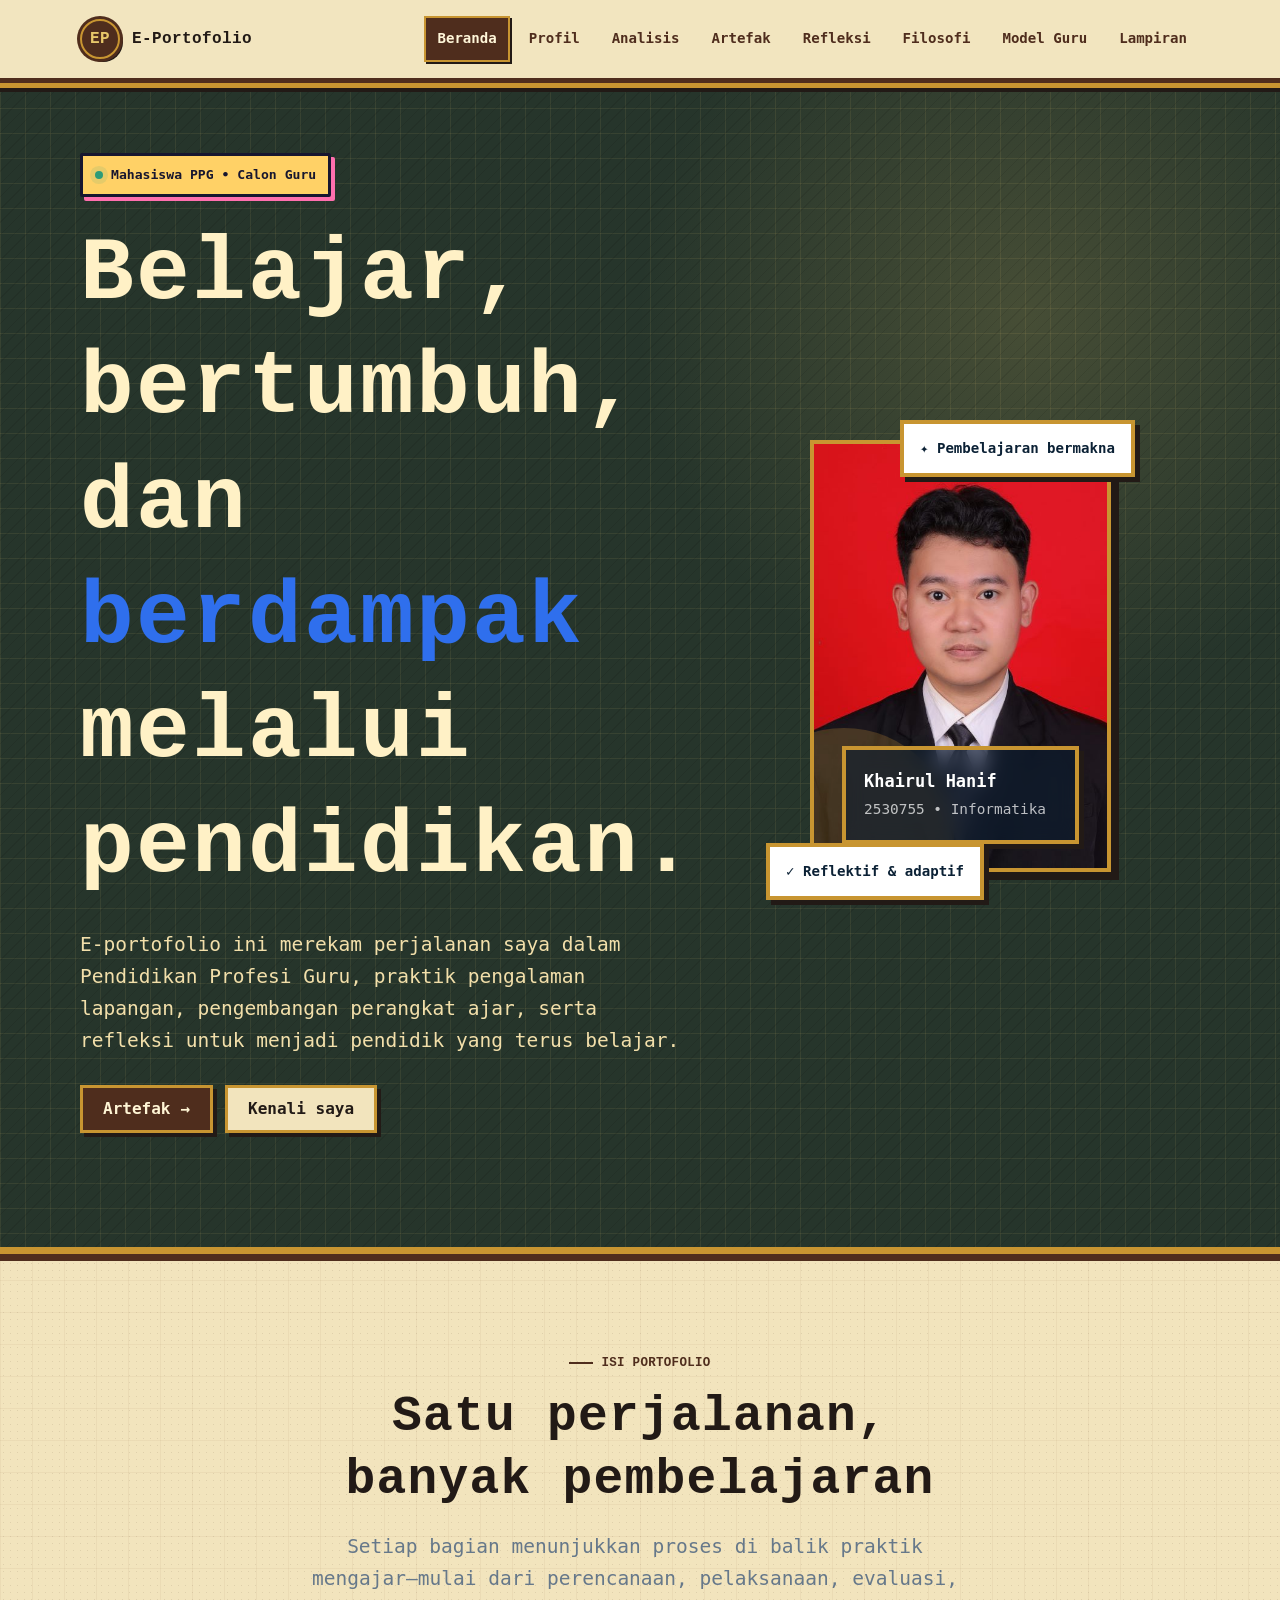
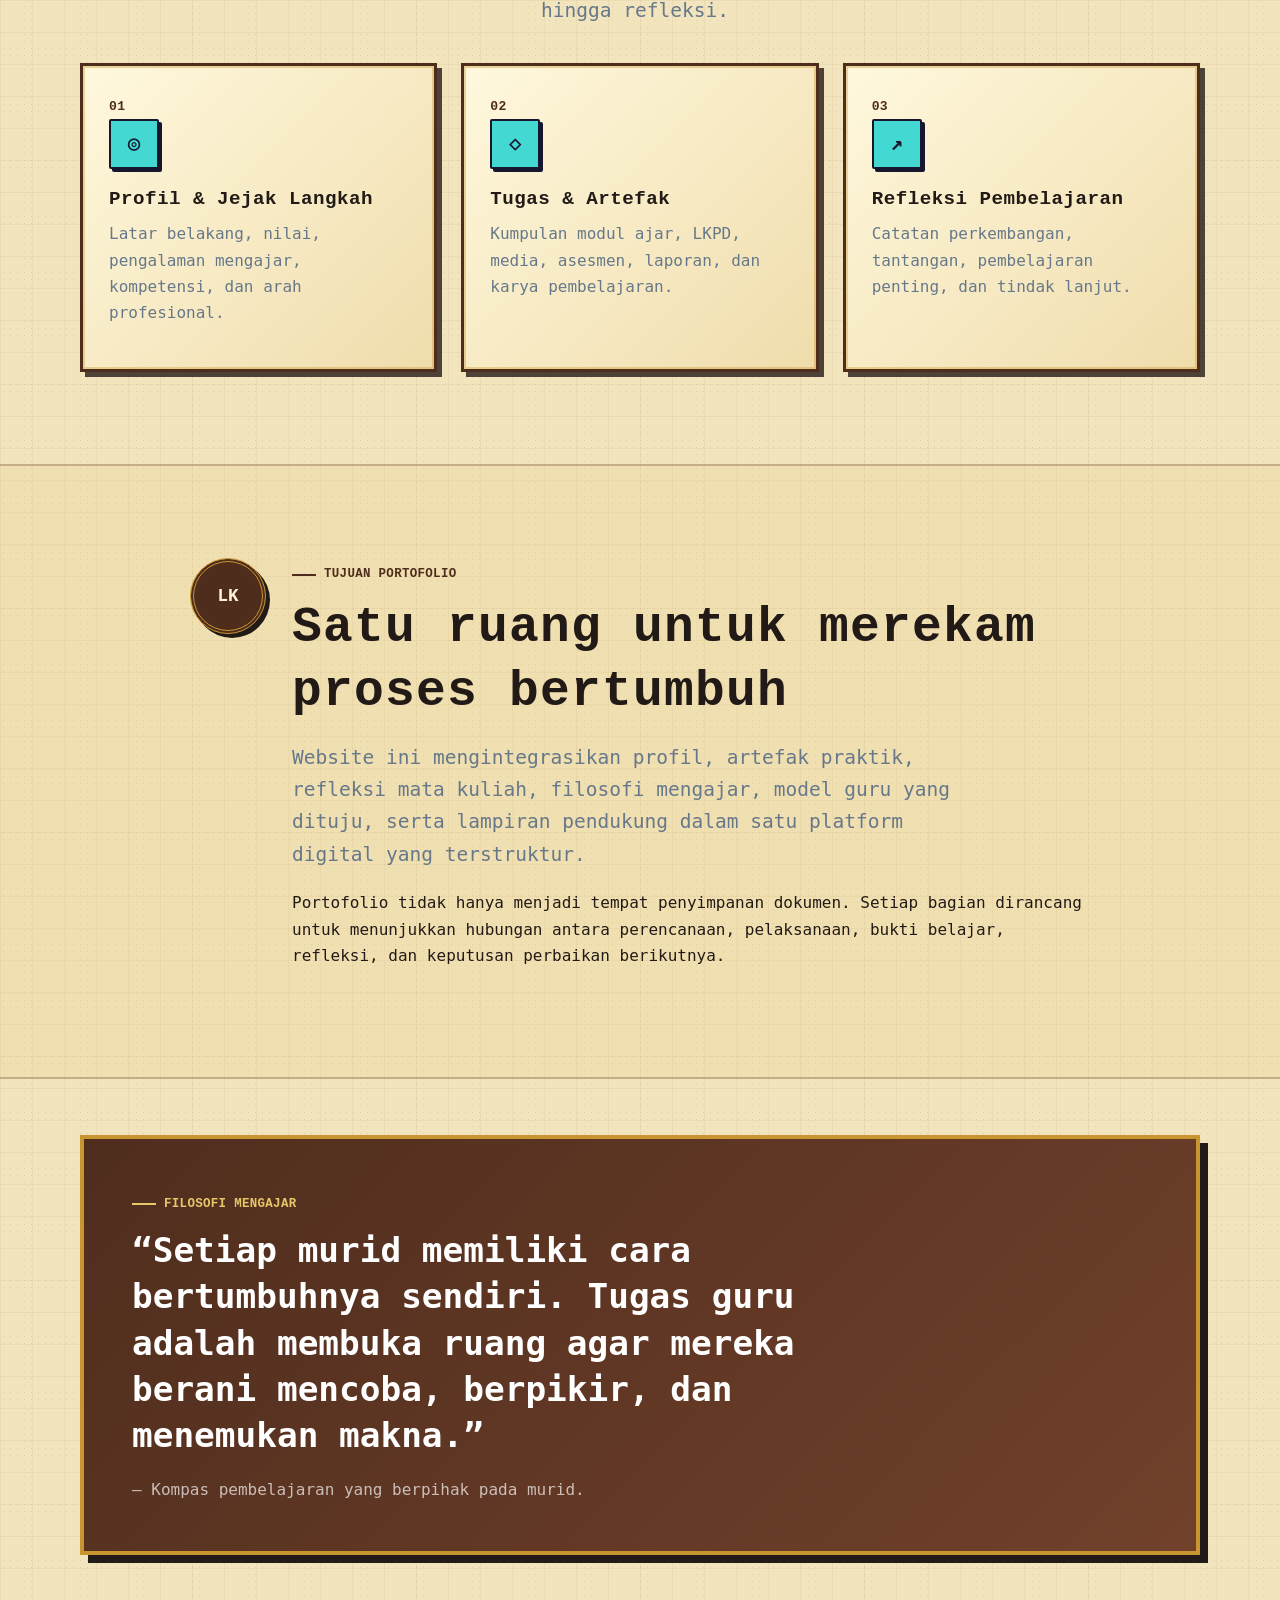
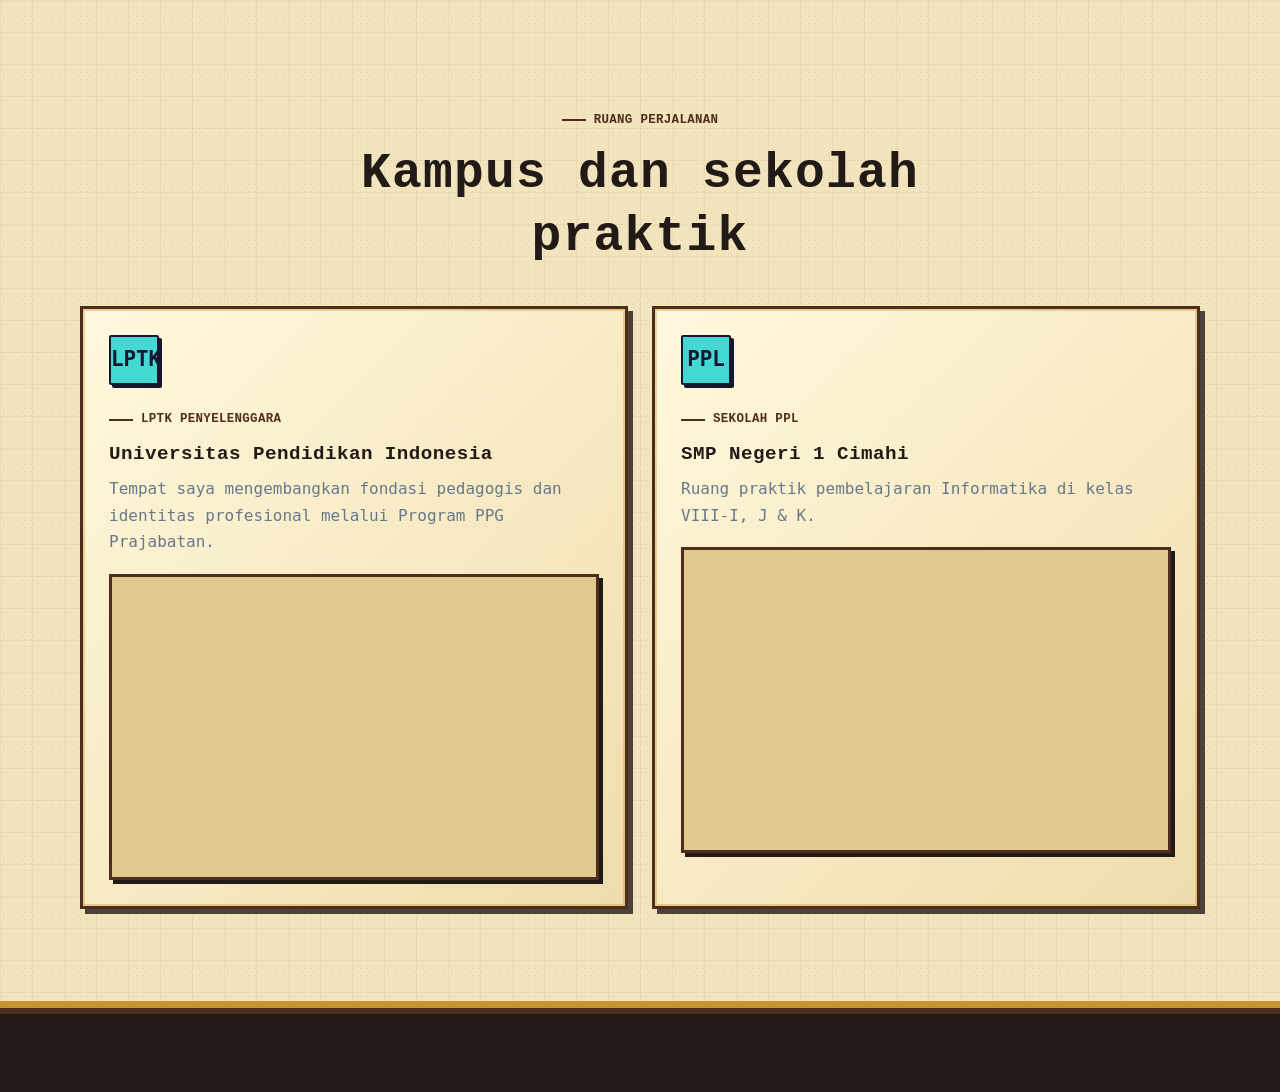
<file: index.html>
<!doctype html>
<html lang="id">
<head>
  <meta charset="utf-8">
  <meta name="viewport" content="width=device-width, initial-scale=1">
  <meta name="description" content="E-Portofolio PPG dan pengalaman praktik mengajar.">
  <title>Beranda | E-Portofolio PPG</title>
  <link rel="stylesheet" href="assets/css/style.css">
  <script src="assets/js/app.js" defer></script>
</head>
<body class="retro-page">
  <a class="skip-link" href="#main">Lewati ke konten</a>
  <div class="page-transition entering" aria-hidden="true"><div class="transition-mark">EP</div></div>
  <header class="site-header">
    <nav class="container nav-wrap" aria-label="Navigasi utama">
      <a class="brand" href="index.html"><span class="brand-mark">EP</span><span>E-Portofolio</span></a>
      <button class="menu-toggle" type="button" aria-label="Buka menu" aria-expanded="false"><span></span><span></span><span></span></button>
      <ul class="nav-links">
        <li><a class="active" href="index.html">Beranda</a></li><li><a href="profil.html">Profil</a></li><li><a href="analisis.html">Analisis</a></li><li><a href="artefak.html">Artefak</a></li><li><a href="refleksi.html">Refleksi</a></li><li><a href="filosofi.html">Filosofi</a></li><li><a href="model-guru.html">Model Guru</a></li><li><a href="lampiran.html">Lampiran</a></li>
      </ul>
    </nav>
  </header>

  <main id="main">
    <section class="hero">
      <div class="container hero-grid">
        <div data-reveal>
          <div class="hero-kicker"><span class="status-dot"></span> Mahasiswa PPG • Calon Guru</div>
          <h1>Belajar, bertumbuh, dan <span>berdampak</span> melalui pendidikan.</h1>
          <p class="lead">E-portofolio ini merekam perjalanan saya dalam Pendidikan Profesi Guru, praktik pengalaman lapangan, pengembangan perangkat ajar, serta refleksi untuk menjadi pendidik yang terus belajar.</p>
          <div class="actions"><a class="btn btn-primary" href="artefak.html">Artefak <span aria-hidden="true">→</span></a><a class="btn btn-secondary" href="profil.html">Kenali saya</a></div>
          <div class="stats">
          </div>
        </div>
        <div class="hero-visual" data-reveal style="--delay:140ms">
          <div class="portrait-card">
            <div class="portrait-placeholder"><img class="hero-profile-image" src="assets/images/pp.jpg" alt="Foto profil Khairul Hanif" loading="eager"></div>
            <div class="portrait-caption"><strong>Khairul Hanif</strong><span>2530755 • Informatika</span></div>
          </div>
          <div class="floating-note note-one">✦ Pembelajaran bermakna</div>
          <div class="floating-note note-two">✓ Reflektif & adaptif</div>
        </div>
      </div>
    </section>

    <section class="section">
      <div class="container">
        <div class="section-heading center" data-reveal><span class="eyebrow">Isi portofolio</span><h2>Satu perjalanan, banyak pembelajaran</h2><p class="lead">Setiap bagian menunjukkan proses di balik praktik mengajar—mulai dari perencanaan, pelaksanaan, evaluasi, hingga refleksi.</p></div>
        <div class="grid-3">
          <a class="card hover-lift" href="profil.html" data-reveal><span class="feature-number">01</span><div class="icon-box">◎</div><h3>Profil & Jejak Langkah</h3><p class="muted">Latar belakang, nilai, pengalaman mengajar, kompetensi, dan arah profesional.</p></a>
          <a class="card hover-lift" href="artefak.html" data-reveal style="--delay:90ms"><span class="feature-number">02</span><div class="icon-box">◇</div><h3>Tugas & Artefak</h3><p class="muted">Kumpulan modul ajar, LKPD, media, asesmen, laporan, dan karya pembelajaran.</p></a>
          <a class="card hover-lift" href="refleksi.html" data-reveal style="--delay:180ms"><span class="feature-number">03</span><div class="icon-box">↗</div><h3>Refleksi Pembelajaran</h3><p class="muted">Catatan perkembangan, tantangan, pembelajaran penting, dan tindak lanjut.</p></a>
        </div>
      </div>
    </section>

    <section class="section portfolio-purpose">
      <div class="container purpose-layout"><div class="journal-seal" data-reveal">LK</div><div data-reveal style="--delay:70ms"><span class="eyebrow">TUJUAN PORTOFOLIO</span><h2>Satu ruang untuk merekam proses bertumbuh</h2><p class="lead">Website ini mengintegrasikan profil, artefak praktik, refleksi mata kuliah, filosofi mengajar, model guru yang dituju, serta lampiran pendukung dalam satu platform digital yang terstruktur.</p><p>Portofolio tidak hanya menjadi tempat penyimpanan dokumen. Setiap bagian dirancang untuk menunjukkan hubungan antara perencanaan, pelaksanaan, bukti belajar, refleksi, dan keputusan perbaikan berikutnya.</p></div></div>
    </section>

    <section class="section-sm">
      <div class="container">
        <div class="quote-panel" data-reveal>
          <span class="eyebrow" style="color:#e7c76a">Filosofi mengajar</span>
          <blockquote>“Setiap murid memiliki cara bertumbuhnya sendiri. Tugas guru adalah membuka ruang agar mereka berani mencoba, berpikir, dan menemukan makna.”</blockquote>
          <p>— Kompas pembelajaran yang berpihak pada murid.</p>
        </div>
      </div>
    </section>

    <section class="section">
      <div class="container">
        <div class="section-heading center" data-reveal><span class="eyebrow">RUANG PERJALANAN</span><h2>Kampus dan sekolah praktik</h2></div><div class="grid-2 location-grid">
          <article class="card location-card" data-reveal><div class="icon-box">LPTK</div><span class="eyebrow">LPTK PENYELENGGARA</span><h3>Universitas Pendidikan Indonesia</h3><p class="muted">Tempat saya mengembangkan fondasi pedagogis dan identitas profesional melalui Program PPG Prajabatan.</p><div class="map-preview">
<iframe src="https://www.google.com/maps/embed?pb=!1m18!1m12!1m3!1d3961.2442719864075!2d107.59208339999999!3d-6.861301299999999!2m3!1f0!2f0!3f0!3m2!1i1024!2i768!4f13.1!3m3!1m2!1s0x2e68e6b943c2c5ff%3A0xee36226510a79e76!2sIndonesia%20University%20of%20Education!5e0!3m2!1sen!2sid!4v1792828615540!5m2!1sen!2sid" width="600" height="450" style="border:0;" allowfullscreen="true" loading="lazy" referrerpolicy="strict-origin-when-cross-origin">
</iframe>
</div></article>
          <article class="card location-card" data-reveal style="--delay:80ms"><div class="icon-box">PPL</div><span class="eyebrow">SEKOLAH PPL</span><h3>SMP Negeri 1 Cimahi</h3><p class="muted">Ruang praktik pembelajaran Informatika di kelas VIII-I, J & K.</p><div class="map-preview">
<iframe src="https://www.google.com/maps/embed?pb=!1m18!1m12!1m3!1d3961.1138820940664!2d107.544319!3d-6.8769570999999985!2m3!1f0!2f0!3f0!3m2!1i1024!2i768!4f13.1!3m3!1m2!1s0x2e68e450889a84f7%3A0x1b51460bdee98f0c!2sSMP%20Negeri%201%20Cimahi!5e0!3m2!1sen!2sid!4v1792828957221!5m2!1sen!2sid" width="600" height="450" style="border:0;" allowfullscreen="true" loading="lazy" referrerpolicy="strict-origin-when-cross-origin">
  </iframe>
</div></article></div>
      </div>
    </section>
  </main>

  <footer class="site-footer">
  </footer>
</body>
</html>
</file>
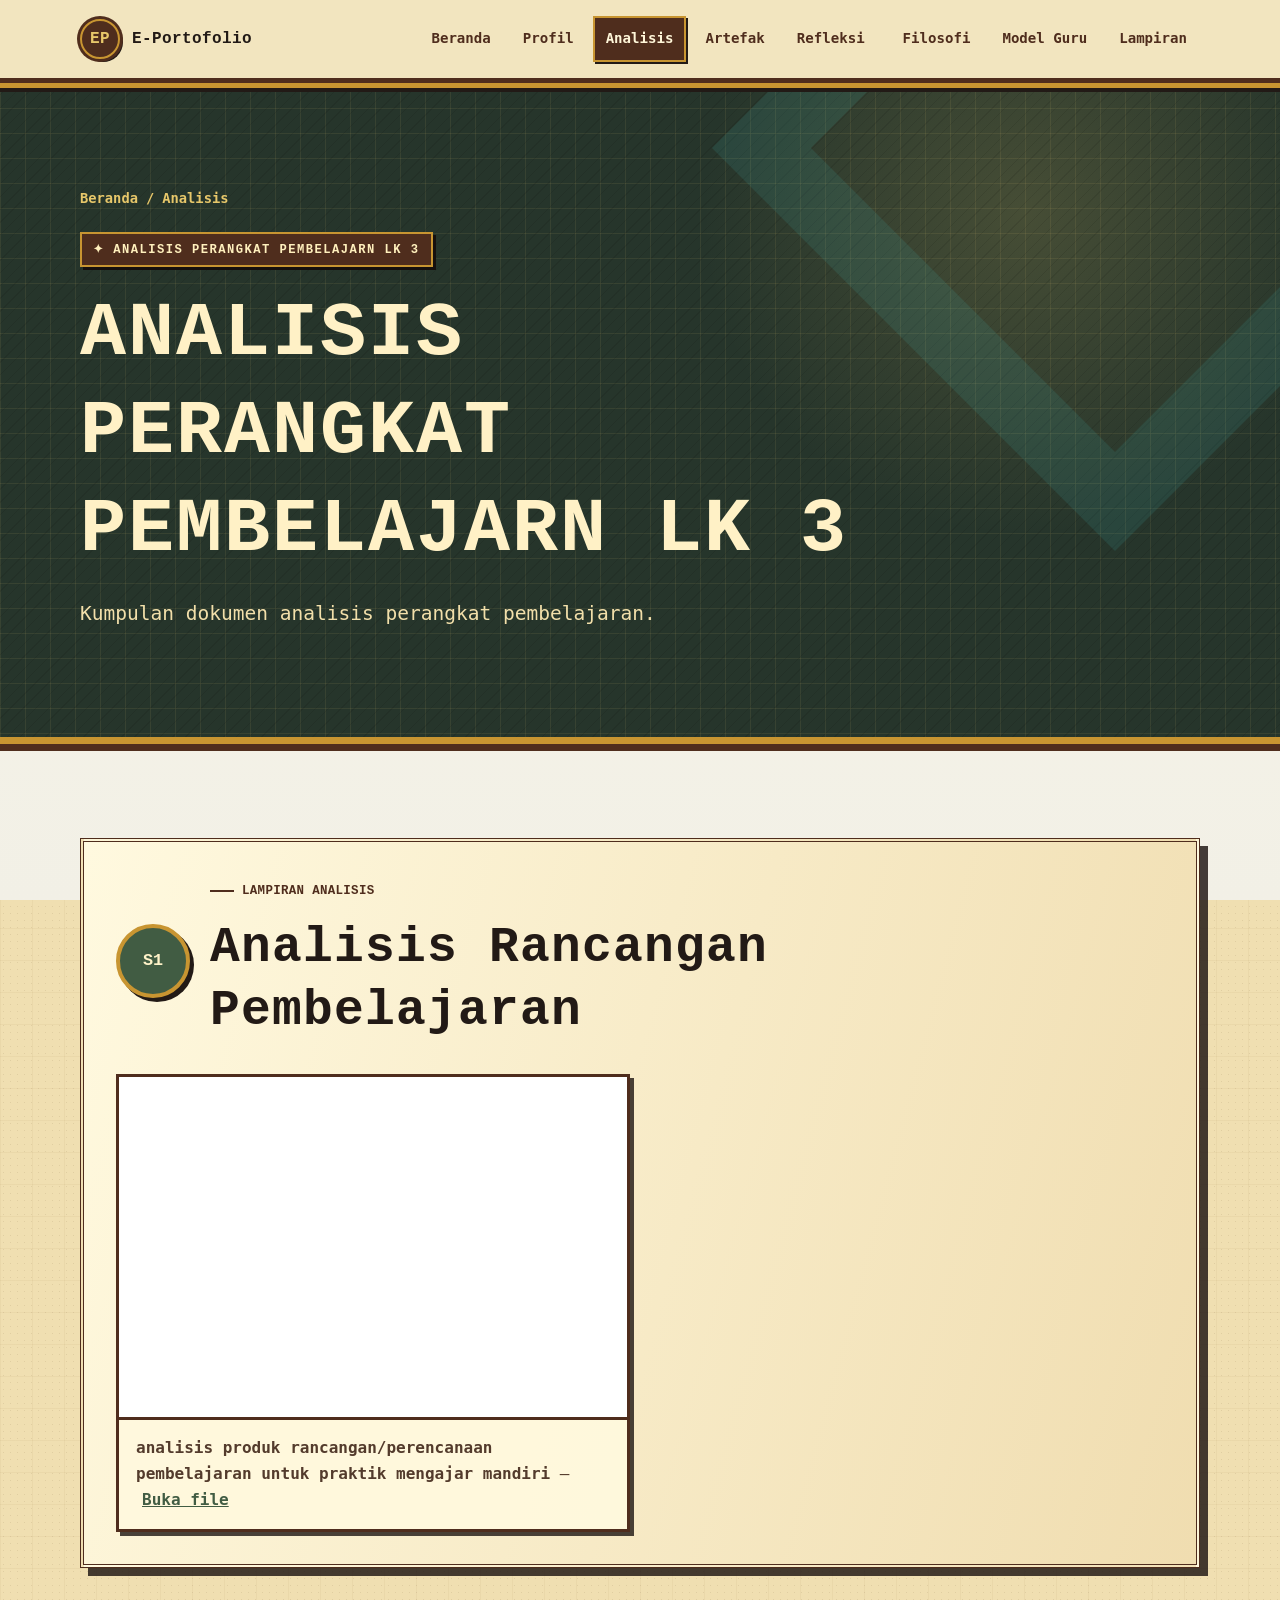
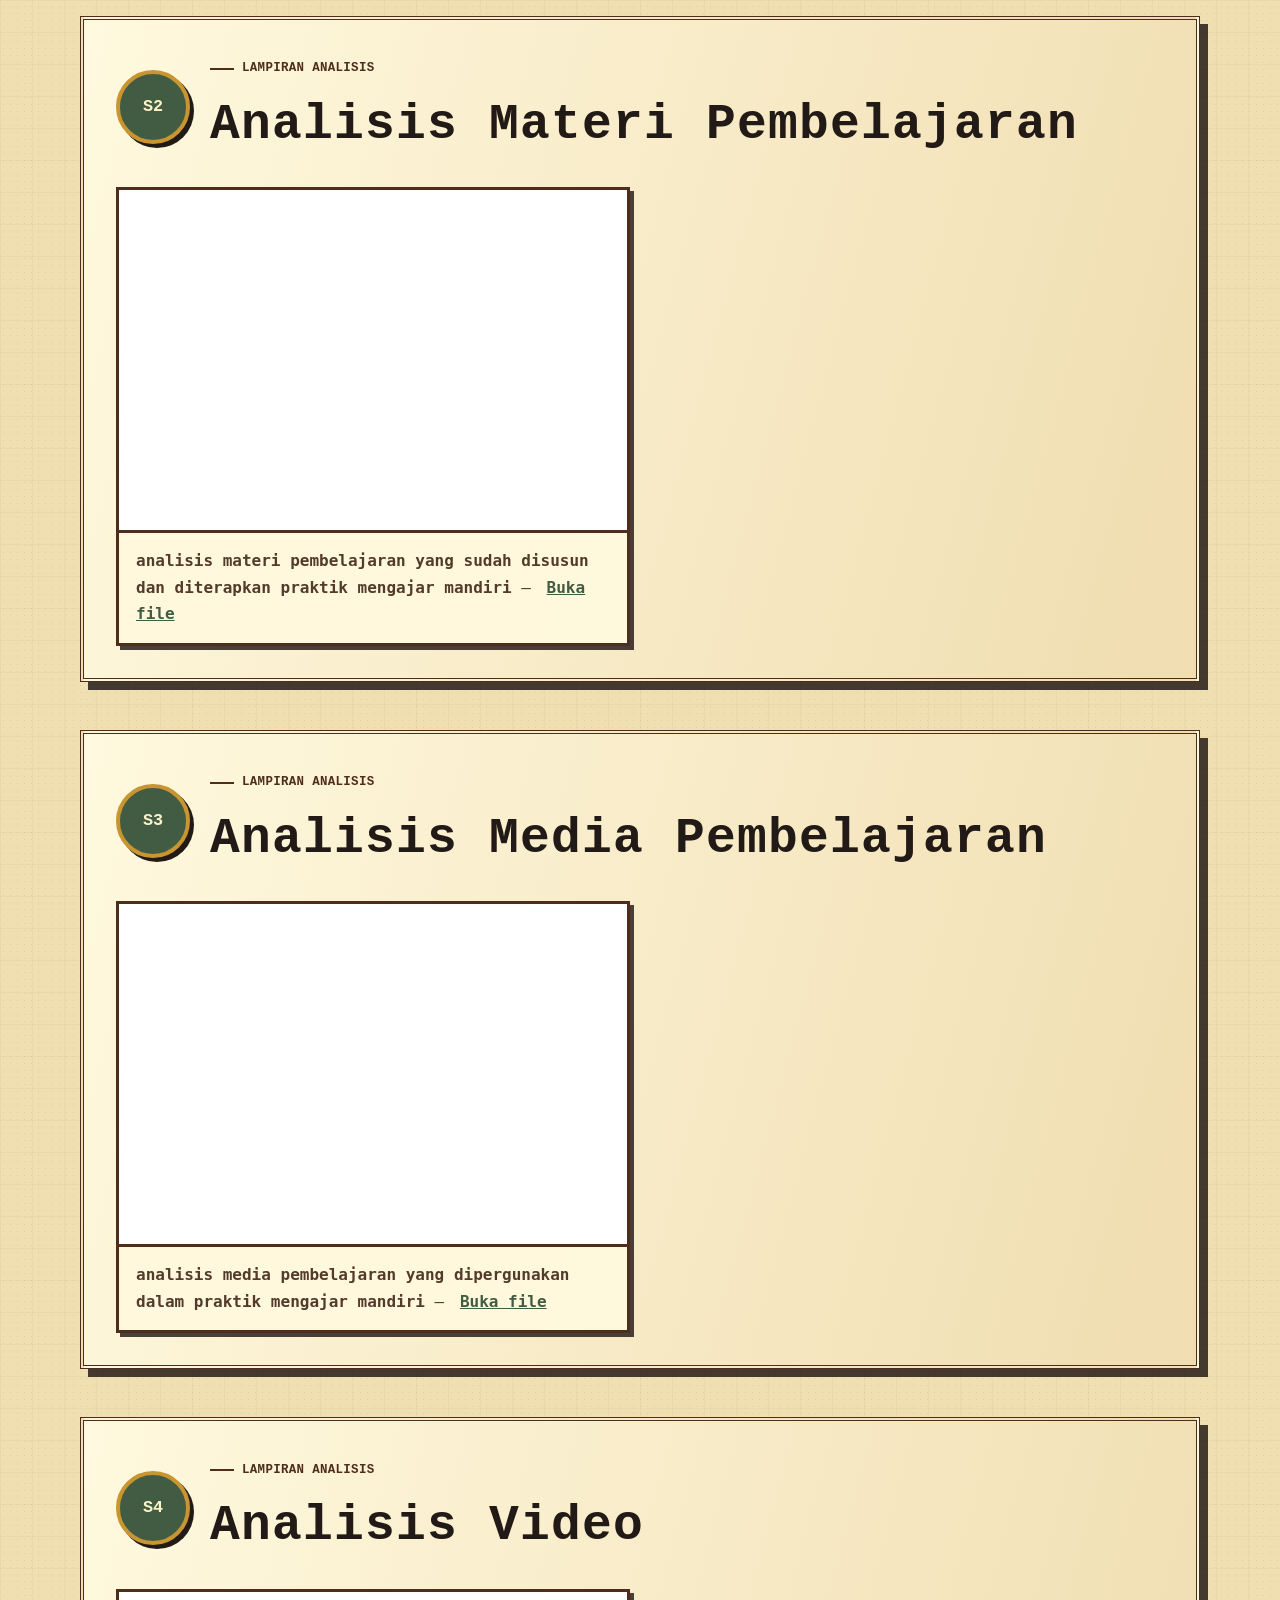
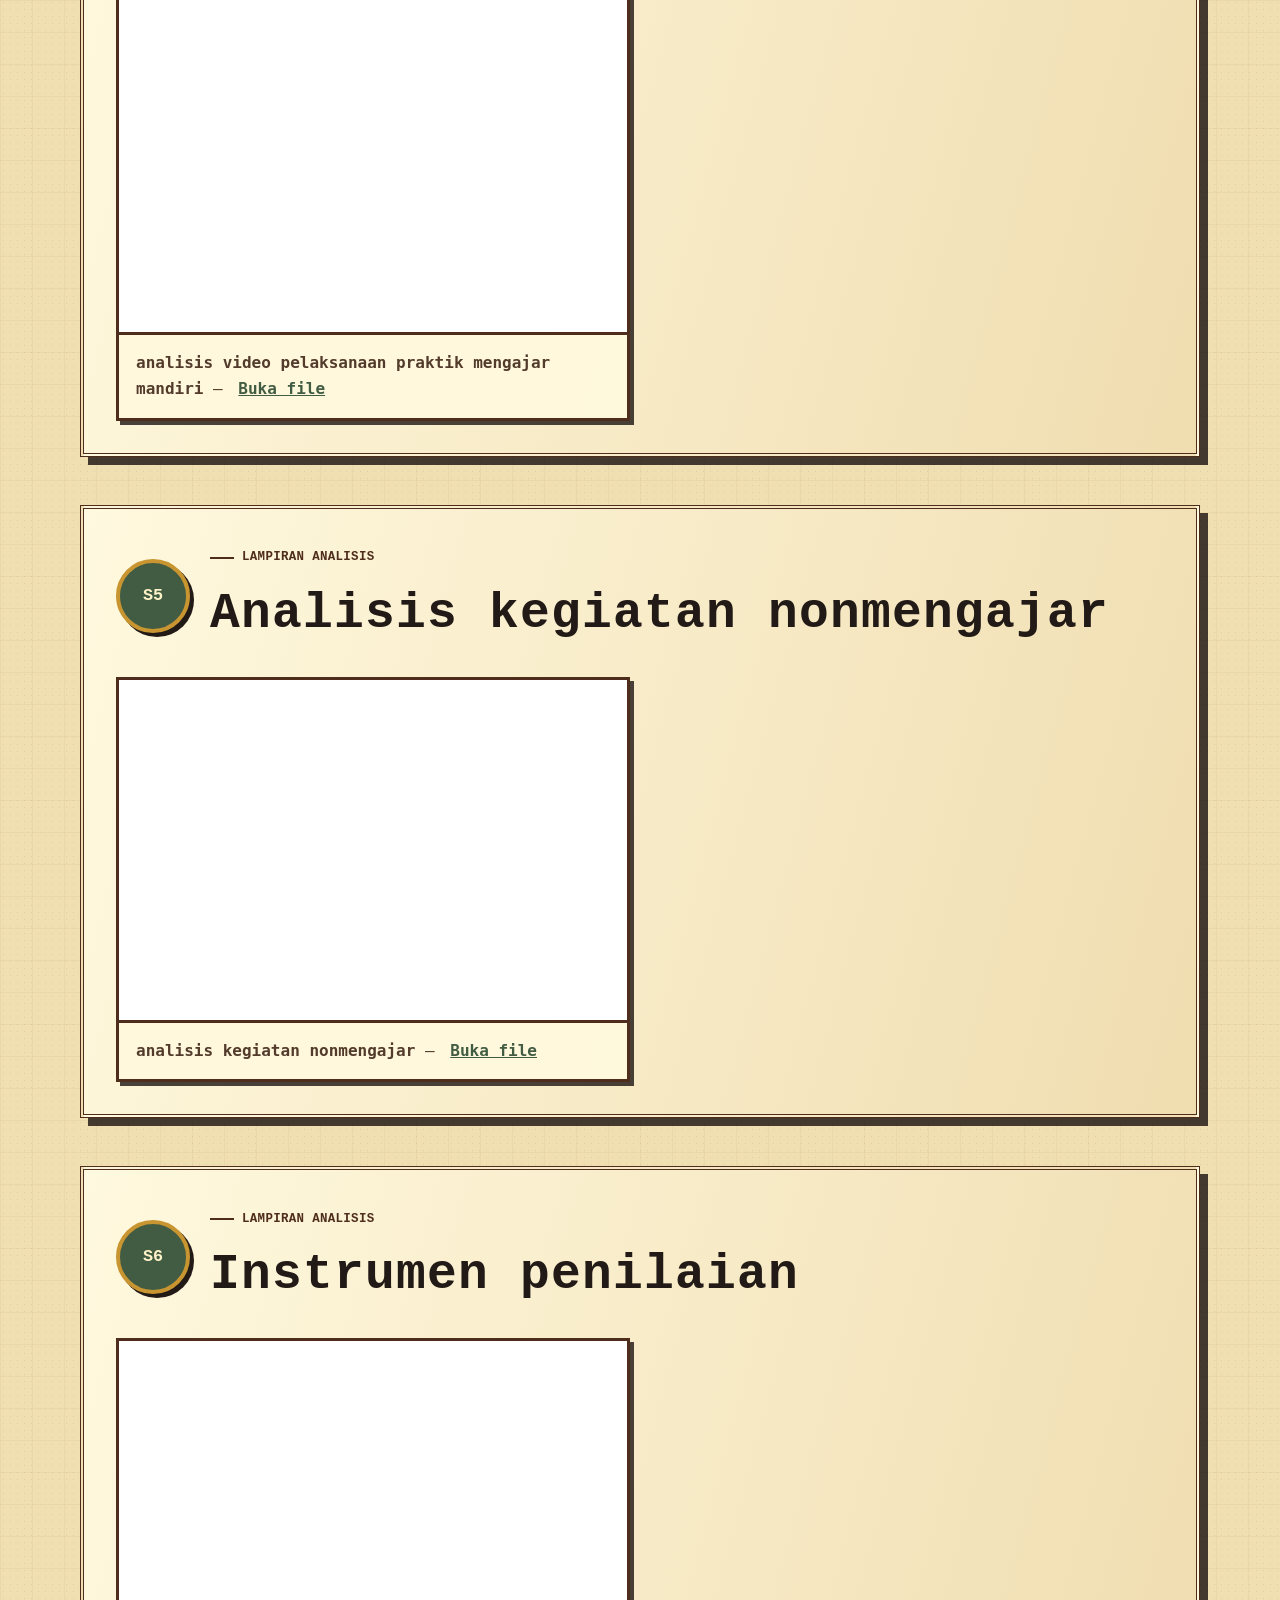
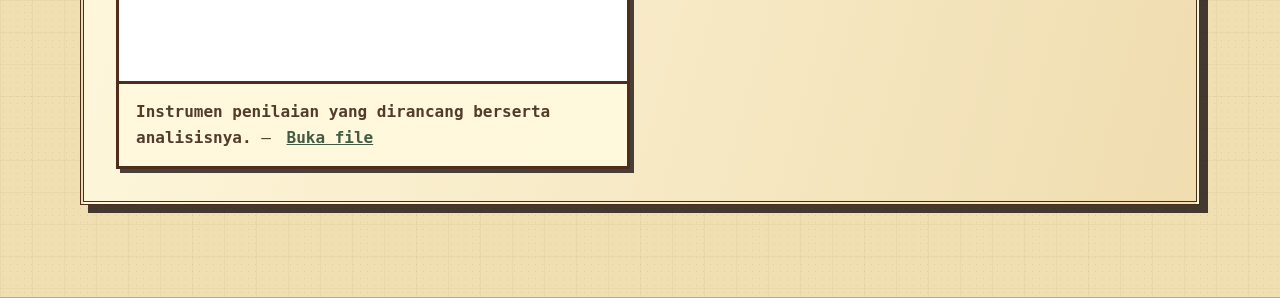
<file: analisis.html>
<!doctype html>
<html lang="id">
<head>
  <meta charset="utf-8">
  <meta name="viewport" content="width=device-width, initial-scale=1">
  <meta name="description" content="Lampiran analisis pembelajaran Siklus 1 sampai 4 dalam e-portofolio PPG.">
  <title>Analisis | E-Portofolio PPG</title>
  <link rel="stylesheet" href="assets/css/style.css">
  <script src="assets/js/app.js" defer></script>
  <script src="assets/js/analisis.js" defer></script>
</head>
<body class="retro-page rpg-page">
  <a class="skip-link" href="#main">Lewati ke konten</a>
  <div class="page-transition entering" aria-hidden="true"><div class="transition-mark">✦</div></div>

  <header class="site-header">
    <nav class="container nav-wrap" aria-label="Navigasi utama">
      <a class="brand" href="index.html"><span class="brand-mark">EP</span><span>E-Portofolio</span></a>
      <button class="menu-toggle" type="button" aria-label="Buka menu" aria-expanded="false"><span></span><span></span><span></span></button>
      <ul class="nav-links"><li><a href="index.html">Beranda</a></li><li><a href="profil.html">Profil</a></li><li><a class="active" href="analisis.html">Analisis</a></li><li><a href="artefak.html">Artefak</a></li><li><a href="refleksi.html">Refleksi</a></li><li></a></li><li><a href="filosofi.html">Filosofi</a></li><li><a href="model-guru.html">Model Guru</a></li><li><a href="lampiran.html">Lampiran</a></li></ul>
    </nav>
  </header>

  <main id="main">
    <section class="page-hero rpg-hero">
      <div class="container" data-reveal>
        <div class="breadcrumbs"><a href="index.html">Beranda</a><span>/</span><span>Analisis</span></div>
        <span class="quest-label">✦ ANALISIS PERANGKAT PEMBELAJARN LK 3</span>
        <h1>ANALISIS PERANGKAT PEMBELAJARN LK 3</h1>
        <p class="lead">Kumpulan dokumen analisis perangkat pembelajaran.</p>
      </div>
    </section>

    <section class="section artifact-query" hidden>
      <div class="container">
        <div class="journal-intro" data-reveal>
        </div>
        <div class="cycle-selector" id="analysisSelector" role="group" aria-label="Navigasi analisis per siklus"></div>
      </div>
    </section>

    <section class="section cycle-content-section">
      <div class="container"><div id="analysisContent" aria-live="polite"></div></div>
    </section>
  </main>
</body>
</html>
</file>
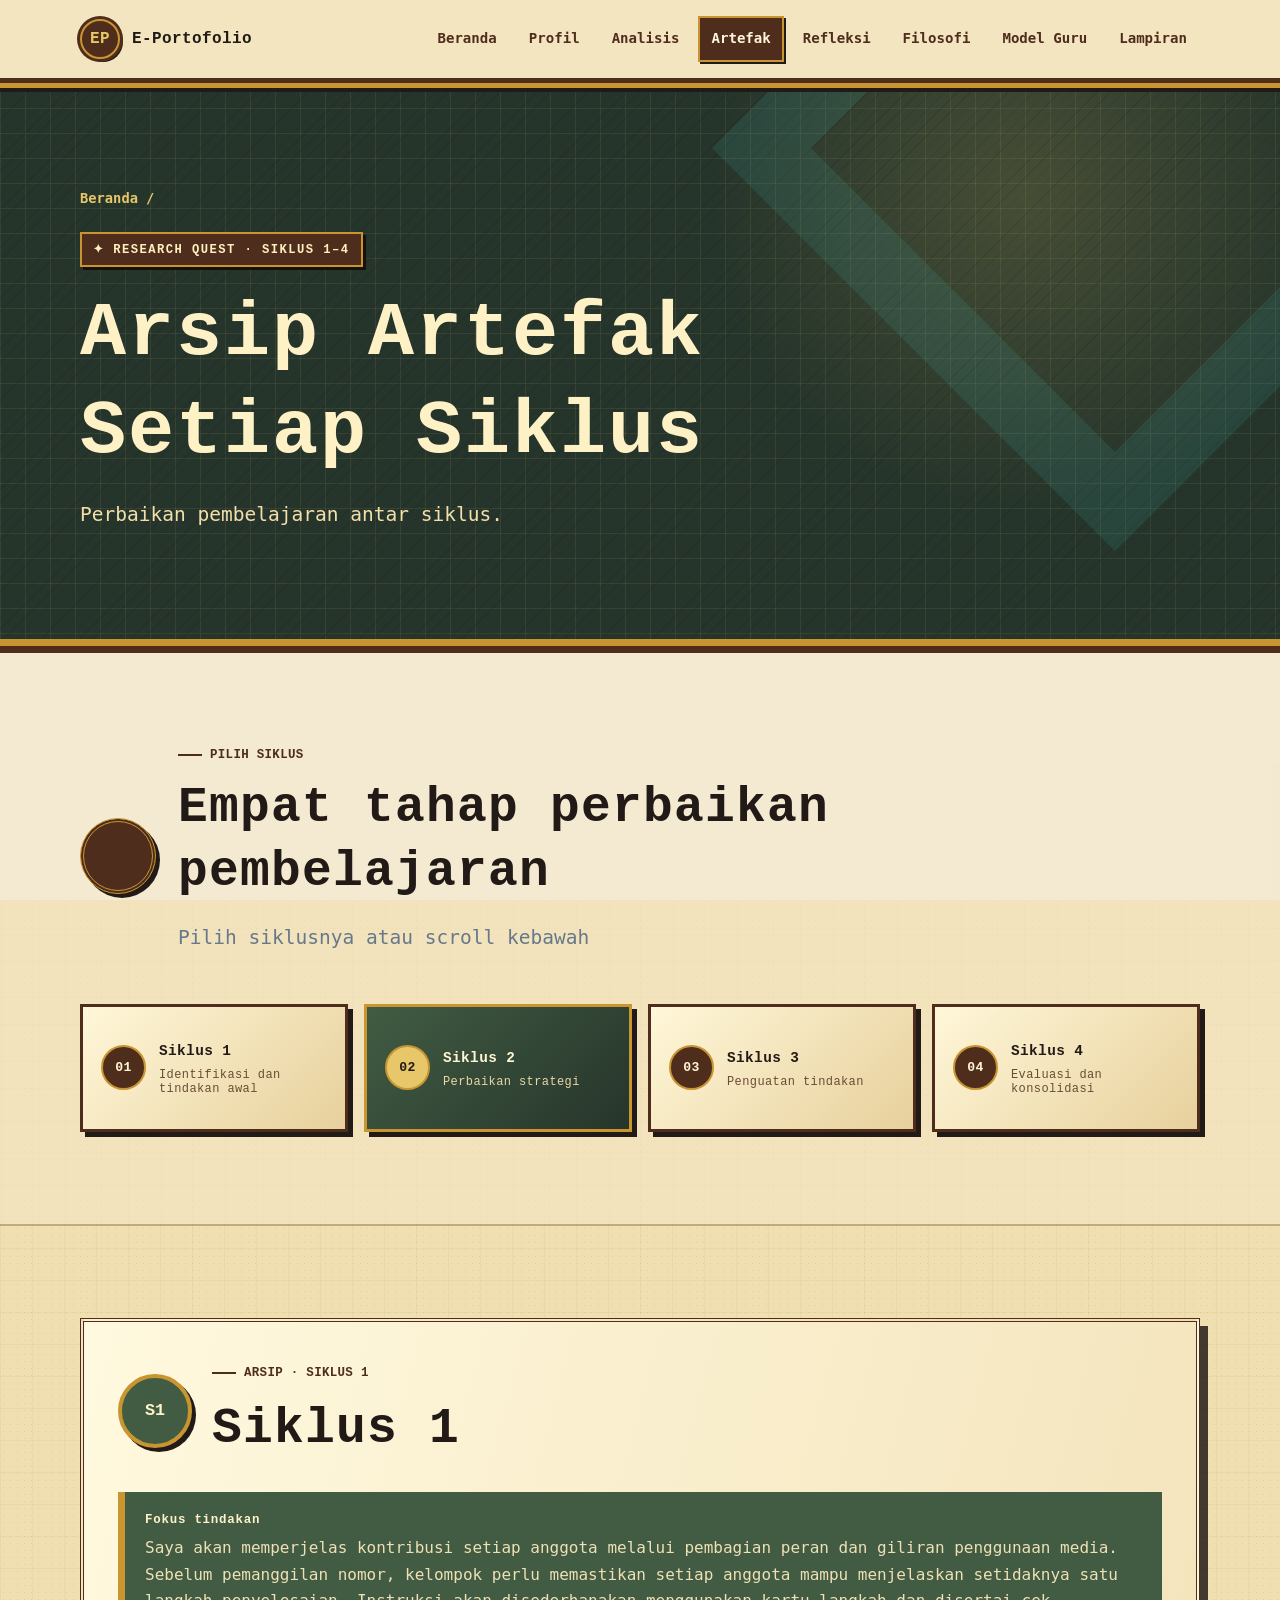
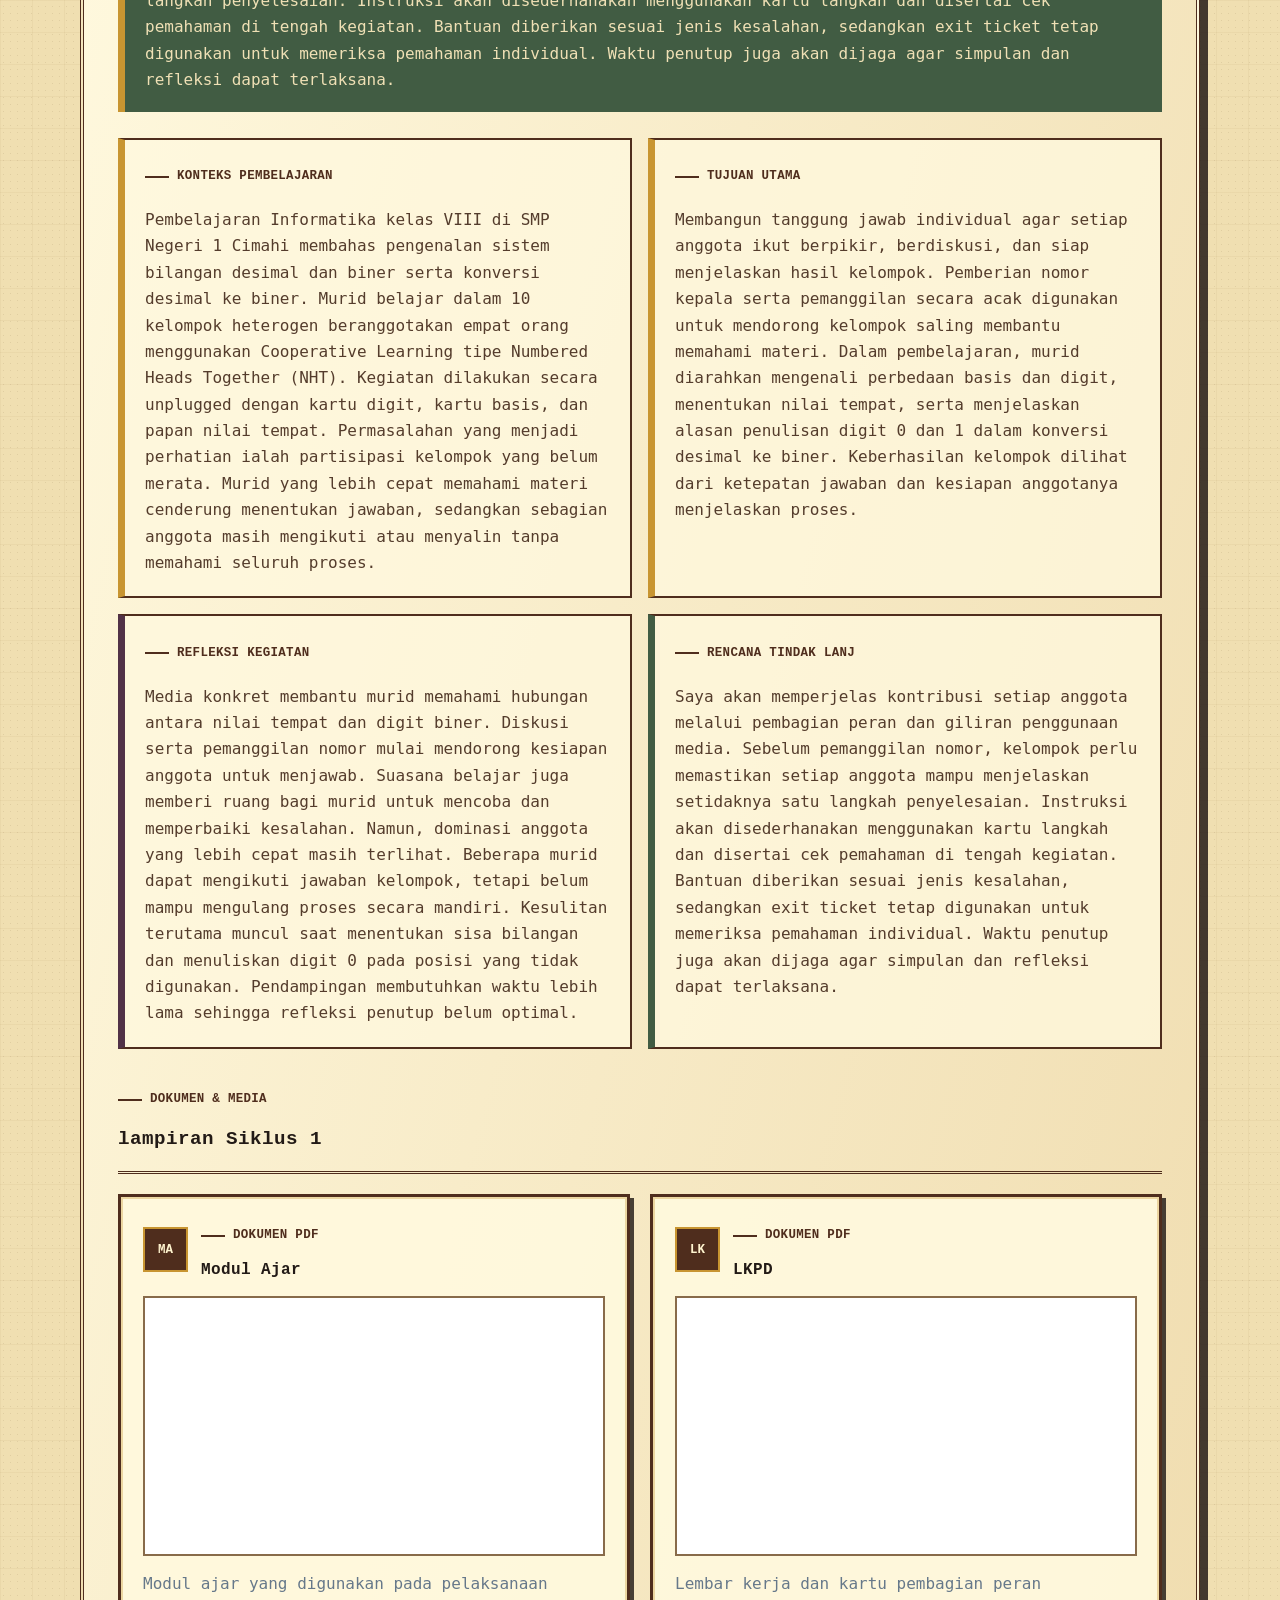
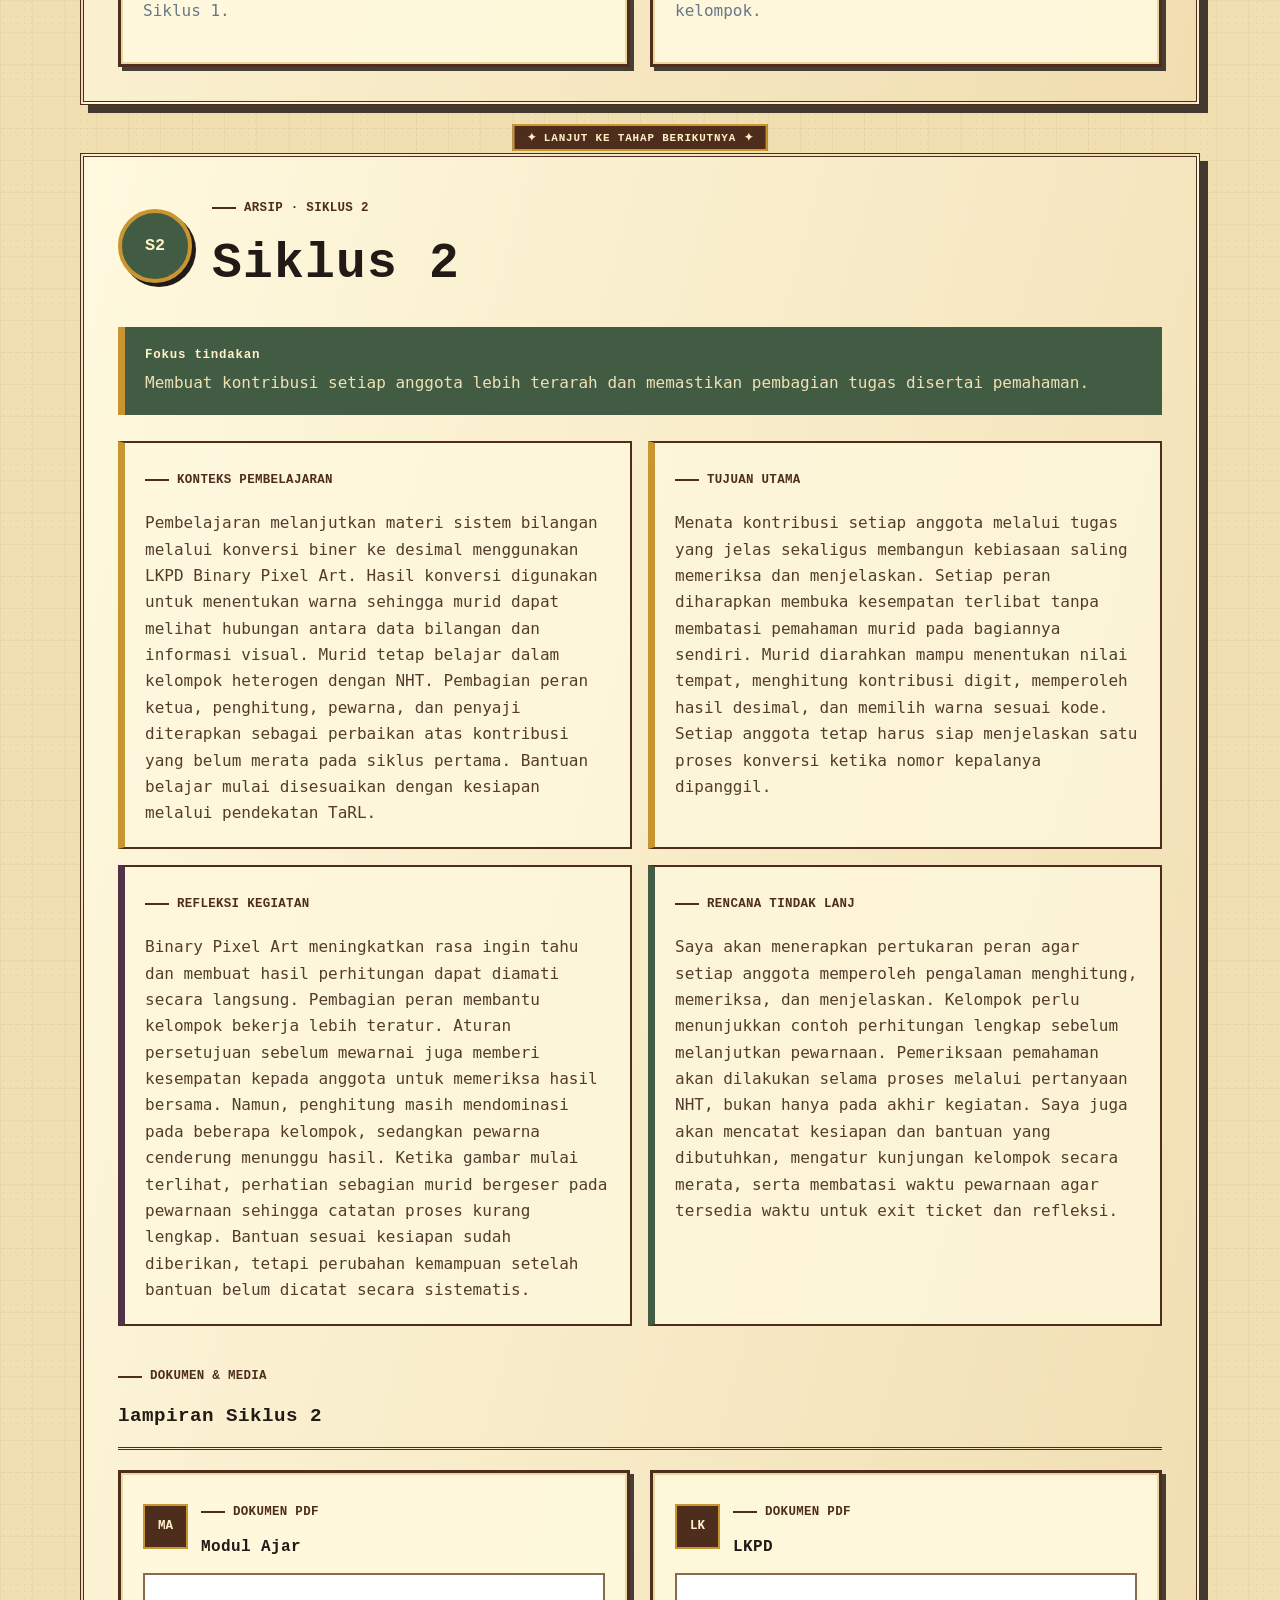
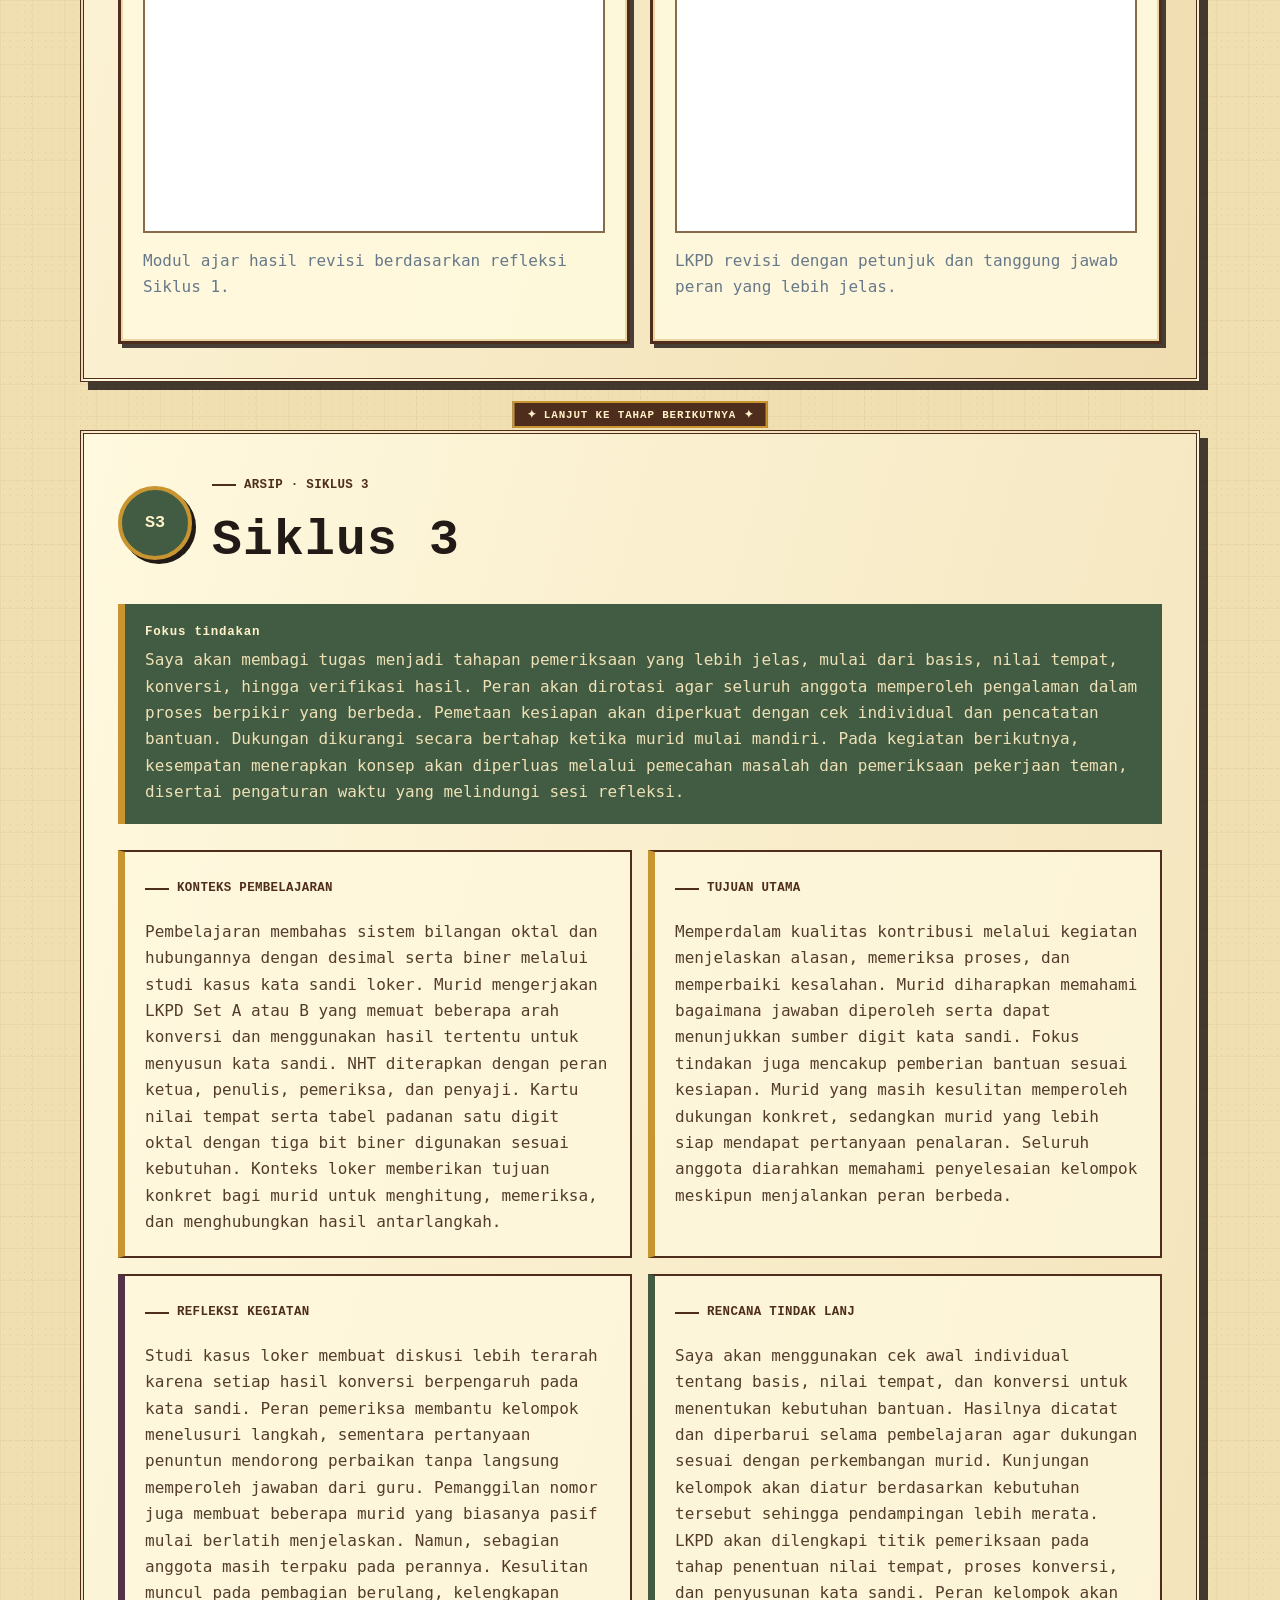
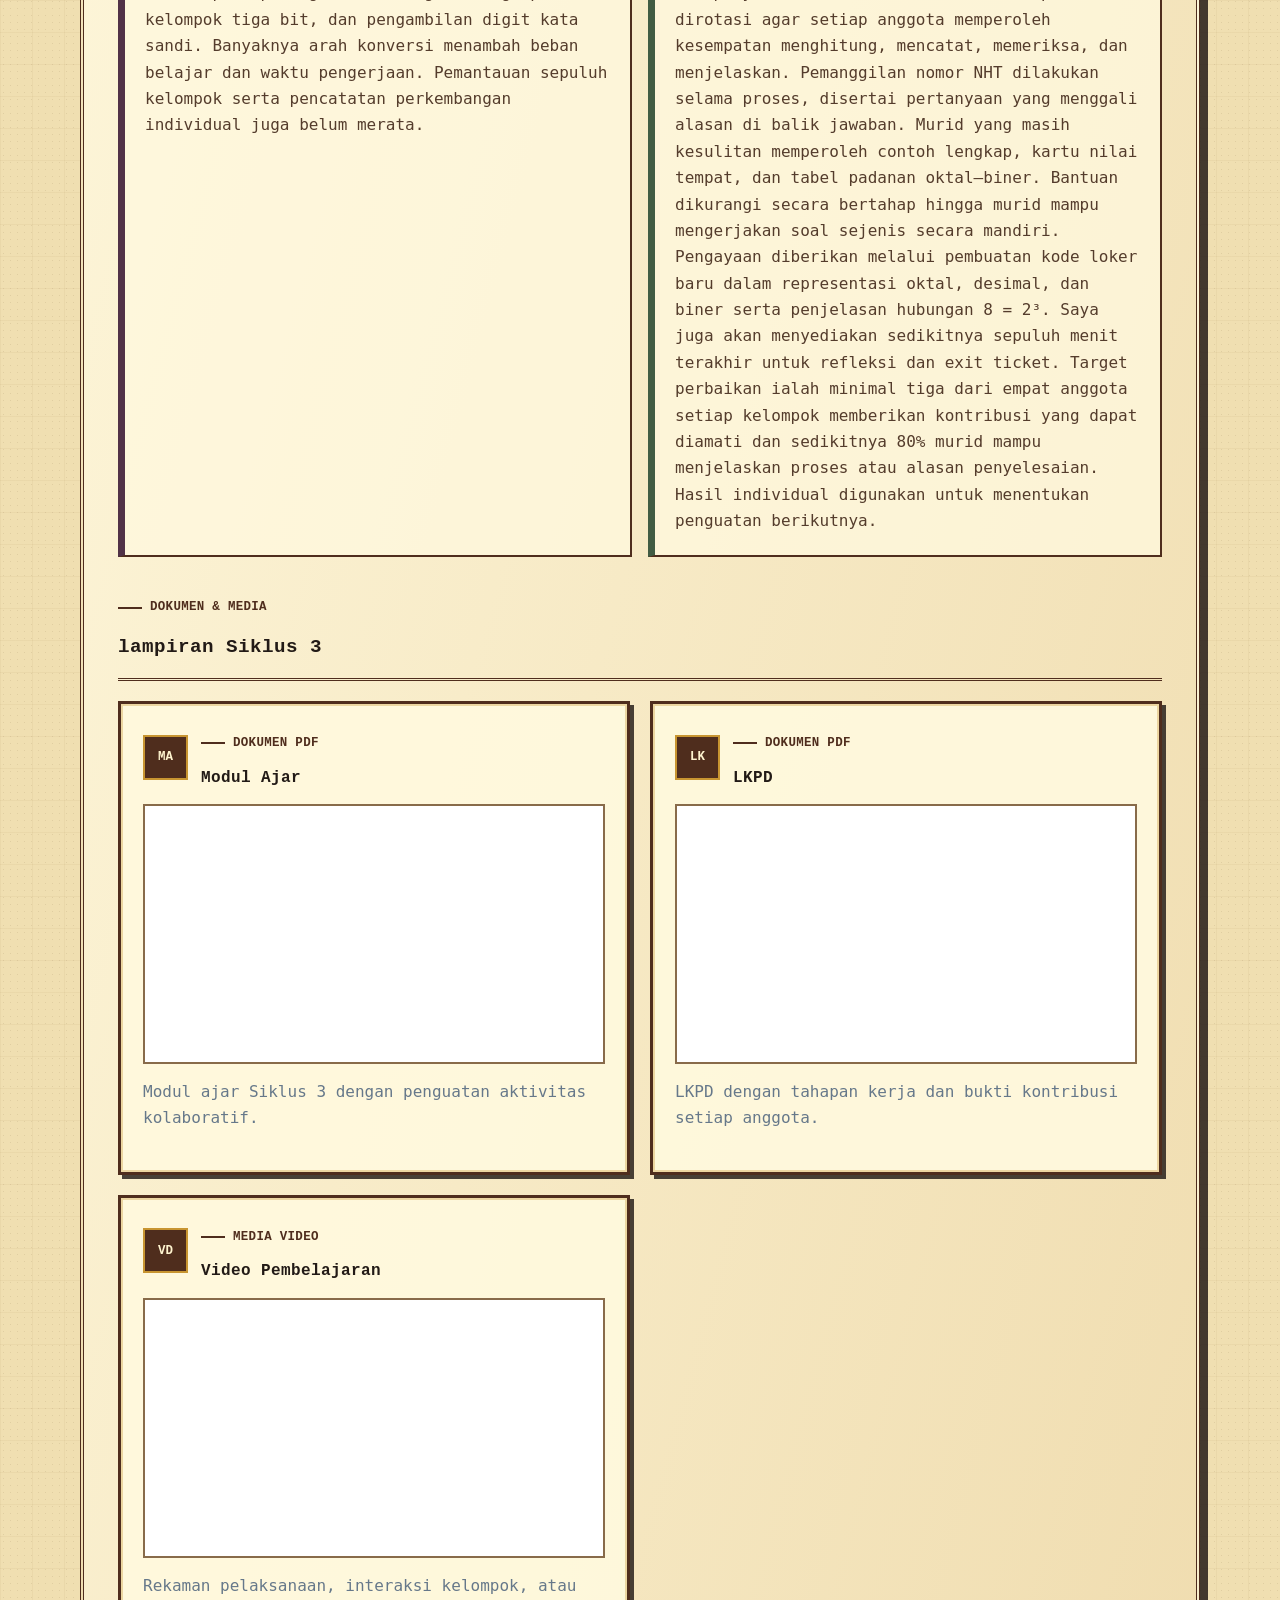
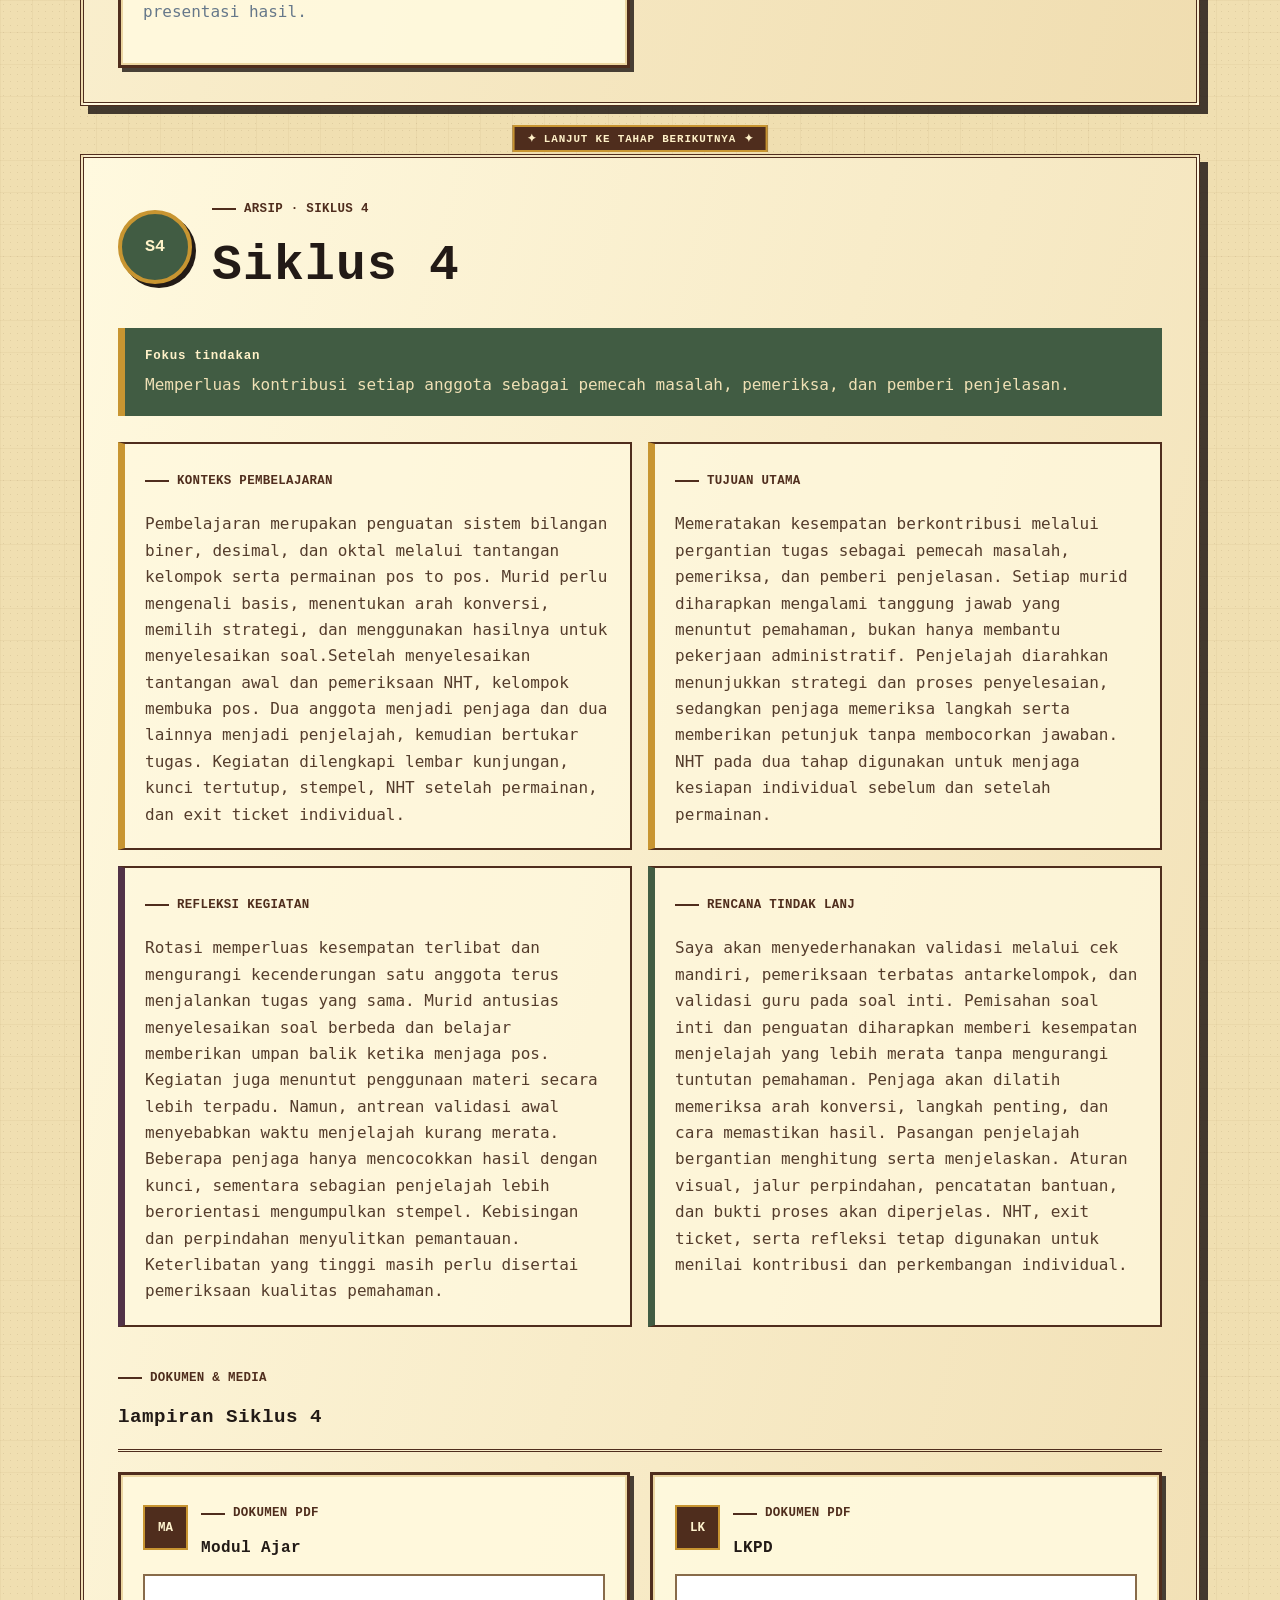
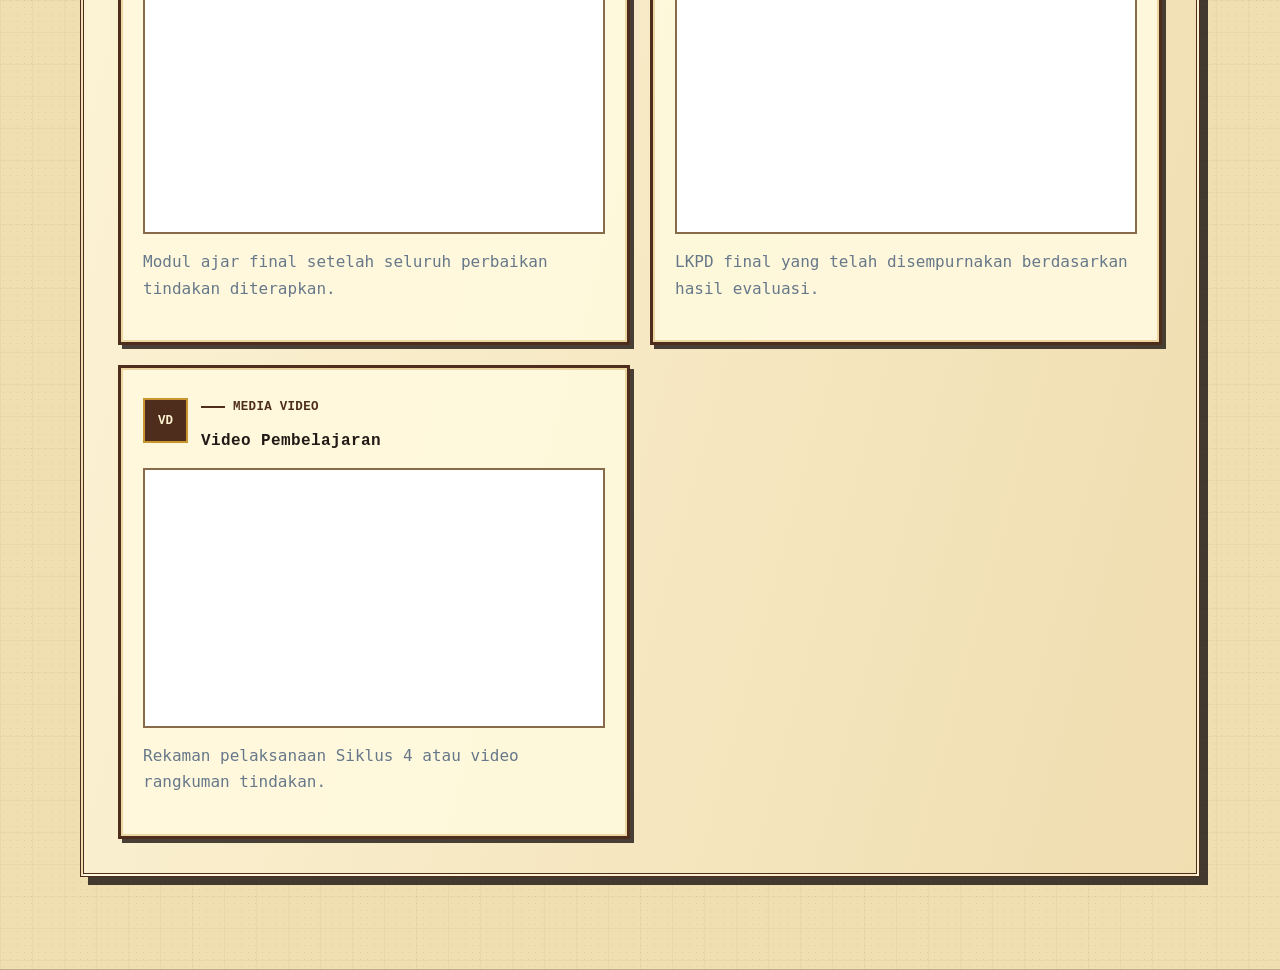
<file: artefak.html>
<!doctype html>
<html lang="id">
<head>
  <meta charset="utf-8"><meta name="viewport" content="width=device-width, initial-scale=1"><meta name="description" content="Artefak PTK Siklus 1 sampai 4 dalam e-portofolio PPG."><title>Artefak | E-Portofolio PPG</title>
  <link rel="stylesheet" href="assets/css/style.css"><script src="assets/js/app.js" defer></script><script src="assets/js/artefak.js" defer></script>
  <style>
    /* Khusus halaman Artefak: semua siklus tampil dan dapat dituju dari kartu pemilih. */
    #cycleContent { display: grid; gap: 48px; }
    #cycleContent .cycle-vault { scroll-margin-top: 110px; }
    #cycleContent .cycle-vault + .cycle-vault { position: relative; }
    #cycleContent .cycle-vault + .cycle-vault::before {
      content: "✦ LANJUT KE TAHAP BERIKUTNYA ✦";
      position: absolute;
      top: -33px;
      left: 50%;
      transform: translateX(-50%);
      padding: 5px 12px;
      color: #fff1c8;
      background: var(--rpg-leather);
      border: 2px solid var(--rpg-gold);
      white-space: nowrap;
      font: 700 .68rem Consolas, monospace;
      letter-spacing: .08em;
    }
  </style>
</head>
<body class="retro-page rpg-page">
  <a class="skip-link" href="#main">Lewati ke konten</a><div class="page-transition entering" aria-hidden="true"><div class="transition-mark">✦</div></div>
  <header class="site-header"><nav class="container nav-wrap" aria-label="Navigasi utama"><a class="brand" href="index.html"><span class="brand-mark">EP</span><span>E-Portofolio</span></a><button class="menu-toggle" type="button" aria-label="Buka menu" aria-expanded="false"><span></span><span></span><span></span></button><ul class="nav-links"><li><a href="index.html">Beranda</a></li><li><a href="profil.html">Profil</a></li><li><a href="analisis.html">Analisis</a></li><li><a class="active" href="artefak.html">Artefak</a></li><li><a href="refleksi.html">Refleksi</a></li><li><a href="filosofi.html">Filosofi</a></li><li><a href="model-guru.html">Model Guru</a></li><li><a href="lampiran.html">Lampiran</a></li></ul></nav></header>
  <main id="main">
    <section class="page-hero rpg-hero"><div class="container" data-reveal><div class="breadcrumbs"><a href="index.html">Beranda</a><span>/</span><span></span></div><span class="quest-label">✦ RESEARCH QUEST · SIKLUS 1–4</span><h1>Arsip Artefak<br>Setiap Siklus</h1><p class="lead">Perbaikan pembelajaran antar siklus.</p></div></section>
    <section class="section artifact-query"><div class="container">
      <div class="journal-intro" data-reveal><div class="journal-seal"></div><div><span class="eyebrow">Pilih Siklus</span><h2>Empat tahap perbaikan pembelajaran</h2><p class="lead">Pilih siklusnya atau scroll kebawah</p></div></div>
      <div class="cycle-selector" id="cycleSelector" role="group" aria-label="Filter siklus PTK">
        <button class="cycle-query-card active" type="button" data-cycle="1" aria-pressed="true"><span>01</span><strong>Siklus 1</strong><small>Identifikasi dan tindakan awal</small></button>
        <button class="cycle-query-card" type="button" data-cycle="2" aria-pressed="false"><span>02</span><strong>Siklus 2</strong><small>Perbaikan strategi</small></button>
        <button class="cycle-query-card" type="button" data-cycle="3" aria-pressed="false"><span>03</span><strong>Siklus 3</strong><small>Penguatan tindakan</small></button>
        <button class="cycle-query-card" type="button" data-cycle="4" aria-pressed="false"><span>04</span><strong>Siklus 4</strong><small>Evaluasi dan konsolidasi</small></button>
      </div>
    </div></section>
    <section class="section cycle-content-section"><div class="container"><div id="cycleContent" aria-live="polite"></div></div></section>
  </main>
</body></html>
</file>
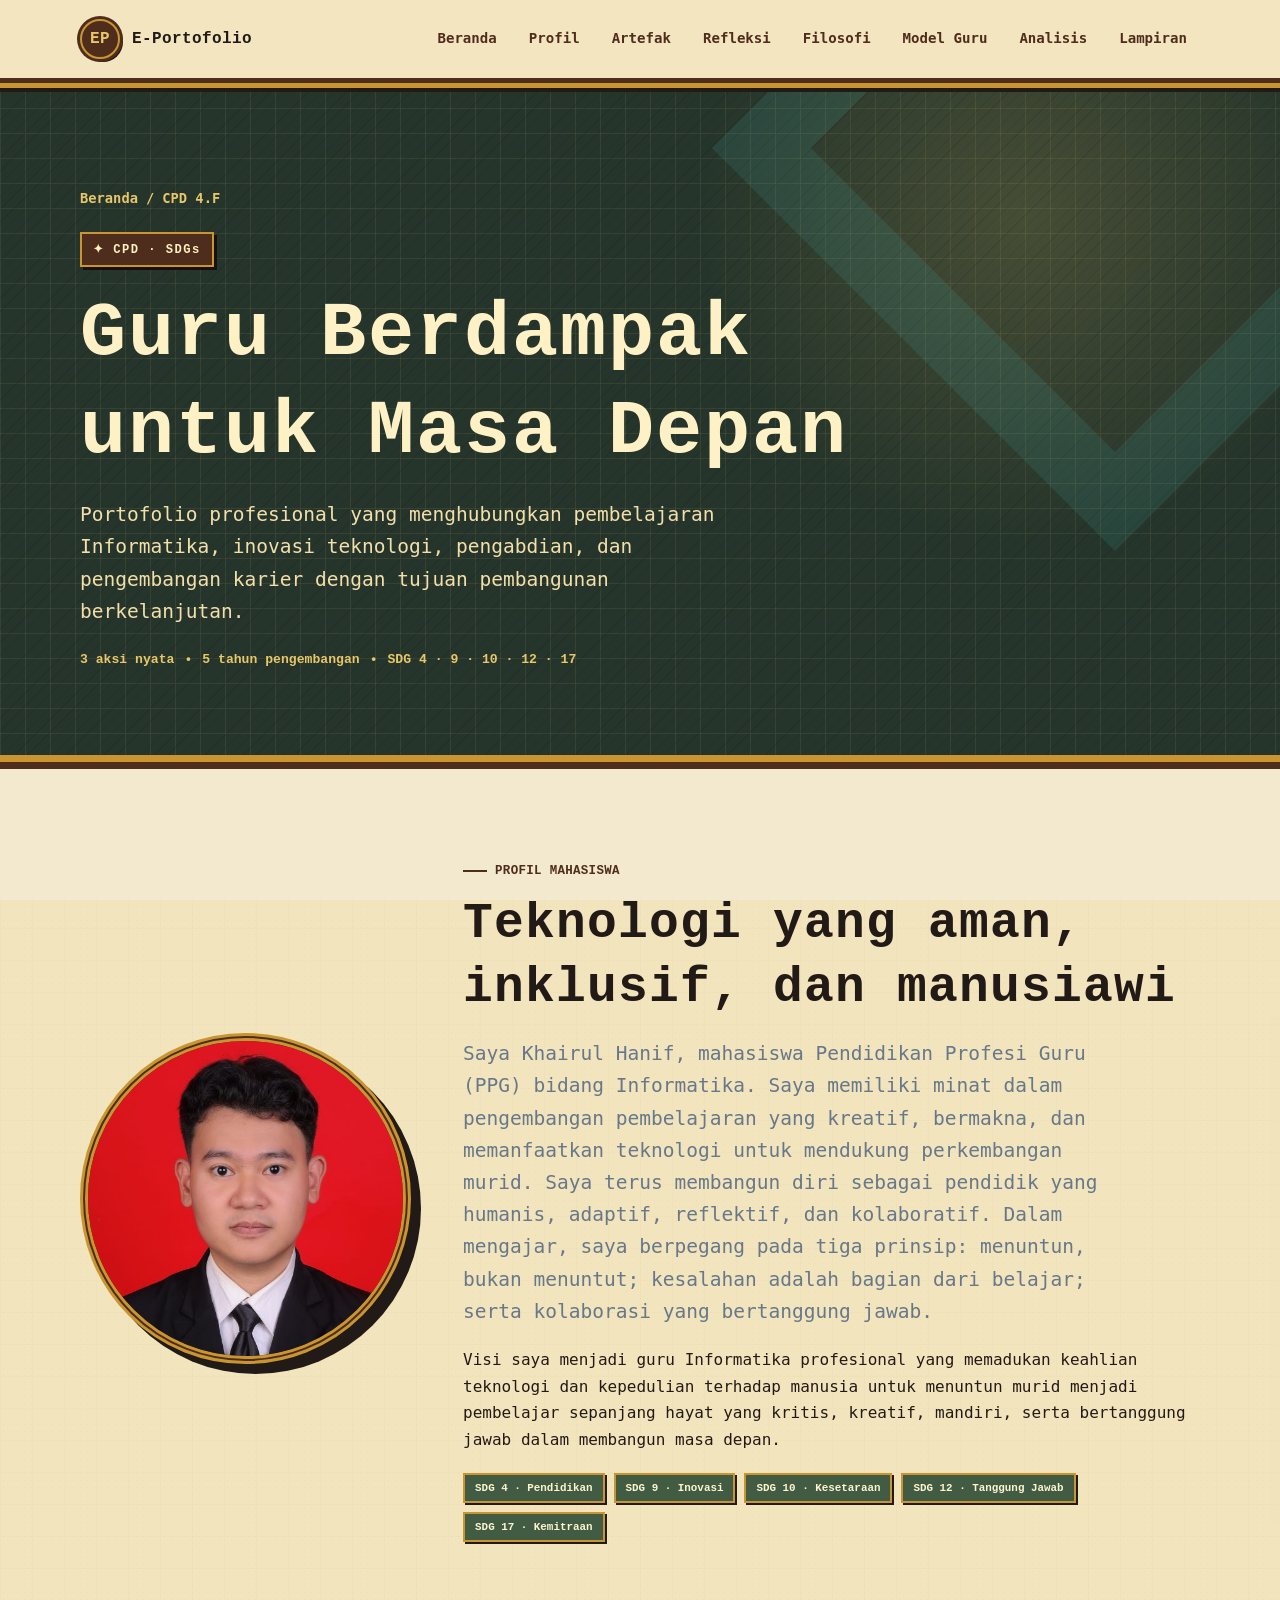
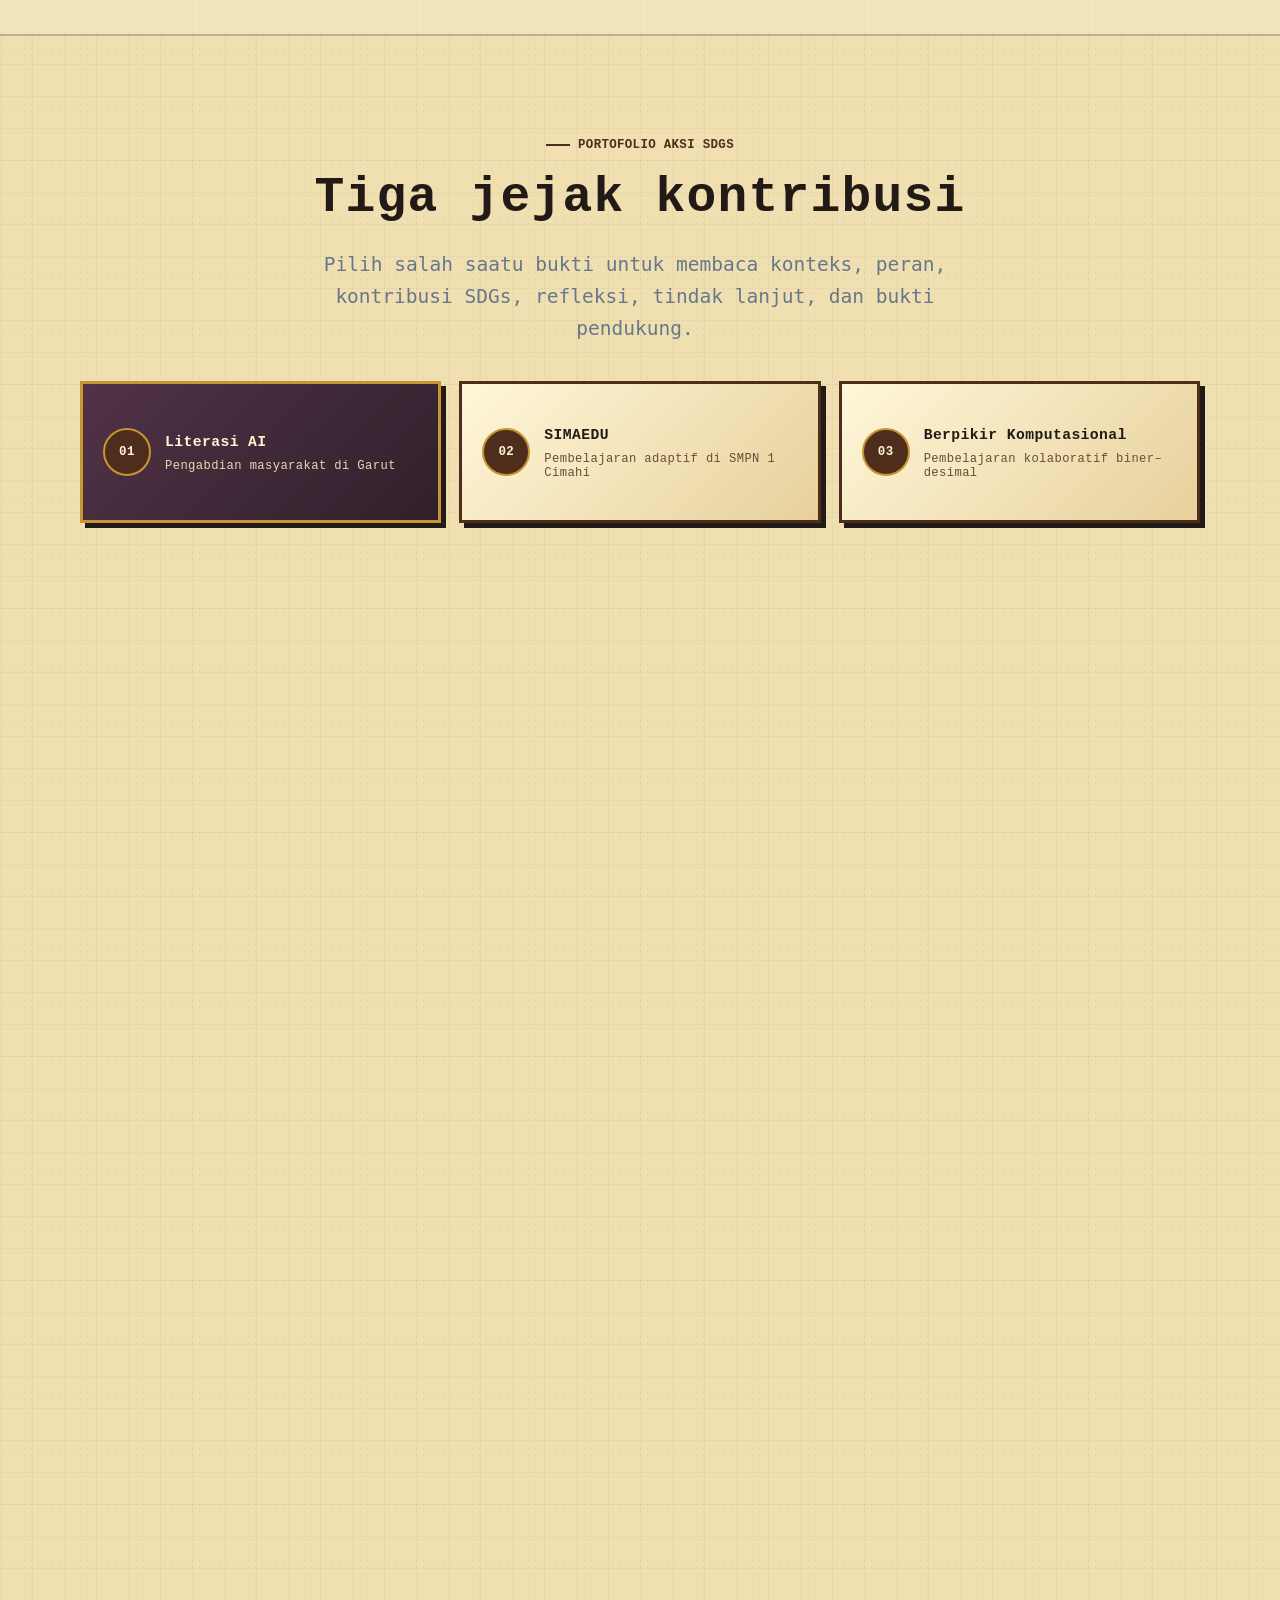
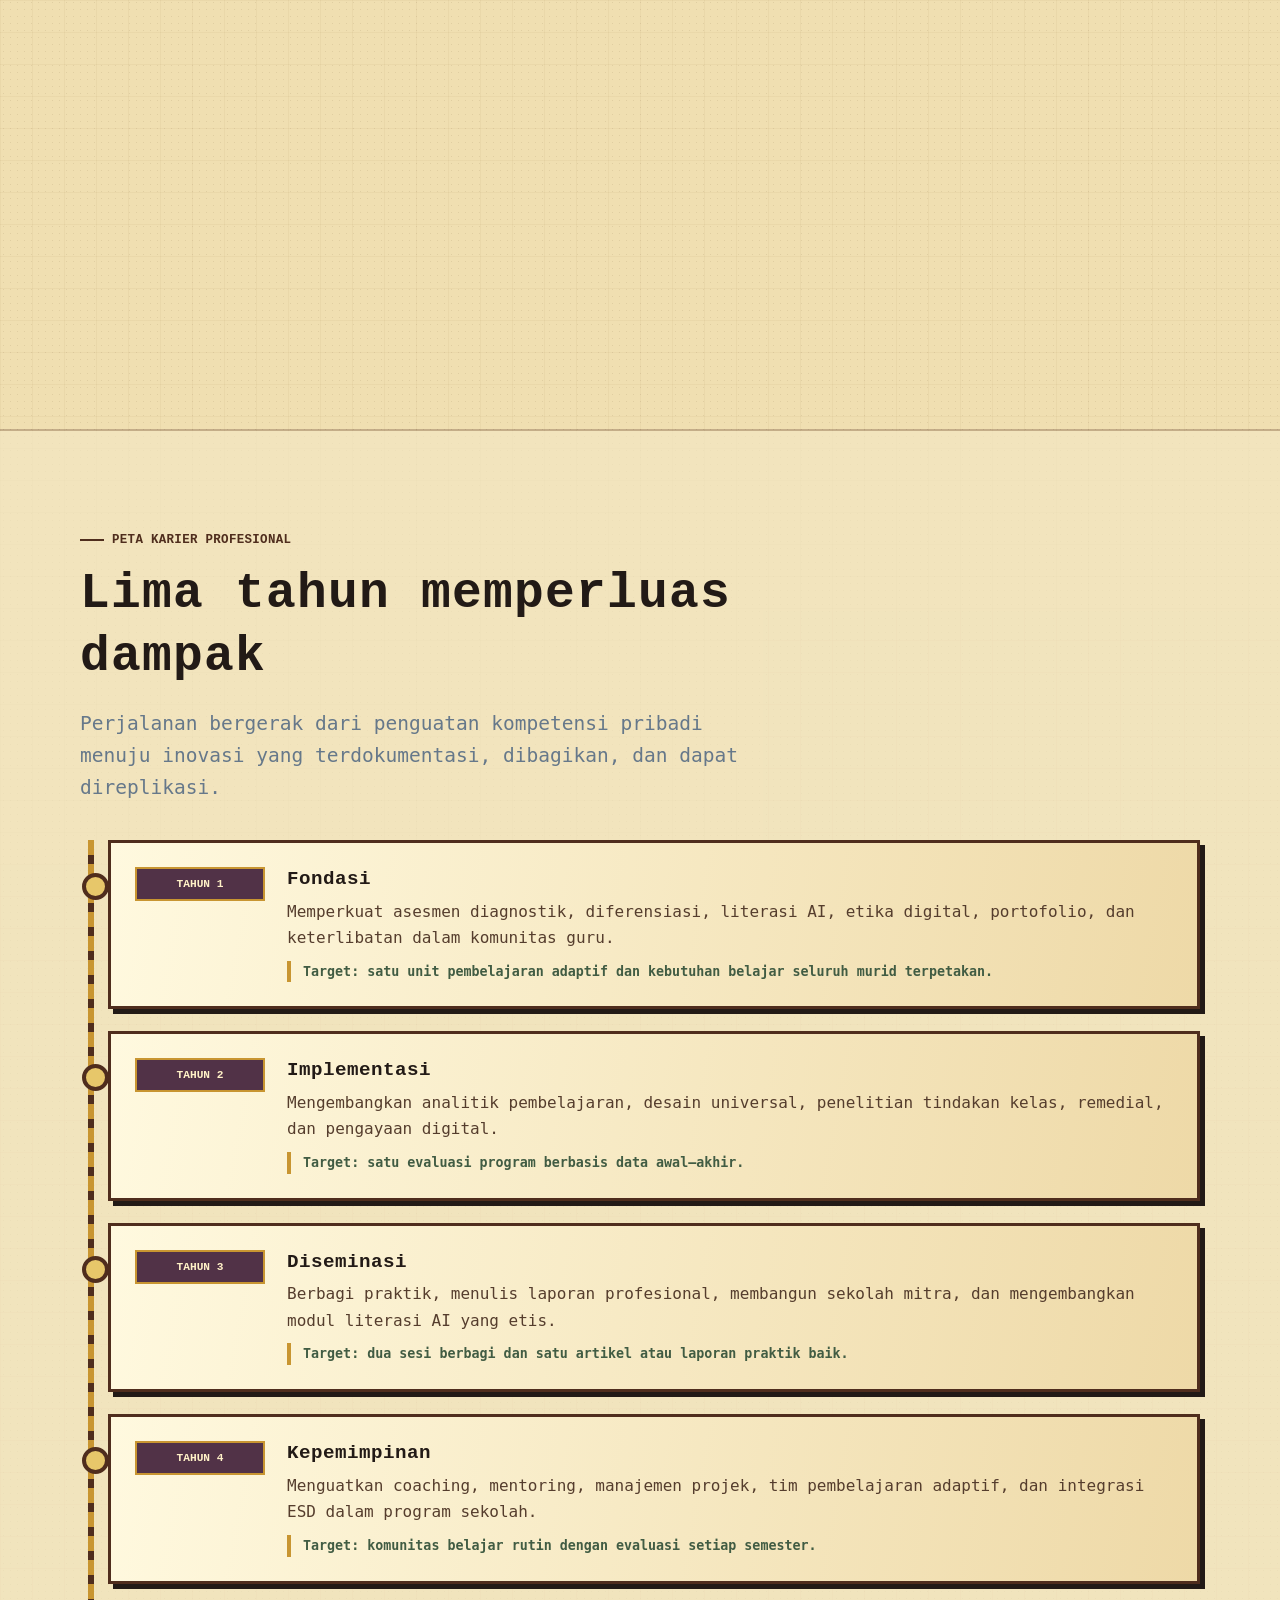
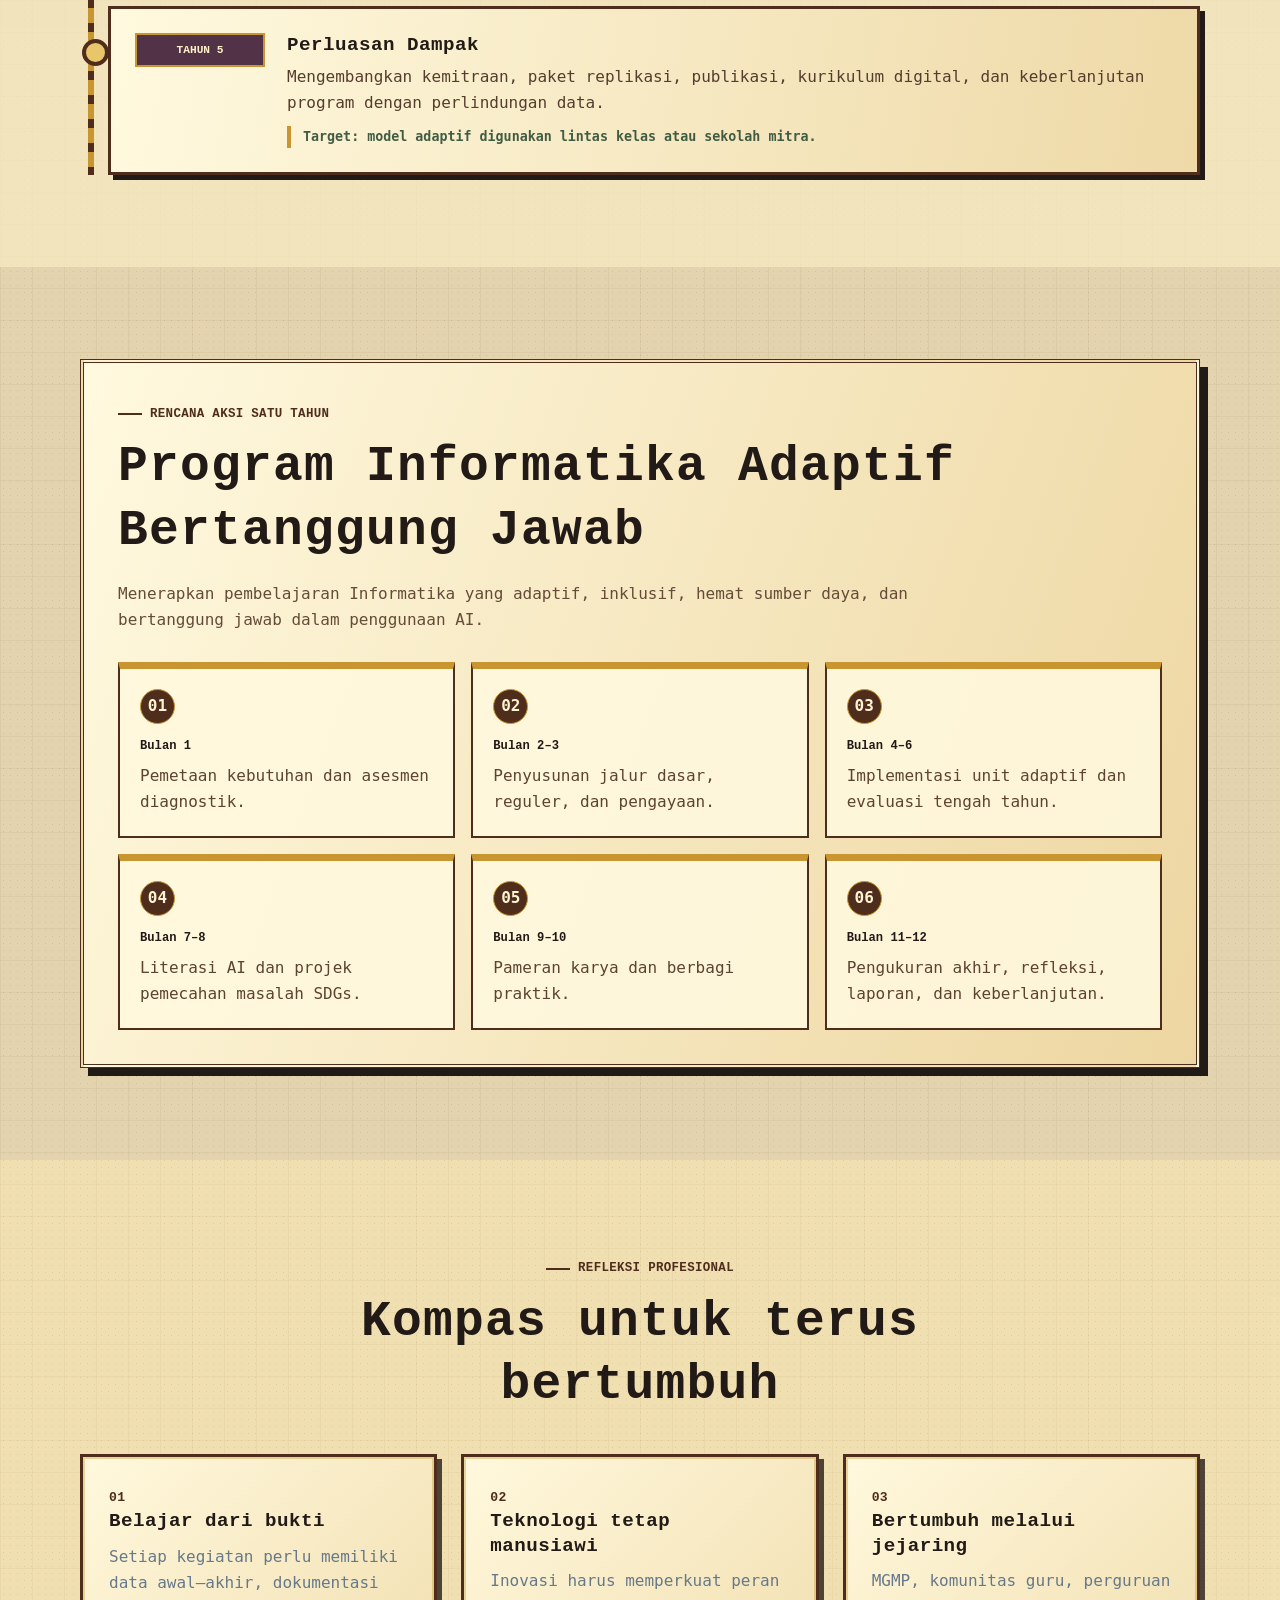
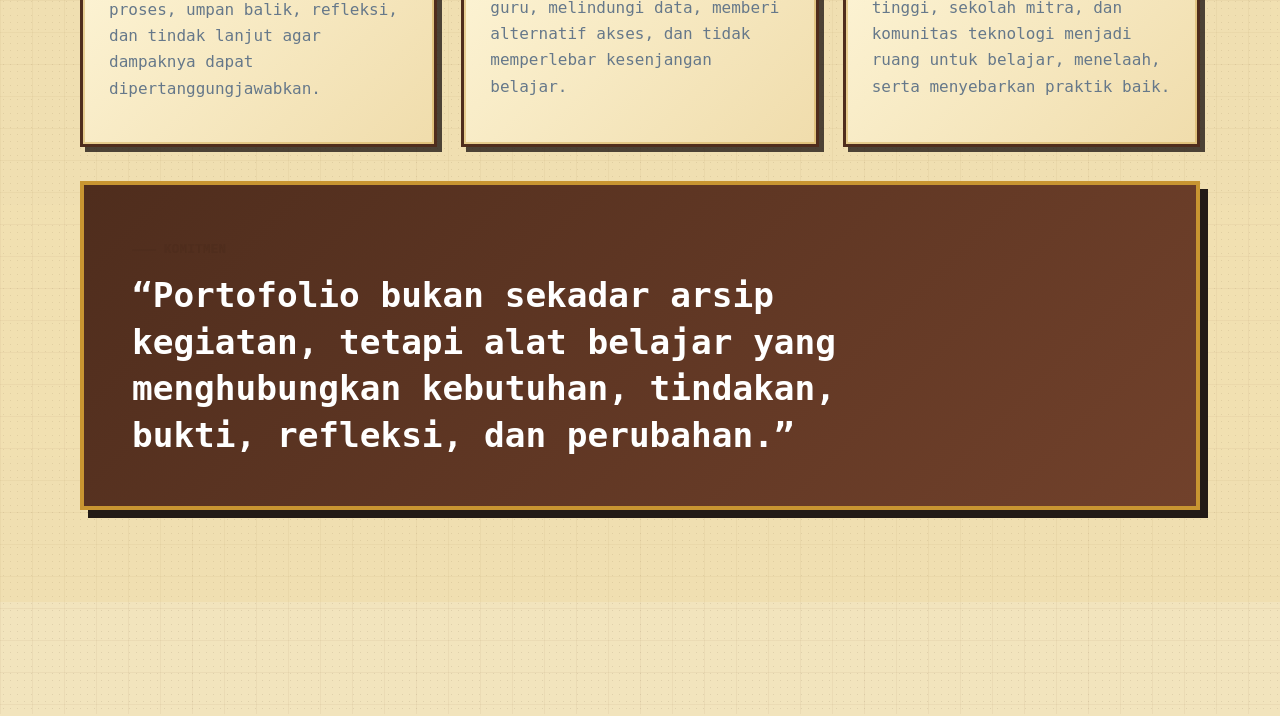
<file: cpd.html>
<!doctype html>
<html lang="id">
<head>
  <meta charset="utf-8">
  <meta name="viewport" content="width=device-width, initial-scale=1">
  <meta name="description" content="Portofolio profesional dan peta karier guru berdampak SDGs untuk tugas 4.F Pengembangan Profesional Berkelanjutan.">
  <title>CPD &amp; SDGs | E-Portofolio PPG</title>
  <link rel="stylesheet" href="assets/css/style.css">
  <script src="assets/js/app.js" defer></script>
  <script src="assets/js/cpd.js" defer></script>
</head>
<body class="retro-page rpg-page">
  <a class="skip-link" href="#main">Lewati ke konten</a>
  <div class="page-transition entering" aria-hidden="true"><div class="transition-mark">✦</div></div>

  <header class="site-header">
    <nav class="container nav-wrap" aria-label="Navigasi utama">
      <a class="brand" href="index.html"><span class="brand-mark">EP</span><span>E-Portofolio</span></a>
      <button class="menu-toggle" type="button" aria-label="Buka menu" aria-expanded="false"><span></span><span></span><span></span></button>
      <ul class="nav-links">

      </ul>
    </nav>
  </header>

  <main id="main">
    <section class="page-hero rpg-hero cpd-hero">
      <div class="container" data-reveal>
        <div class="breadcrumbs"><a href="index.html">Beranda</a><span>/</span><span>CPD 4.F</span></div>
        <span class="quest-label">✦ CPD · SDGs</span>
        <h1>Guru Berdampak<br>untuk Masa Depan</h1>
        <p class="lead">Portofolio profesional yang menghubungkan pembelajaran Informatika, inovasi teknologi, pengabdian, dan pengembangan karier dengan tujuan pembangunan berkelanjutan.</p>
        <div class="quest-meta"><span>3 aksi nyata</span><span>•</span><span>5 tahun pengembangan</span><span>•</span><span>SDG 4 · 9 · 10 · 12 · 17</span></div>
      </div>
    </section>

    <section class="section cpd-profile">
      <div class="container cpd-profile-grid">
        <div class="round-feature-photo" data-reveal><img src="assets/images/pp.jpg" alt="Foto Khairul Hanif pada halaman CPD" loading="lazy"></div>
        <div data-reveal style="--delay:80ms">
          <span class="eyebrow">PROFIL MAHASISWA</span>
          <h2>Teknologi yang aman, inklusif, dan manusiawi</h2>
          <p class="lead">Saya Khairul Hanif, mahasiswa Pendidikan Profesi Guru (PPG) bidang Informatika. Saya memiliki minat dalam pengembangan pembelajaran yang kreatif, bermakna, dan memanfaatkan teknologi untuk mendukung perkembangan murid. Saya terus membangun diri sebagai pendidik yang humanis, adaptif, reflektif, dan kolaboratif. Dalam mengajar, saya berpegang pada tiga prinsip: menuntun, bukan menuntut; kesalahan adalah bagian dari belajar; serta kolaborasi yang bertanggung jawab.</p>
          <p>Visi saya menjadi guru Informatika profesional yang memadukan keahlian teknologi dan kepedulian terhadap manusia untuk menuntun murid menjadi pembelajar sepanjang hayat yang kritis, kreatif, mandiri, serta bertanggung jawab dalam membangun masa depan.</p>
          <div class="sdg-badges" aria-label="SDGs yang relevan">
            <span>SDG 4 · Pendidikan</span><span>SDG 9 · Inovasi</span><span>SDG 10 · Kesetaraan</span><span>SDG 12 · Tanggung Jawab</span><span>SDG 17 · Kemitraan</span>
          </div>
        </div>
      </div>
    </section>

    <section class="section cpd-actions">
      <div class="container">
        <div class="section-heading center" data-reveal>
          <span class="eyebrow">PORTOFOLIO AKSI SDGs</span>
          <h2>Tiga jejak kontribusi</h2>
          <p class="lead">Pilih salah saatu bukti untuk membaca konteks, peran, kontribusi SDGs, refleksi, tindak lanjut, dan bukti pendukung.</p>
        </div>
        <div class="cpd-action-selector" id="cpdActionSelector" role="tablist" aria-label="Pilihan aksi CPD">
          <button class="cpd-action-card active" type="button" role="tab" data-action="garut" aria-selected="true"><span>01</span><strong>Literasi AI</strong><small>Pengabdian masyarakat di Garut</small></button>
          <button class="cpd-action-card" type="button" role="tab" data-action="simaedu" aria-selected="false"><span>02</span><strong>SIMAEDU</strong><small>Pembelajaran adaptif di SMPN 1 Cimahi</small></button>
          <button class="cpd-action-card" type="button" role="tab" data-action="kolaboratif" aria-selected="false"><span>03</span><strong>Berpikir Komputasional</strong><small>Pembelajaran kolaboratif biner–desimal</small></button>
        </div>
        <div class="cpd-action-detail" id="cpdActionDetail" aria-live="polite"></div>
      </div>
    </section>

    <section class="section career-roadmap">
      <div class="container">
        <div class="section-heading" data-reveal>
          <span class="eyebrow">PETA KARIER PROFESIONAL</span>
          <h2>Lima tahun memperluas dampak</h2>
          <p class="lead">Perjalanan bergerak dari penguatan kompetensi pribadi menuju inovasi yang terdokumentasi, dibagikan, dan dapat direplikasi.</p>
        </div>
        <div class="career-path">
          <article class="career-stage" data-reveal><span class="career-year">TAHUN 1</span><div><h3>Fondasi</h3><p>Memperkuat asesmen diagnostik, diferensiasi, literasi AI, etika digital, portofolio, dan keterlibatan dalam komunitas guru.</p><small>Target: satu unit pembelajaran adaptif dan kebutuhan belajar seluruh murid terpetakan.</small></div></article>
          <article class="career-stage" data-reveal><span class="career-year">TAHUN 2</span><div><h3>Implementasi</h3><p>Mengembangkan analitik pembelajaran, desain universal, penelitian tindakan kelas, remedial, dan pengayaan digital.</p><small>Target: satu evaluasi program berbasis data awal–akhir.</small></div></article>
          <article class="career-stage" data-reveal><span class="career-year">TAHUN 3</span><div><h3>Diseminasi</h3><p>Berbagi praktik, menulis laporan profesional, membangun sekolah mitra, dan mengembangkan modul literasi AI yang etis.</p><small>Target: dua sesi berbagi dan satu artikel atau laporan praktik baik.</small></div></article>
          <article class="career-stage" data-reveal><span class="career-year">TAHUN 4</span><div><h3>Kepemimpinan</h3><p>Menguatkan coaching, mentoring, manajemen projek, tim pembelajaran adaptif, dan integrasi ESD dalam program sekolah.</p><small>Target: komunitas belajar rutin dengan evaluasi setiap semester.</small></div></article>
          <article class="career-stage" data-reveal><span class="career-year">TAHUN 5</span><div><h3>Perluasan Dampak</h3><p>Mengembangkan kemitraan, paket replikasi, publikasi, kurikulum digital, dan keberlanjutan program dengan perlindungan data.</p><small>Target: model adaptif digunakan lintas kelas atau sekolah mitra.</small></div></article>
        </div>
      </div>
    </section>

    <section class="section annual-program">
      <div class="container">
        <div class="annual-program-panel" data-reveal>
          <header><span class="eyebrow">RENCANA AKSI SATU TAHUN</span><h2>Program Informatika Adaptif Bertanggung Jawab</h2><p>Menerapkan pembelajaran Informatika yang adaptif, inklusif, hemat sumber daya, dan bertanggung jawab dalam penggunaan AI.</p></header>
          <div class="annual-timeline">
            <div><span>01</span><strong>Bulan 1</strong><p>Pemetaan kebutuhan dan asesmen diagnostik.</p></div>
            <div><span>02</span><strong>Bulan 2–3</strong><p>Penyusunan jalur dasar, reguler, dan pengayaan.</p></div>
            <div><span>03</span><strong>Bulan 4–6</strong><p>Implementasi unit adaptif dan evaluasi tengah tahun.</p></div>
            <div><span>04</span><strong>Bulan 7–8</strong><p>Literasi AI dan projek pemecahan masalah SDGs.</p></div>
            <div><span>05</span><strong>Bulan 9–10</strong><p>Pameran karya dan berbagi praktik.</p></div>
            <div><span>06</span><strong>Bulan 11–12</strong><p>Pengukuran akhir, refleksi, laporan, dan keberlanjutan.</p></div>
          </div>
        </div>
      </div>
    </section>

    <section class="section cpd-reflection">
      <div class="container">
        <div class="section-heading center" data-reveal><span class="eyebrow">REFLEKSI PROFESIONAL</span><h2>Kompas untuk terus bertumbuh</h2></div>
        <div class="grid-3">
          <article class="card" data-reveal><span class="feature-number">01</span><h3>Belajar dari bukti</h3><p class="muted">Setiap kegiatan perlu memiliki data awal–akhir, dokumentasi proses, umpan balik, refleksi, dan tindak lanjut agar dampaknya dapat dipertanggungjawabkan.</p></article>
          <article class="card" data-reveal style="--delay:70ms"><span class="feature-number">02</span><h3>Teknologi tetap manusiawi</h3><p class="muted">Inovasi harus memperkuat peran guru, melindungi data, memberi alternatif akses, dan tidak memperlebar kesenjangan belajar.</p></article>
          <article class="card" data-reveal style="--delay:140ms"><span class="feature-number">03</span><h3>Bertumbuh melalui jejaring</h3><p class="muted">MGMP, komunitas guru, perguruan tinggi, sekolah mitra, dan komunitas teknologi menjadi ruang untuk belajar, menelaah, serta menyebarkan praktik baik.</p></article>
        </div>
        <div class="quote-panel cpd-commitment" data-reveal>
          <span class="eyebrow">KOMITMEN</span>
          <blockquote>“Portofolio bukan sekadar arsip kegiatan, tetapi alat belajar yang menghubungkan kebutuhan, tindakan, bukti, refleksi, dan perubahan.”</blockquote>
        </div>
      </div>
    </section>

    <section class="section-sm">
    </section>
  </main>
</body>
</html>
</file>
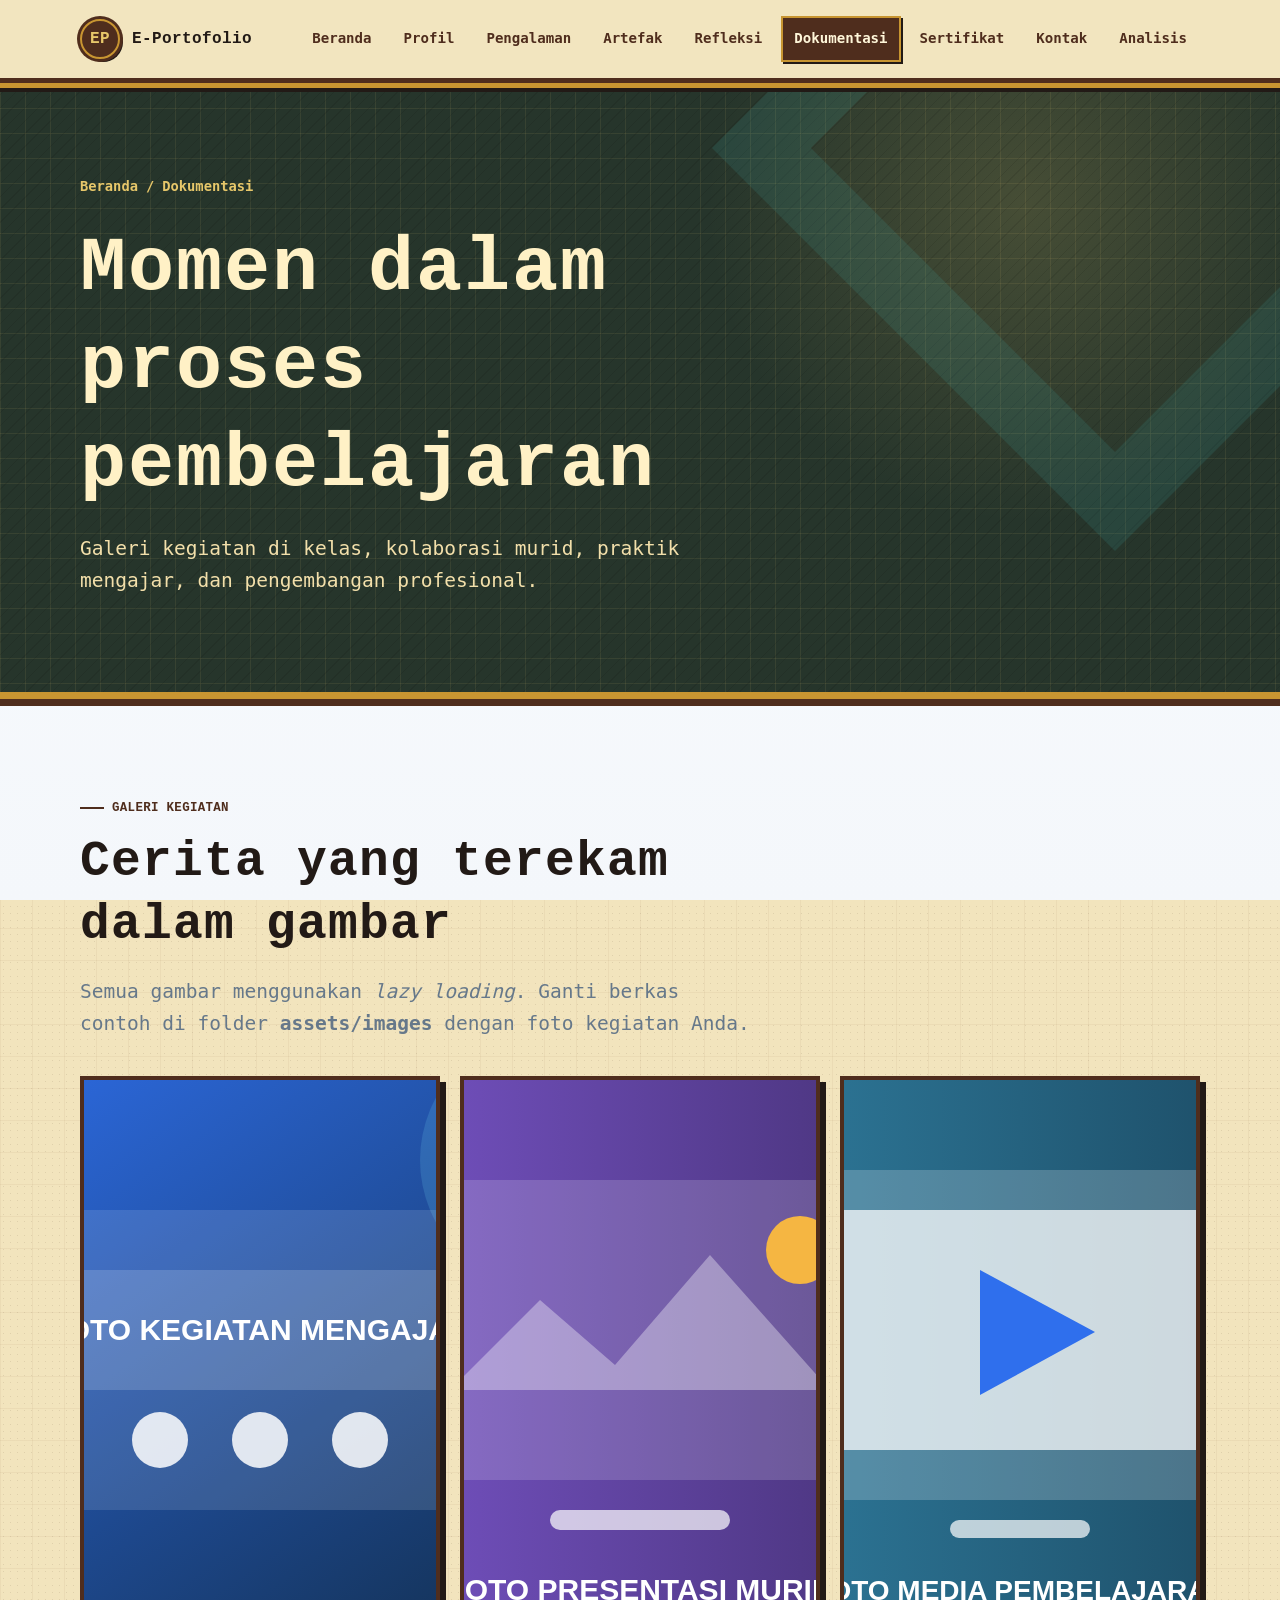
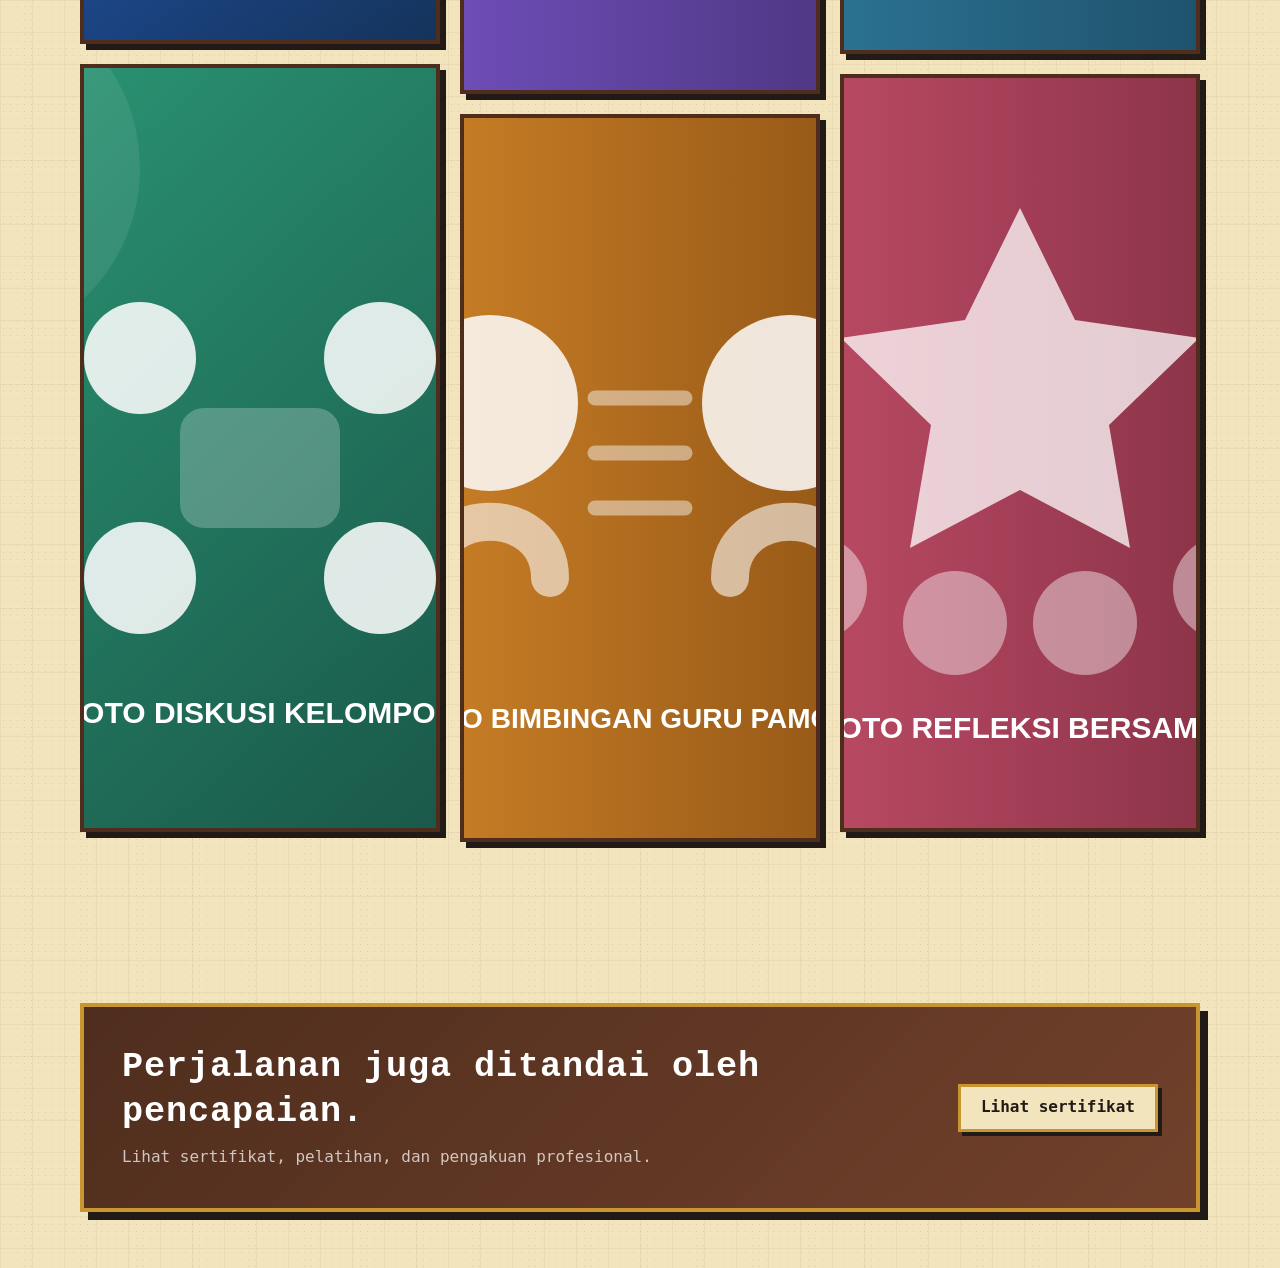
<file: dokumentasi.html>
<!doctype html>
<html lang="id">
<head><meta charset="utf-8"><meta name="viewport" content="width=device-width, initial-scale=1"><meta name="description" content="Dokumentasi kegiatan pembelajaran dan PPL."><title>Dokumentasi | E-Portofolio PPG</title><link rel="stylesheet" href="assets/css/style.css"><script src="assets/js/app.js" defer></script></head>
<body class="retro-page">
  <a class="skip-link" href="#main">Lewati ke konten</a><div class="page-transition entering" aria-hidden="true"><div class="transition-mark">EP</div></div>
  <header class="site-header"><nav class="container nav-wrap" aria-label="Navigasi utama"><a class="brand" href="index.html"><span class="brand-mark">EP</span><span>E-Portofolio</span></a><button class="menu-toggle" type="button" aria-label="Buka menu" aria-expanded="false"><span></span><span></span><span></span></button><ul class="nav-links"><li><a href="index.html">Beranda</a></li><li><a href="profil.html">Profil</a></li><li><a href="pengalaman.html">Pengalaman</a></li><li><a href="artefak.html">Artefak</a></li><li><a href="refleksi.html">Refleksi</a></li><li><a class="active" href="dokumentasi.html">Dokumentasi</a></li><li><a href="sertifikat.html">Sertifikat</a></li><li><a href="kontak.html">Kontak</a></li></ul></nav></header>
  <main id="main">
    <section class="page-hero"><div class="container" data-reveal><div class="breadcrumbs"><a href="index.html">Beranda</a><span>/</span><span>Dokumentasi</span></div><h1>Momen dalam proses pembelajaran</h1><p class="lead">Galeri kegiatan di kelas, kolaborasi murid, praktik mengajar, dan pengembangan profesional.</p></div></section>
    <section class="section"><div class="container"><div class="section-heading" data-reveal><span class="eyebrow">Galeri kegiatan</span><h2>Cerita yang terekam dalam gambar</h2><p class="lead">Semua gambar menggunakan <em>lazy loading</em>. Ganti berkas contoh di folder <strong>assets/images</strong> dengan foto kegiatan Anda.</p></div>
      <div class="gallery">
        <figure class="gallery-item" data-reveal><img src="assets/images/dokumentasi-1.svg" loading="lazy" width="800" height="560" alt="Tempat untuk foto kegiatan mengajar"><figcaption class="gallery-caption"><strong>Kegiatan Pembelajaran</strong><br><small>Tambahkan keterangan foto.</small></figcaption></figure>
        <figure class="gallery-item" data-reveal><img src="assets/images/dokumentasi-2.svg" loading="lazy" width="800" height="760" alt="Tempat untuk foto diskusi kelompok"><figcaption class="gallery-caption"><strong>Diskusi Kelompok</strong><br><small>Tambahkan keterangan foto.</small></figcaption></figure>
        <figure class="gallery-item" data-reveal><img src="assets/images/dokumentasi-3.svg" loading="lazy" width="800" height="610" alt="Tempat untuk foto presentasi murid"><figcaption class="gallery-caption"><strong>Presentasi Murid</strong><br><small>Tambahkan keterangan foto.</small></figcaption></figure>
        <figure class="gallery-item" data-reveal><img src="assets/images/dokumentasi-4.svg" loading="lazy" width="800" height="720" alt="Tempat untuk foto bimbingan guru pamong"><figcaption class="gallery-caption"><strong>Bimbingan Guru Pamong</strong><br><small>Tambahkan keterangan foto.</small></figcaption></figure>
        <figure class="gallery-item" data-reveal><img src="assets/images/dokumentasi-5.svg" loading="lazy" width="800" height="570" alt="Tempat untuk foto penggunaan media pembelajaran"><figcaption class="gallery-caption"><strong>Media Pembelajaran</strong><br><small>Tambahkan keterangan foto.</small></figcaption></figure>
        <figure class="gallery-item" data-reveal><img src="assets/images/dokumentasi-6.svg" loading="lazy" width="800" height="750" alt="Tempat untuk foto refleksi kelas"><figcaption class="gallery-caption"><strong>Refleksi Bersama</strong><br><small>Tambahkan keterangan foto.</small></figcaption></figure>
      </div>
    </div></section>
    <section class="section-sm"><div class="container"><div class="cta" data-reveal><div><h2>Perjalanan juga ditandai oleh pencapaian.</h2><p>Lihat sertifikat, pelatihan, dan pengakuan profesional.</p></div><a class="btn btn-secondary" href="sertifikat.html">Lihat sertifikat</a></div></div></section>
  </main>
  <div class="lightbox" role="dialog" aria-modal="true" aria-label="Pratinjau gambar"><button class="lightbox-close" aria-label="Tutup pratinjau">×</button><img src="assets/images/dokumentasi-1.svg" alt=""></div>
</body></html>
</file>
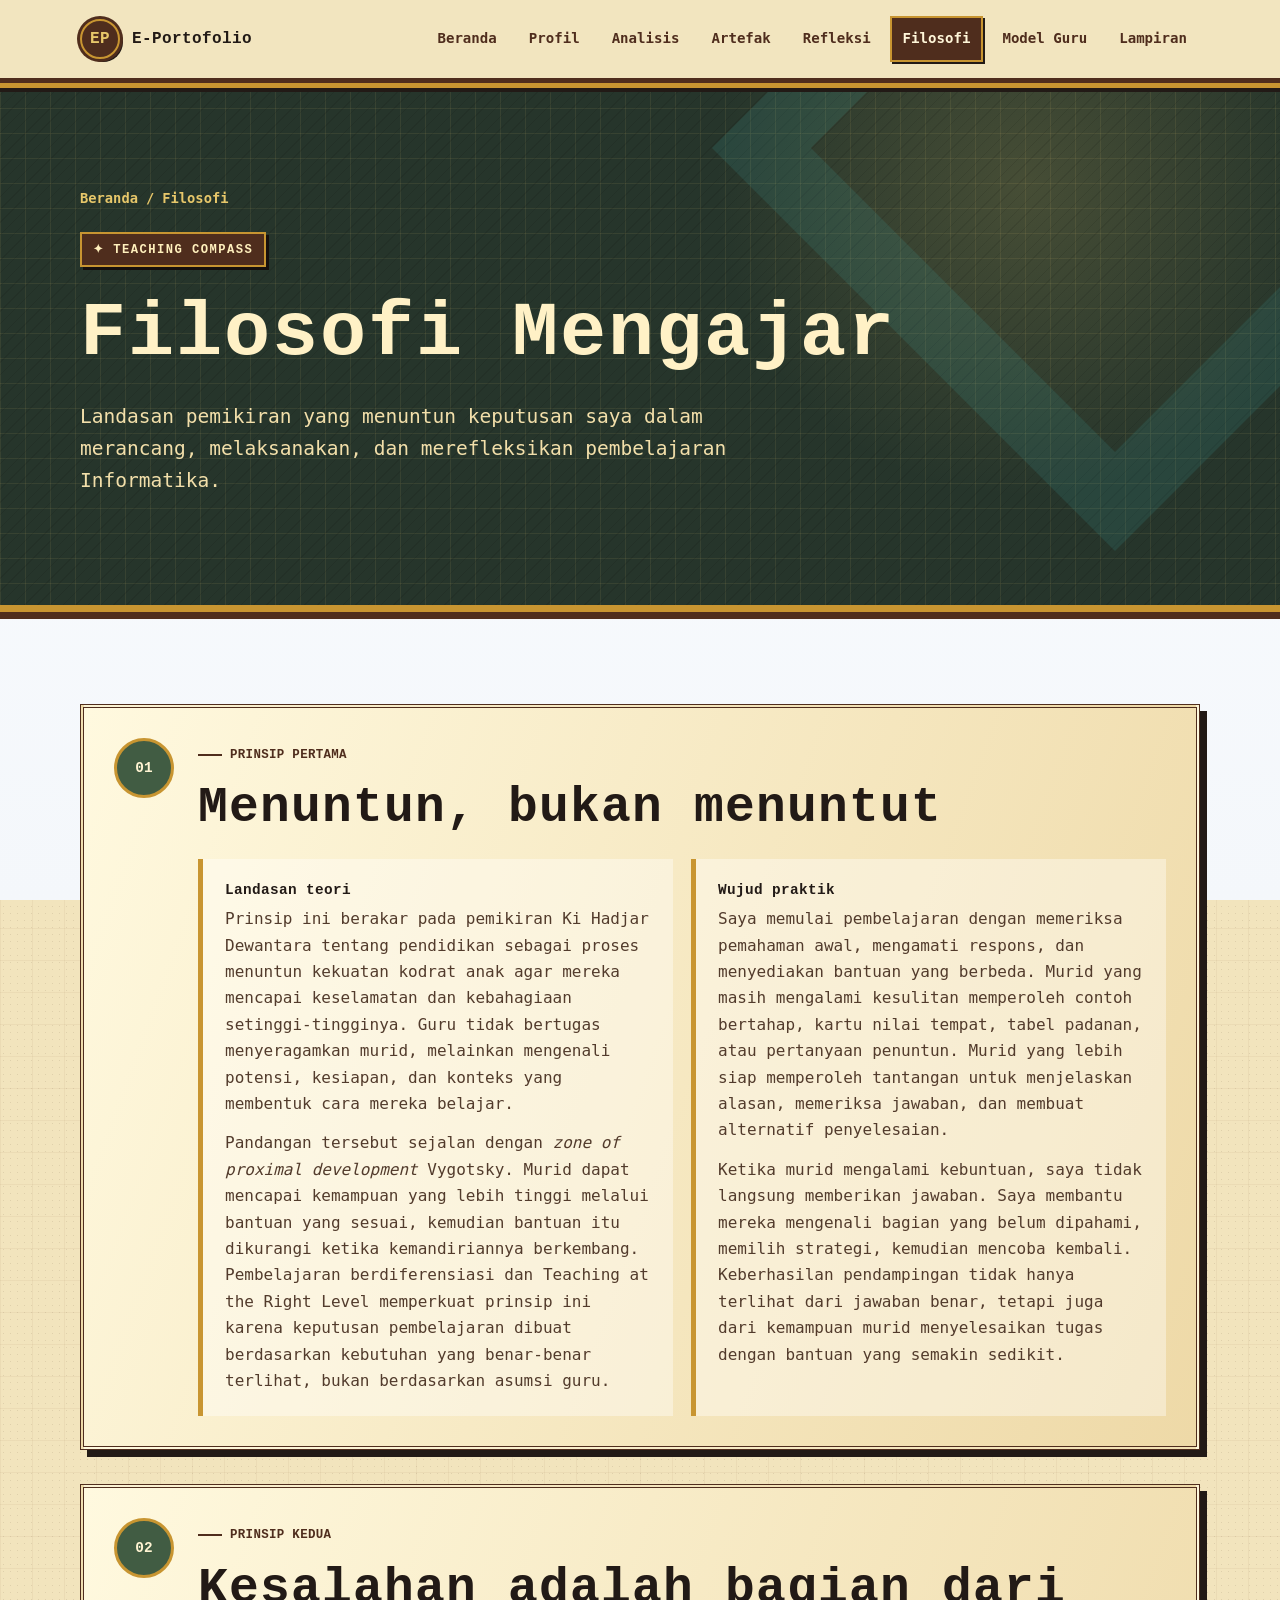
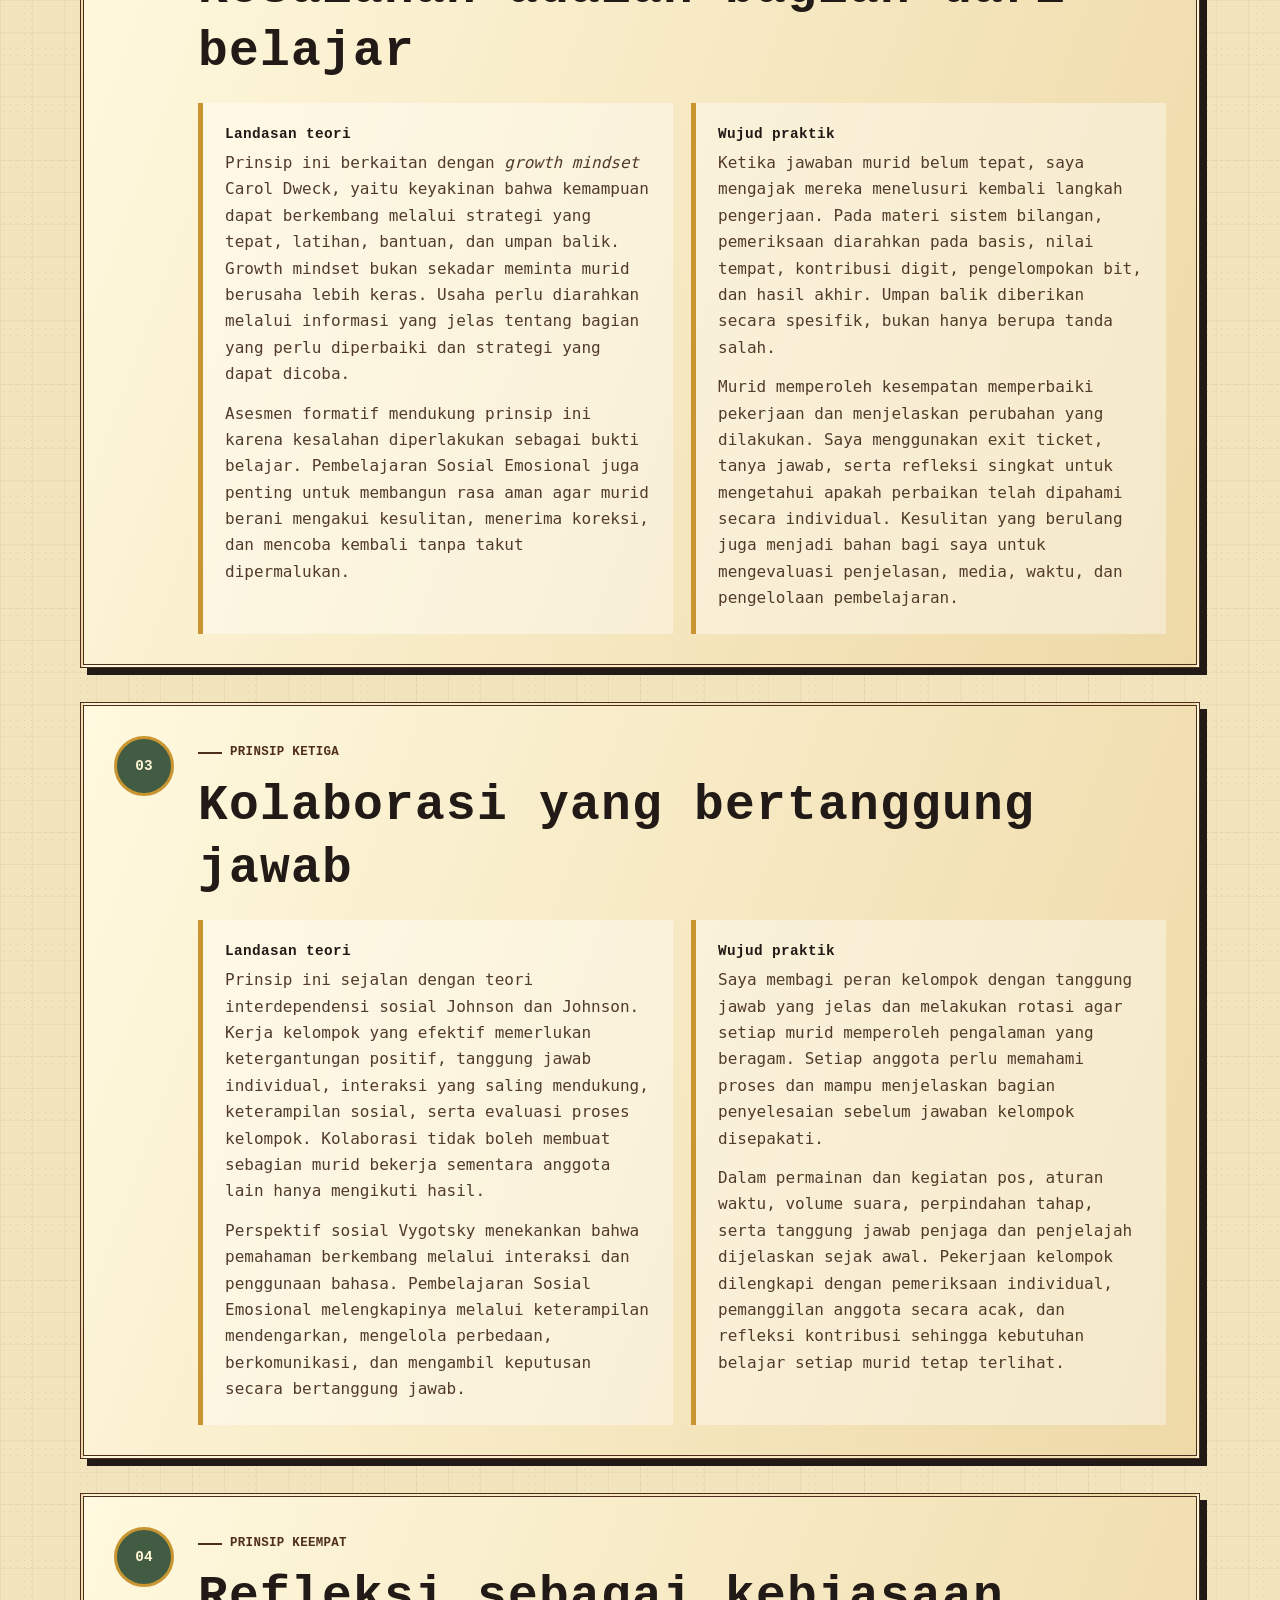
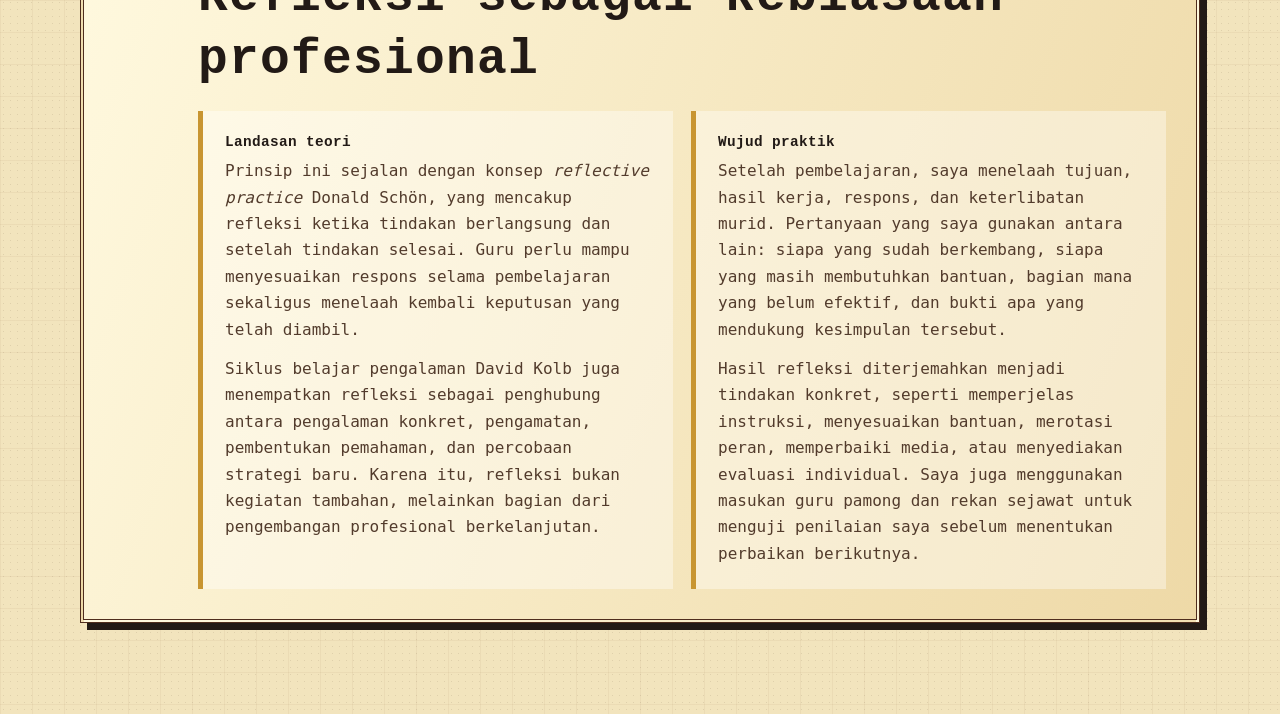
<file: filosofi.html>
<!doctype html>
<html lang="id">
<head>
  <meta charset="utf-8">
  <meta name="viewport" content="width=device-width, initial-scale=1">
  <meta name="description" content="Filosofi mengajar dan penerapannya selama PPG.">
  <title>Filosofi Mengajar | E-Portofolio PPG</title>
  <link rel="stylesheet" href="assets/css/style.css">
  <script src="assets/js/app.js" defer></script>
</head>
<body class="retro-page rpg-page">
  <a class="skip-link" href="#main">Lewati ke konten</a>
  <div class="page-transition entering" aria-hidden="true"><div class="transition-mark">✦</div></div>
  <header class="site-header"><nav class="container nav-wrap" aria-label="Navigasi utama"><a class="brand" href="index.html"><span class="brand-mark">EP</span><span>E-Portofolio</span></a><button class="menu-toggle" type="button" aria-label="Buka menu" aria-expanded="false"><span></span><span></span><span></span></button><ul class="nav-links"><li><a href="index.html">Beranda</a></li><li><a href="profil.html">Profil</a></li><li><a href="analisis.html">Analisis</a></li><li><a href="artefak.html">Artefak</a></li><li><a href="refleksi.html">Refleksi</a></li><li><a class="active" href="filosofi.html">Filosofi</a></li><li><a href="model-guru.html">Model Guru</a></li><li><a href="lampiran.html">Lampiran</a></li></ul></nav></header>

  <main id="main">
    <section class="page-hero rpg-hero">
      <div class="container" data-reveal>
        <div class="breadcrumbs"><a href="index.html">Beranda</a><span>/</span><span>Filosofi</span></div>
        <span class="quest-label">✦ TEACHING COMPASS</span>
        <h1>Filosofi Mengajar</h1>
        <p class="lead">Landasan pemikiran yang menuntun keputusan saya dalam merancang, melaksanakan, dan merefleksikan pembelajaran Informatika.</p>
      </div>
    </section>

    <section class="section">
      <div class="container principle-stack">
        <article class="philosophy-panel philosophy-panel-wide" data-reveal>
          <div class="principle-number">01</div>
          <div>
            <span class="eyebrow">PRINSIP PERTAMA</span>
            <h2>Menuntun, bukan menuntut</h2>
            <div class="theory-practice">
              <section>
                <h3>Landasan teori</h3>
                <p>Prinsip ini berakar pada pemikiran Ki Hadjar Dewantara tentang pendidikan sebagai proses menuntun kekuatan kodrat anak agar mereka mencapai keselamatan dan kebahagiaan setinggi-tingginya. Guru tidak bertugas menyeragamkan murid, melainkan mengenali potensi, kesiapan, dan konteks yang membentuk cara mereka belajar.</p>
                <p>Pandangan tersebut sejalan dengan <em>zone of proximal development</em> Vygotsky. Murid dapat mencapai kemampuan yang lebih tinggi melalui bantuan yang sesuai, kemudian bantuan itu dikurangi ketika kemandiriannya berkembang. Pembelajaran berdiferensiasi dan Teaching at the Right Level memperkuat prinsip ini karena keputusan pembelajaran dibuat berdasarkan kebutuhan yang benar-benar terlihat, bukan berdasarkan asumsi guru.</p>
              </section>
              <section>
                <h3>Wujud praktik</h3>
                <p>Saya memulai pembelajaran dengan memeriksa pemahaman awal, mengamati respons, dan menyediakan bantuan yang berbeda. Murid yang masih mengalami kesulitan memperoleh contoh bertahap, kartu nilai tempat, tabel padanan, atau pertanyaan penuntun. Murid yang lebih siap memperoleh tantangan untuk menjelaskan alasan, memeriksa jawaban, dan membuat alternatif penyelesaian.</p>
                <p>Ketika murid mengalami kebuntuan, saya tidak langsung memberikan jawaban. Saya membantu mereka mengenali bagian yang belum dipahami, memilih strategi, kemudian mencoba kembali. Keberhasilan pendampingan tidak hanya terlihat dari jawaban benar, tetapi juga dari kemampuan murid menyelesaikan tugas dengan bantuan yang semakin sedikit.</p>
              </section>
            </div>
          </div>
        </article>

        <article class="philosophy-panel philosophy-panel-wide" data-reveal>
          <div class="principle-number">02</div>
          <div>
            <span class="eyebrow">PRINSIP KEDUA</span>
            <h2>Kesalahan adalah bagian dari belajar</h2>
            <div class="theory-practice">
              <section>
                <h3>Landasan teori</h3>
                <p>Prinsip ini berkaitan dengan <em>growth mindset</em> Carol Dweck, yaitu keyakinan bahwa kemampuan dapat berkembang melalui strategi yang tepat, latihan, bantuan, dan umpan balik. Growth mindset bukan sekadar meminta murid berusaha lebih keras. Usaha perlu diarahkan melalui informasi yang jelas tentang bagian yang perlu diperbaiki dan strategi yang dapat dicoba.</p>
                <p>Asesmen formatif mendukung prinsip ini karena kesalahan diperlakukan sebagai bukti belajar. Pembelajaran Sosial Emosional juga penting untuk membangun rasa aman agar murid berani mengakui kesulitan, menerima koreksi, dan mencoba kembali tanpa takut dipermalukan.</p>
              </section>
              <section>
                <h3>Wujud praktik</h3>
                <p>Ketika jawaban murid belum tepat, saya mengajak mereka menelusuri kembali langkah pengerjaan. Pada materi sistem bilangan, pemeriksaan diarahkan pada basis, nilai tempat, kontribusi digit, pengelompokan bit, dan hasil akhir. Umpan balik diberikan secara spesifik, bukan hanya berupa tanda salah.</p>
                <p>Murid memperoleh kesempatan memperbaiki pekerjaan dan menjelaskan perubahan yang dilakukan. Saya menggunakan exit ticket, tanya jawab, serta refleksi singkat untuk mengetahui apakah perbaikan telah dipahami secara individual. Kesulitan yang berulang juga menjadi bahan bagi saya untuk mengevaluasi penjelasan, media, waktu, dan pengelolaan pembelajaran.</p>
              </section>
            </div>
          </div>
        </article>

        <article class="philosophy-panel philosophy-panel-wide" data-reveal>
          <div class="principle-number">03</div>
          <div>
            <span class="eyebrow">PRINSIP KETIGA</span>
            <h2>Kolaborasi yang bertanggung jawab</h2>
            <div class="theory-practice">
              <section>
                <h3>Landasan teori</h3>
                <p>Prinsip ini sejalan dengan teori interdependensi sosial Johnson dan Johnson. Kerja kelompok yang efektif memerlukan ketergantungan positif, tanggung jawab individual, interaksi yang saling mendukung, keterampilan sosial, serta evaluasi proses kelompok. Kolaborasi tidak boleh membuat sebagian murid bekerja sementara anggota lain hanya mengikuti hasil.</p>
                <p>Perspektif sosial Vygotsky menekankan bahwa pemahaman berkembang melalui interaksi dan penggunaan bahasa. Pembelajaran Sosial Emosional melengkapinya melalui keterampilan mendengarkan, mengelola perbedaan, berkomunikasi, dan mengambil keputusan secara bertanggung jawab.</p>
              </section>
              <section>
                <h3>Wujud praktik</h3>
                <p>Saya membagi peran kelompok dengan tanggung jawab yang jelas dan melakukan rotasi agar setiap murid memperoleh pengalaman yang beragam. Setiap anggota perlu memahami proses dan mampu menjelaskan bagian penyelesaian sebelum jawaban kelompok disepakati.</p>
                <p>Dalam permainan dan kegiatan pos, aturan waktu, volume suara, perpindahan tahap, serta tanggung jawab penjaga dan penjelajah dijelaskan sejak awal. Pekerjaan kelompok dilengkapi dengan pemeriksaan individual, pemanggilan anggota secara acak, dan refleksi kontribusi sehingga kebutuhan belajar setiap murid tetap terlihat.</p>
              </section>
            </div>
          </div>
        </article>

        <article class="philosophy-panel philosophy-panel-wide" data-reveal>
          <div class="principle-number">04</div>
          <div>
            <span class="eyebrow">PRINSIP KEEMPAT</span>
            <h2>Refleksi sebagai kebiasaan profesional</h2>
            <div class="theory-practice">
              <section>
                <h3>Landasan teori</h3>
                <p>Prinsip ini sejalan dengan konsep <em>reflective practice</em> Donald Schön, yang mencakup refleksi ketika tindakan berlangsung dan setelah tindakan selesai. Guru perlu mampu menyesuaikan respons selama pembelajaran sekaligus menelaah kembali keputusan yang telah diambil.</p>
                <p>Siklus belajar pengalaman David Kolb juga menempatkan refleksi sebagai penghubung antara pengalaman konkret, pengamatan, pembentukan pemahaman, dan percobaan strategi baru. Karena itu, refleksi bukan kegiatan tambahan, melainkan bagian dari pengembangan profesional berkelanjutan.</p>
              </section>
              <section>
                <h3>Wujud praktik</h3>
                <p>Setelah pembelajaran, saya menelaah tujuan, hasil kerja, respons, dan keterlibatan murid. Pertanyaan yang saya gunakan antara lain: siapa yang sudah berkembang, siapa yang masih membutuhkan bantuan, bagian mana yang belum efektif, dan bukti apa yang mendukung kesimpulan tersebut.</p>
                <p>Hasil refleksi diterjemahkan menjadi tindakan konkret, seperti memperjelas instruksi, menyesuaikan bantuan, merotasi peran, memperbaiki media, atau menyediakan evaluasi individual. Saya juga menggunakan masukan guru pamong dan rekan sejawat untuk menguji penilaian saya sebelum menentukan perbaikan berikutnya.</p>
              </section>
            </div>
          </div>
        </article>
      </div>
    </section>
  </main>

</body>
</html>
</file>
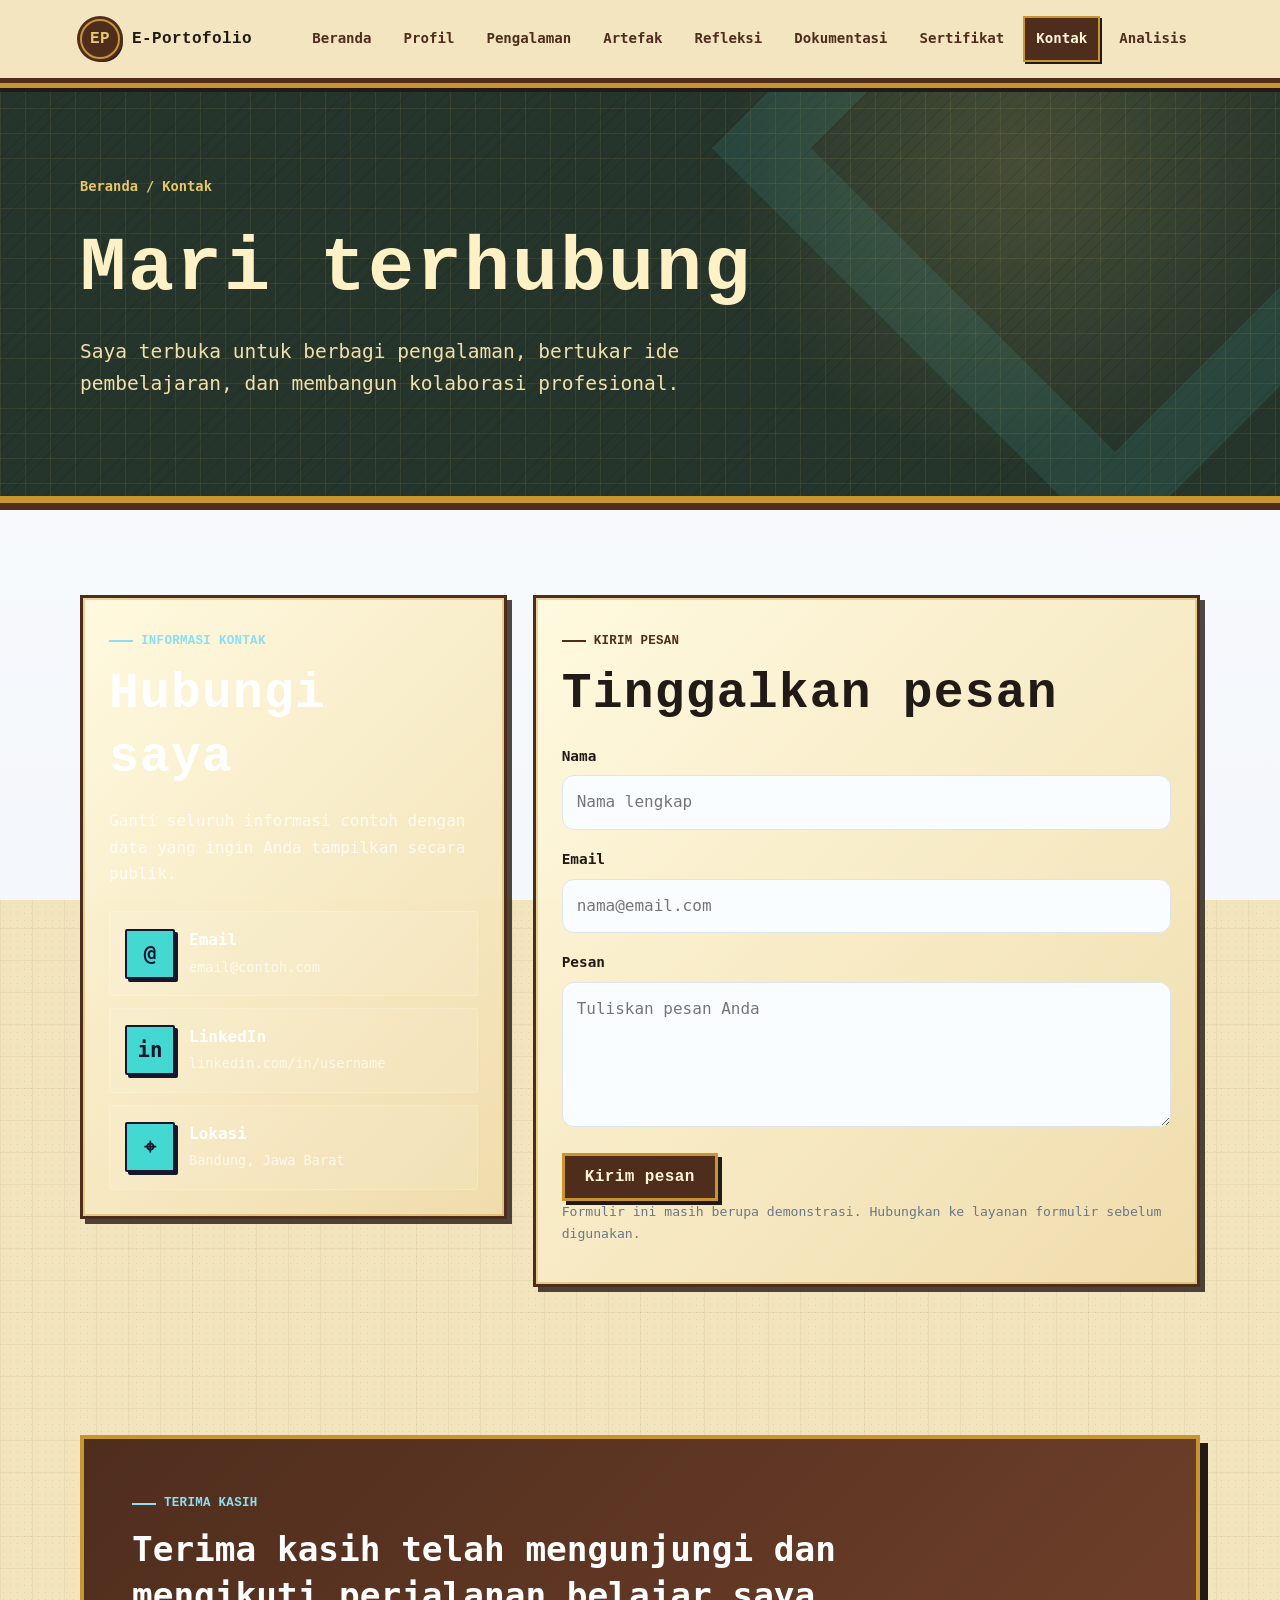
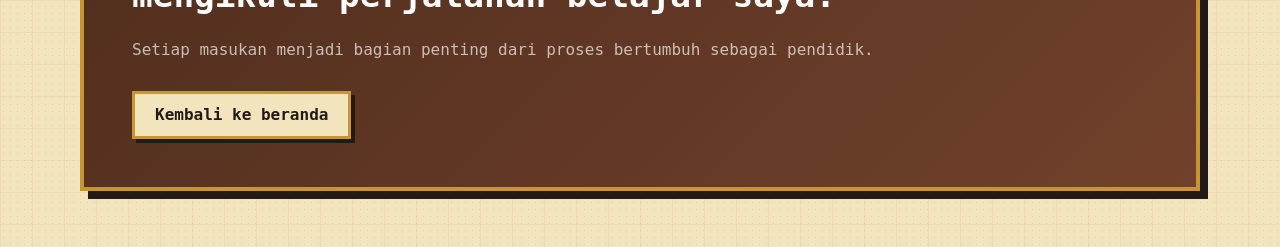
<file: kontak.html>
<!doctype html>
<html lang="id">
<head><meta charset="utf-8"><meta name="viewport" content="width=device-width, initial-scale=1"><meta name="description" content="Kontak pemilik e-portofolio PPG."><title>Kontak | E-Portofolio PPG</title><link rel="stylesheet" href="assets/css/style.css"><script src="assets/js/app.js" defer></script></head>
<body class="retro-page">
  <a class="skip-link" href="#main">Lewati ke konten</a><div class="page-transition entering" aria-hidden="true"><div class="transition-mark">EP</div></div>
  <header class="site-header"><nav class="container nav-wrap" aria-label="Navigasi utama"><a class="brand" href="index.html"><span class="brand-mark">EP</span><span>E-Portofolio</span></a><button class="menu-toggle" type="button" aria-label="Buka menu" aria-expanded="false"><span></span><span></span><span></span></button><ul class="nav-links"><li><a href="index.html">Beranda</a></li><li><a href="profil.html">Profil</a></li><li><a href="pengalaman.html">Pengalaman</a></li><li><a href="artefak.html">Artefak</a></li><li><a href="refleksi.html">Refleksi</a></li><li><a href="dokumentasi.html">Dokumentasi</a></li><li><a href="sertifikat.html">Sertifikat</a></li><li><a class="active" href="kontak.html">Kontak</a></li></ul></nav></header>
  <main id="main">
    <section class="page-hero"><div class="container" data-reveal><div class="breadcrumbs"><a href="index.html">Beranda</a><span>/</span><span>Kontak</span></div><h1>Mari terhubung</h1><p class="lead">Saya terbuka untuk berbagi pengalaman, bertukar ide pembelajaran, dan membangun kolaborasi profesional.</p></div></section>
    <section class="section"><div class="container contact-grid">
      <aside class="card contact-panel" data-reveal><span class="eyebrow" style="color:#8bdff5">Informasi kontak</span><h2>Hubungi saya</h2><p style="color:rgba(255,255,255,.72)">Ganti seluruh informasi contoh dengan data yang ingin Anda tampilkan secara publik.</p><div class="contact-list"><div class="contact-item"><div class="icon-box" style="margin:0">@</div><div><strong>Email</strong><span>email@contoh.com</span></div></div><div class="contact-item"><div class="icon-box" style="margin:0">in</div><div><strong>LinkedIn</strong><span>linkedin.com/in/username</span></div></div><div class="contact-item"><div class="icon-box" style="margin:0">⌖</div><div><strong>Lokasi</strong><span>Bandung, Jawa Barat</span></div></div></div></aside>
      <div class="card" data-reveal style="--delay:100ms"><span class="eyebrow">Kirim pesan</span><h2>Tinggalkan pesan</h2><form id="contact-form"><div class="field"><label for="name">Nama</label><input id="name" name="name" type="text" autocomplete="name" placeholder="Nama lengkap" required></div><div class="field"><label for="email">Email</label><input id="email" name="email" type="email" autocomplete="email" placeholder="nama@email.com" required></div><div class="field"><label for="message">Pesan</label><textarea id="message" name="message" placeholder="Tuliskan pesan Anda" required></textarea></div><button class="btn btn-primary" type="submit">Kirim pesan</button><p class="form-note">Formulir ini masih berupa demonstrasi. Hubungkan ke layanan formulir sebelum digunakan.</p></form></div>
    </div></section>
    <section class="section-sm"><div class="container"><div class="quote-panel" data-reveal><span class="eyebrow" style="color:#8bdff5">Terima kasih</span><blockquote>Terima kasih telah mengunjungi dan mengikuti perjalanan belajar saya.</blockquote><p>Setiap masukan menjadi bagian penting dari proses bertumbuh sebagai pendidik.</p><div class="actions"><a class="btn btn-secondary" href="index.html">Kembali ke beranda</a></div></div></div></section>
  </main>
  <div class="toast" role="status">Pesan simulasi berhasil dikirim.</div>
</body></html>
</file>
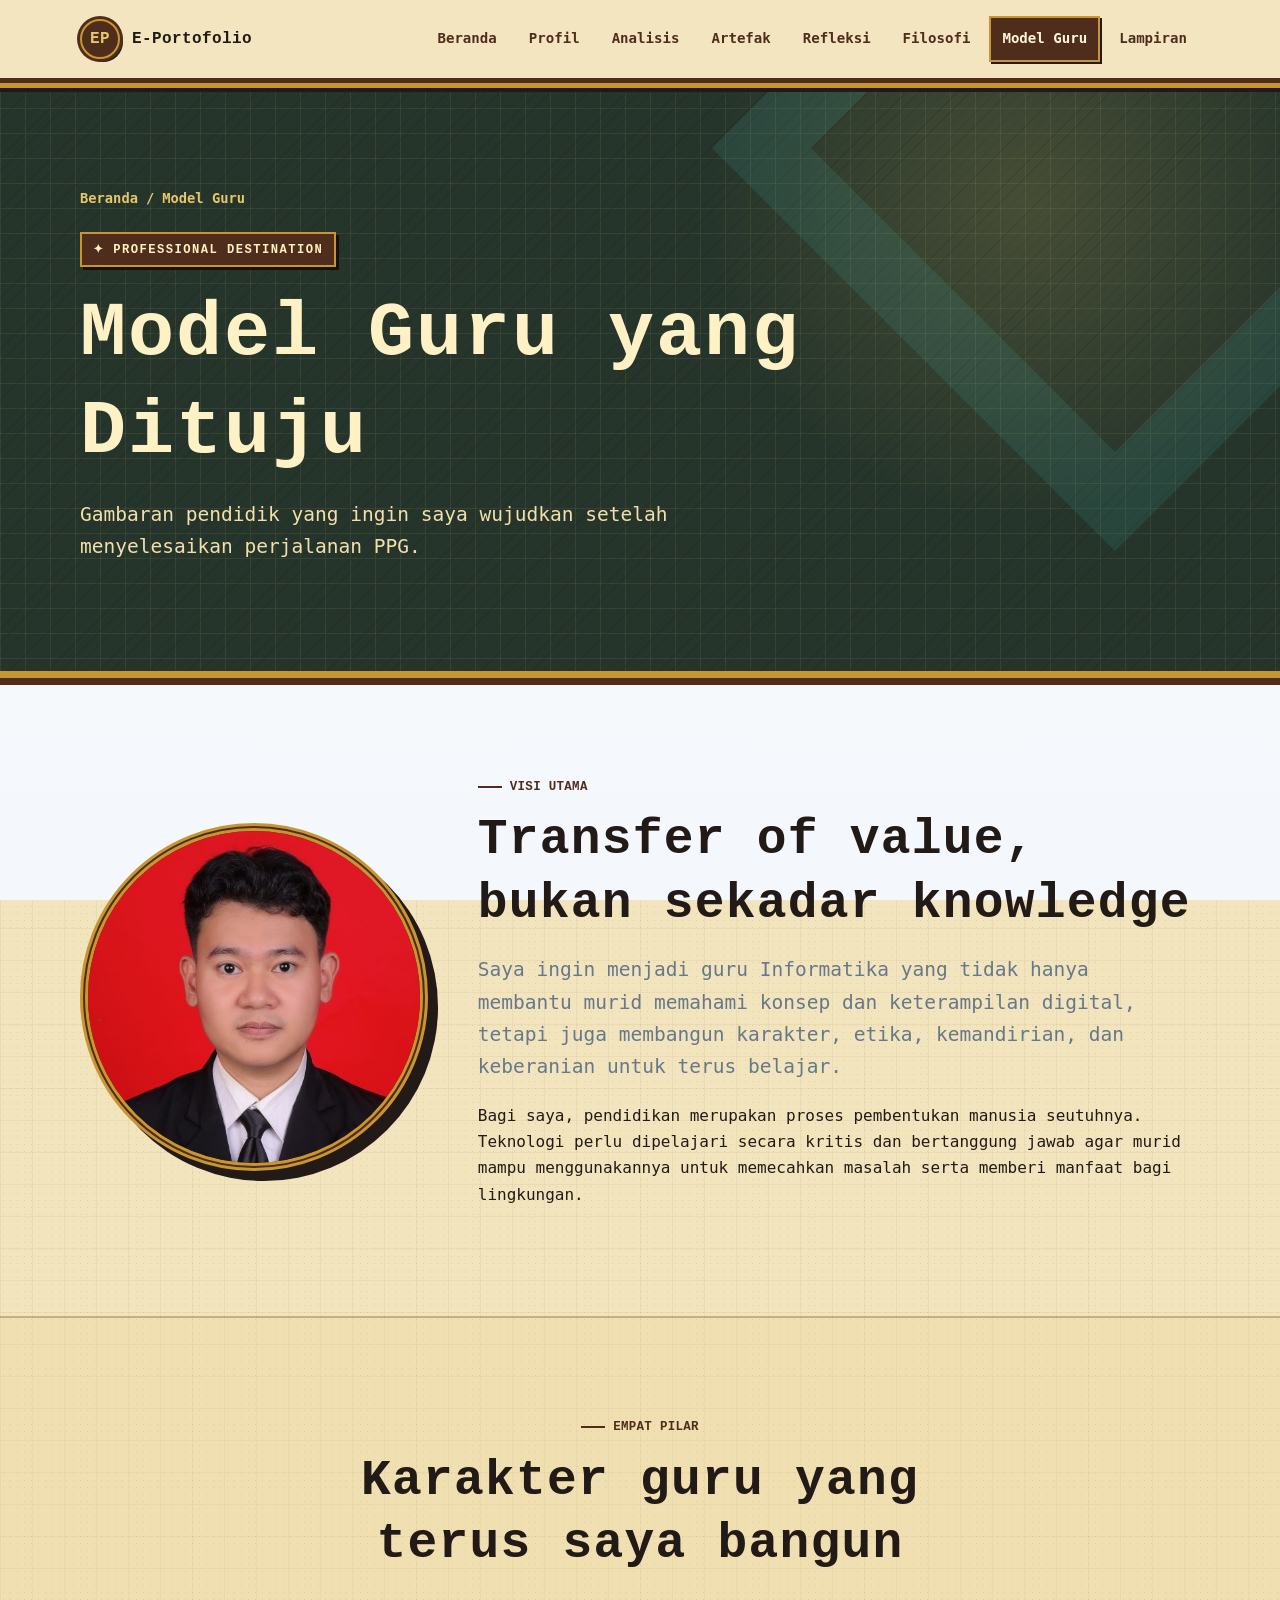
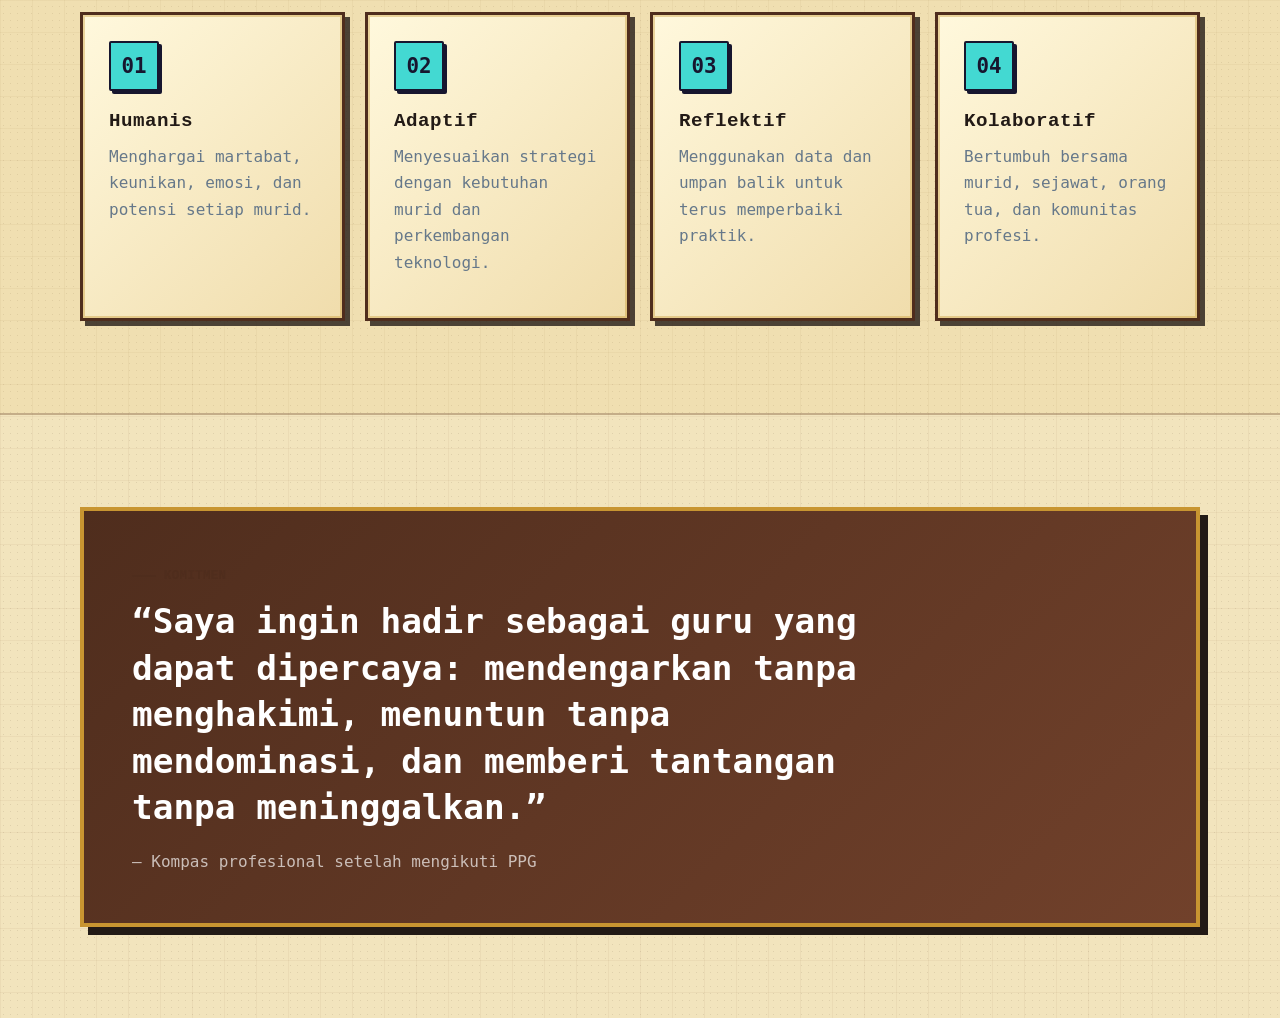
<file: model-guru.html>
<!doctype html>
<html lang="id">
<head><meta charset="utf-8"><meta name="viewport" content="width=device-width, initial-scale=1"><meta name="description" content="Model guru profesional yang ingin diwujudkan."><title>Model Guru | E-Portofolio PPG</title><link rel="stylesheet" href="assets/css/style.css"><script src="assets/js/app.js" defer></script></head>
<body class="retro-page rpg-page">
  <a class="skip-link" href="#main">Lewati ke konten</a><div class="page-transition entering" aria-hidden="true"><div class="transition-mark">✦</div></div>
  <header class="site-header"><nav class="container nav-wrap" aria-label="Navigasi utama"><a class="brand" href="index.html"><span class="brand-mark">EP</span><span>E-Portofolio</span></a><button class="menu-toggle" type="button" aria-label="Buka menu" aria-expanded="false"><span></span><span></span><span></span></button><ul class="nav-links"><li><a href="index.html">Beranda</a></li><li><a href="profil.html">Profil</a></li><li><a href="analisis.html">Analisis</a></li><li><a href="artefak.html">Artefak</a></li><li><a href="refleksi.html">Refleksi</a></li><li><a href="filosofi.html">Filosofi</a></li><li><a class="active" href="model-guru.html">Model Guru</a></li><li><a href="lampiran.html">Lampiran</a></li></ul></nav></header>
  <main id="main">
    <section class="page-hero rpg-hero"><div class="container" data-reveal><div class="breadcrumbs"><a href="index.html">Beranda</a><span>/</span><span>Model Guru</span></div><span class="quest-label">✦ PROFESSIONAL DESTINATION</span><h1>Model Guru yang Dituju</h1><p class="lead">Gambaran pendidik yang ingin saya wujudkan setelah menyelesaikan perjalanan PPG.</p></div></section>
    <section class="section"><div class="container teacher-model-layout"><div class="round-feature-photo" data-reveal><img src="assets/images/pp.jpg" alt="Foto Khairul Hanif pada halaman Model Guru" loading="lazy"></div><div data-reveal style="--delay:80ms"><span class="eyebrow">VISI UTAMA</span><h2>Transfer of value, bukan sekadar knowledge</h2><p class="lead">Saya ingin menjadi guru Informatika yang tidak hanya membantu murid memahami konsep dan keterampilan digital, tetapi juga membangun karakter, etika, kemandirian, dan keberanian untuk terus belajar.</p><p>Bagi saya, pendidikan merupakan proses pembentukan manusia seutuhnya. Teknologi perlu dipelajari secara kritis dan bertanggung jawab agar murid mampu menggunakannya untuk memecahkan masalah serta memberi manfaat bagi lingkungan.</p></div></div></section>
    <section class="section model-pillars"><div class="container"><div class="section-heading center" data-reveal><span class="eyebrow">EMPAT PILAR</span><h2>Karakter guru yang terus saya bangun</h2></div><div class="grid-4"><article class="card" data-reveal><div class="icon-box">01</div><h3>Humanis</h3><p class="muted">Menghargai martabat, keunikan, emosi, dan potensi setiap murid.</p></article><article class="card" data-reveal style="--delay:60ms"><div class="icon-box">02</div><h3>Adaptif</h3><p class="muted">Menyesuaikan strategi dengan kebutuhan murid dan perkembangan teknologi.</p></article><article class="card" data-reveal style="--delay:120ms"><div class="icon-box">03</div><h3>Reflektif</h3><p class="muted">Menggunakan data dan umpan balik untuk terus memperbaiki praktik.</p></article><article class="card" data-reveal style="--delay:180ms"><div class="icon-box">04</div><h3>Kolaboratif</h3><p class="muted">Bertumbuh bersama murid, sejawat, orang tua, dan komunitas profesi.</p></article></div></div></section>
    <section class="section"><div class="container"><div class="quote-panel" data-reveal><span class="eyebrow">KOMITMEN</span><blockquote>“Saya ingin hadir sebagai guru yang dapat dipercaya: mendengarkan tanpa menghakimi, menuntun tanpa mendominasi, dan memberi tantangan tanpa meninggalkan.”</blockquote><p>— Kompas profesional setelah mengikuti PPG</p></div></div></section>
  </main>
</body></html>
</file>
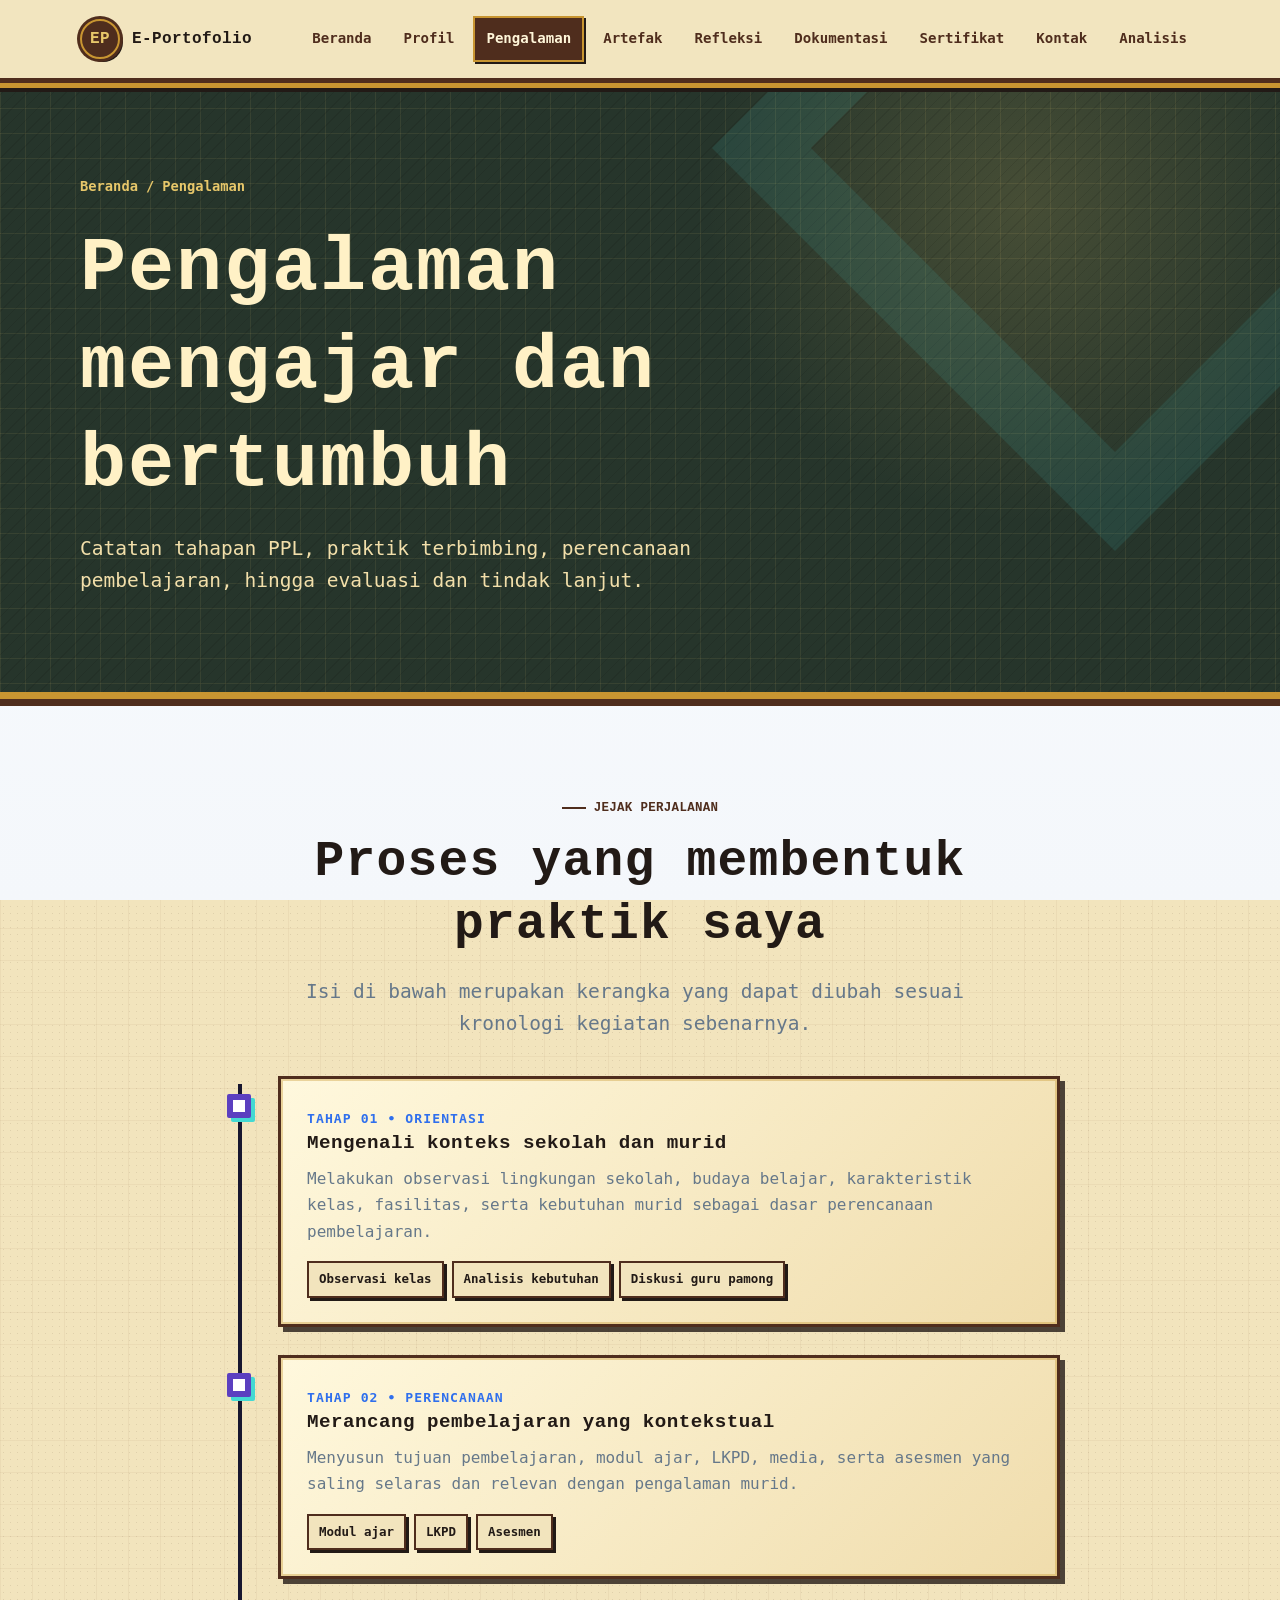
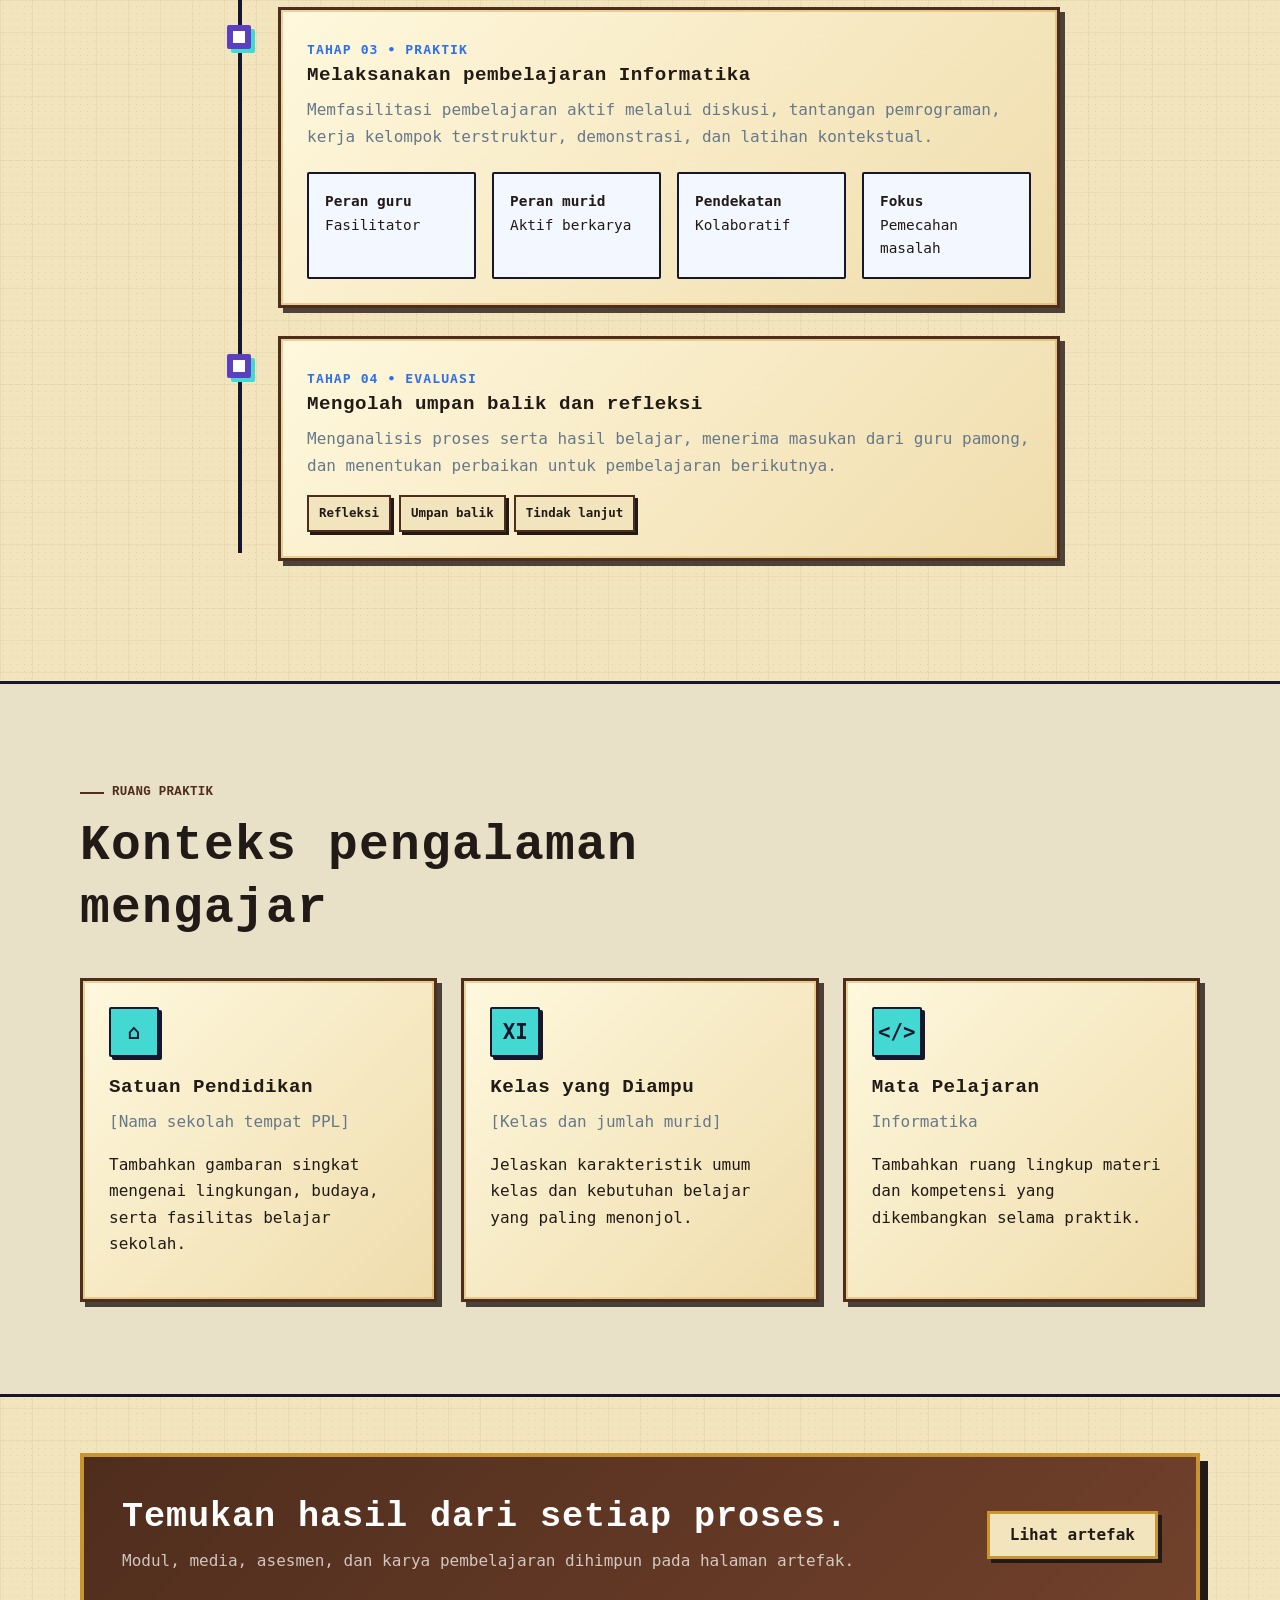
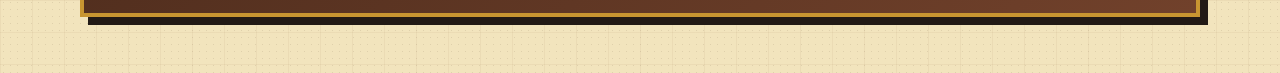
<file: pengalaman.html>
<!doctype html>
<html lang="id">
<head><meta charset="utf-8"><meta name="viewport" content="width=device-width, initial-scale=1"><meta name="description" content="Pengalaman mengajar dan PPL dalam e-portofolio PPG."><title>Pengalaman | E-Portofolio PPG</title><link rel="stylesheet" href="assets/css/style.css"><script src="assets/js/app.js" defer></script></head>
<body class="retro-page">
  <a class="skip-link" href="#main">Lewati ke konten</a><div class="page-transition entering" aria-hidden="true"><div class="transition-mark">EP</div></div>
  <header class="site-header"><nav class="container nav-wrap" aria-label="Navigasi utama"><a class="brand" href="index.html"><span class="brand-mark">EP</span><span>E-Portofolio</span></a><button class="menu-toggle" type="button" aria-label="Buka menu" aria-expanded="false"><span></span><span></span><span></span></button><ul class="nav-links"><li><a href="index.html">Beranda</a></li><li><a href="profil.html">Profil</a></li><li><a class="active" href="pengalaman.html">Pengalaman</a></li><li><a href="artefak.html">Artefak</a></li><li><a href="refleksi.html">Refleksi</a></li><li><a href="dokumentasi.html">Dokumentasi</a></li><li><a href="sertifikat.html">Sertifikat</a></li><li><a href="kontak.html">Kontak</a></li></ul></nav></header>
  <main id="main">
    <section class="page-hero"><div class="container" data-reveal><div class="breadcrumbs"><a href="index.html">Beranda</a><span>/</span><span>Pengalaman</span></div><h1>Pengalaman mengajar dan bertumbuh</h1><p class="lead">Catatan tahapan PPL, praktik terbimbing, perencanaan pembelajaran, hingga evaluasi dan tindak lanjut.</p></div></section>
    <section class="section"><div class="container"><div class="section-heading center" data-reveal><span class="eyebrow">Jejak perjalanan</span><h2>Proses yang membentuk praktik saya</h2><p class="lead">Isi di bawah merupakan kerangka yang dapat diubah sesuai kronologi kegiatan sebenarnya.</p></div>
      <div class="timeline">
        <article class="timeline-item" data-reveal><span class="timeline-dot"></span><div class="card"><span class="timeline-meta">Tahap 01 • Orientasi</span><h3>Mengenali konteks sekolah dan murid</h3><p class="muted">Melakukan observasi lingkungan sekolah, budaya belajar, karakteristik kelas, fasilitas, serta kebutuhan murid sebagai dasar perencanaan pembelajaran.</p><div class="tag-list"><span class="tag">Observasi kelas</span><span class="tag">Analisis kebutuhan</span><span class="tag">Diskusi guru pamong</span></div></div></article>
        <article class="timeline-item" data-reveal><span class="timeline-dot"></span><div class="card"><span class="timeline-meta">Tahap 02 • Perencanaan</span><h3>Merancang pembelajaran yang kontekstual</h3><p class="muted">Menyusun tujuan pembelajaran, modul ajar, LKPD, media, serta asesmen yang saling selaras dan relevan dengan pengalaman murid.</p><div class="tag-list"><span class="tag">Modul ajar</span><span class="tag">LKPD</span><span class="tag">Asesmen</span></div></div></article>
        <article class="timeline-item" data-reveal><span class="timeline-dot"></span><div class="card"><span class="timeline-meta">Tahap 03 • Praktik</span><h3>Melaksanakan pembelajaran Informatika</h3><p class="muted">Memfasilitasi pembelajaran aktif melalui diskusi, tantangan pemrograman, kerja kelompok terstruktur, demonstrasi, dan latihan kontekstual.</p><div class="role-grid"><div class="role"><strong>Peran guru</strong><br>Fasilitator</div><div class="role"><strong>Peran murid</strong><br>Aktif berkarya</div><div class="role"><strong>Pendekatan</strong><br>Kolaboratif</div><div class="role"><strong>Fokus</strong><br>Pemecahan masalah</div></div></div></article>
        <article class="timeline-item" data-reveal><span class="timeline-dot"></span><div class="card"><span class="timeline-meta">Tahap 04 • Evaluasi</span><h3>Mengolah umpan balik dan refleksi</h3><p class="muted">Menganalisis proses serta hasil belajar, menerima masukan dari guru pamong, dan menentukan perbaikan untuk pembelajaran berikutnya.</p><div class="tag-list"><span class="tag">Refleksi</span><span class="tag">Umpan balik</span><span class="tag">Tindak lanjut</span></div></div></article>
      </div>
    </div></section>
    <section class="section" style="background:#eef4fb"><div class="container"><div class="section-heading" data-reveal><span class="eyebrow">Ruang praktik</span><h2>Konteks pengalaman mengajar</h2></div><div class="grid-3"><article class="card hover-lift" data-reveal><div class="icon-box">⌂</div><h3>Satuan Pendidikan</h3><p class="muted">[Nama sekolah tempat PPL]</p><p>Tambahkan gambaran singkat mengenai lingkungan, budaya, serta fasilitas belajar sekolah.</p></article><article class="card hover-lift" data-reveal style="--delay:80ms"><div class="icon-box">XI</div><h3>Kelas yang Diampu</h3><p class="muted">[Kelas dan jumlah murid]</p><p>Jelaskan karakteristik umum kelas dan kebutuhan belajar yang paling menonjol.</p></article><article class="card hover-lift" data-reveal style="--delay:160ms"><div class="icon-box">&lt;/&gt;</div><h3>Mata Pelajaran</h3><p class="muted">Informatika</p><p>Tambahkan ruang lingkup materi dan kompetensi yang dikembangkan selama praktik.</p></article></div></div></section>
    <section class="section-sm"><div class="container"><div class="cta" data-reveal><div><h2>Temukan hasil dari setiap proses.</h2><p>Modul, media, asesmen, dan karya pembelajaran dihimpun pada halaman artefak.</p></div><a class="btn btn-secondary" href="artefak.html">Lihat artefak</a></div></div></section>
  </main>
</body></html>
</file>
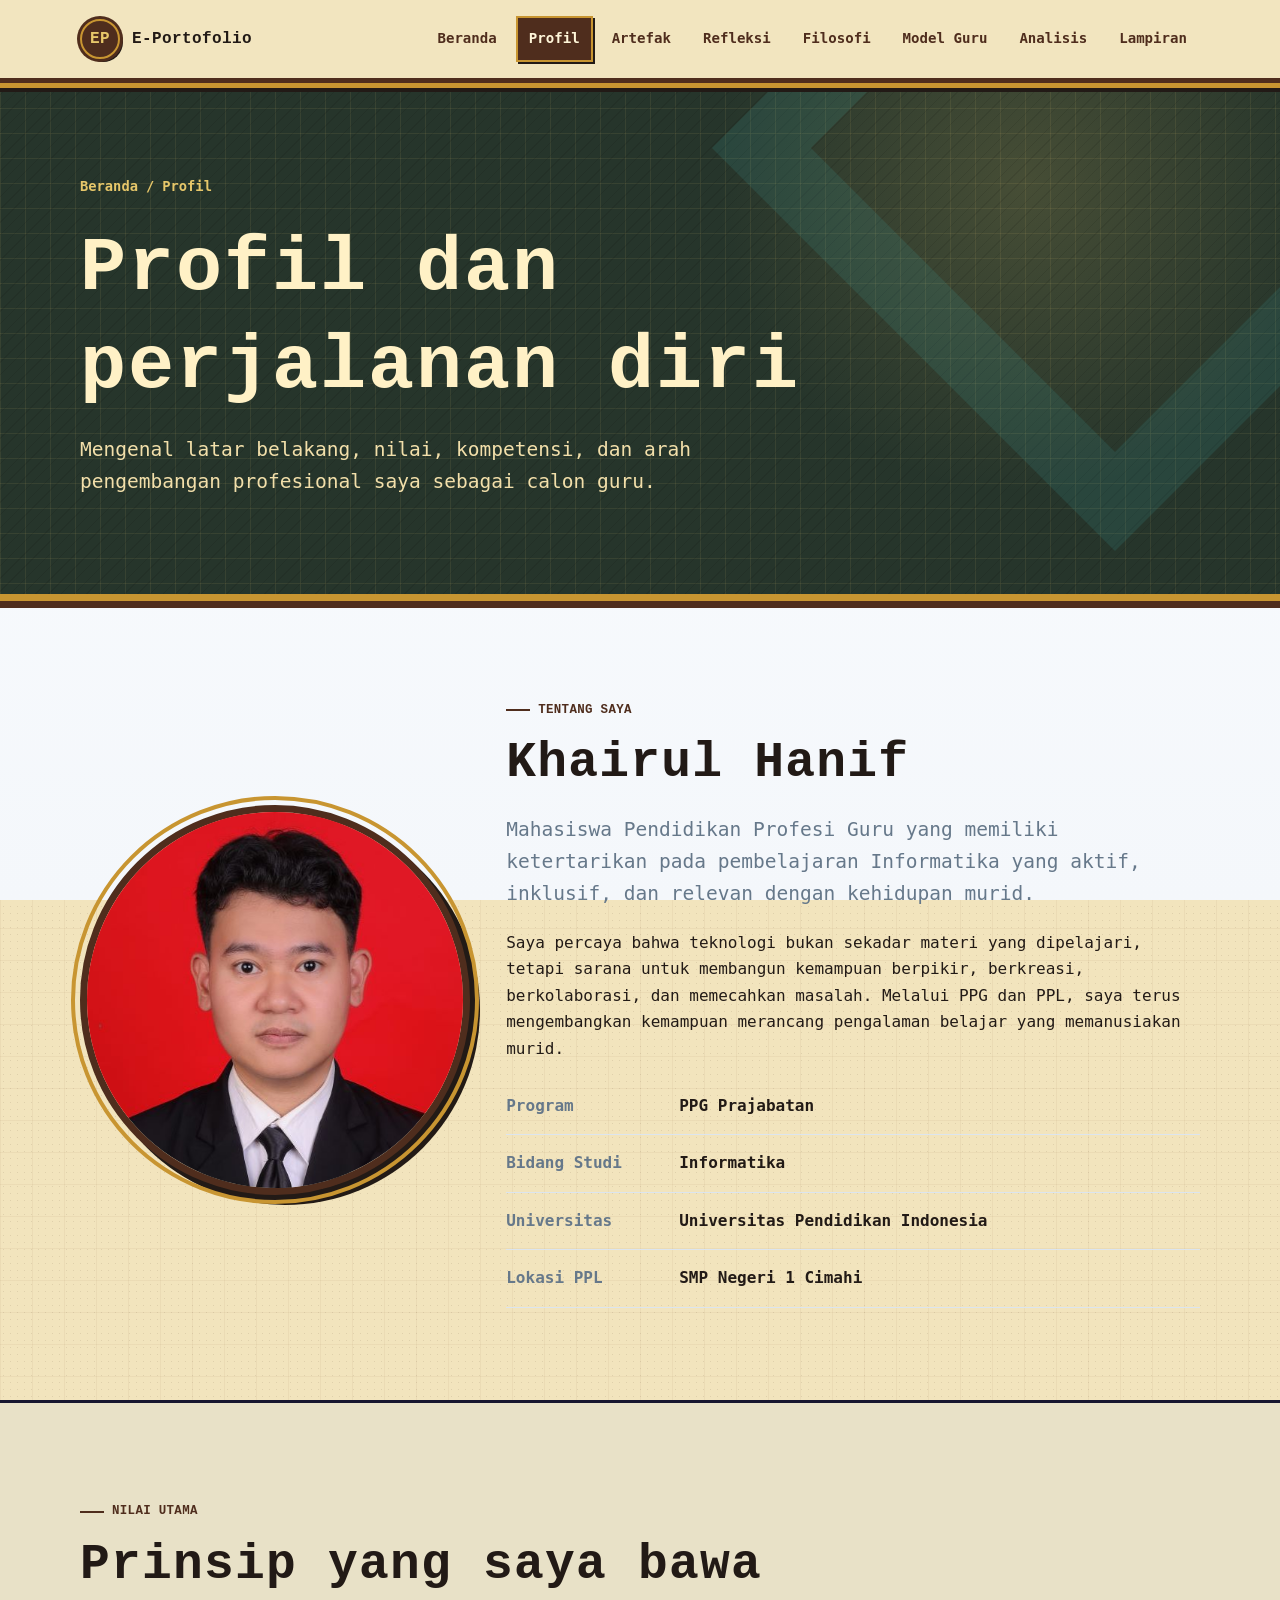
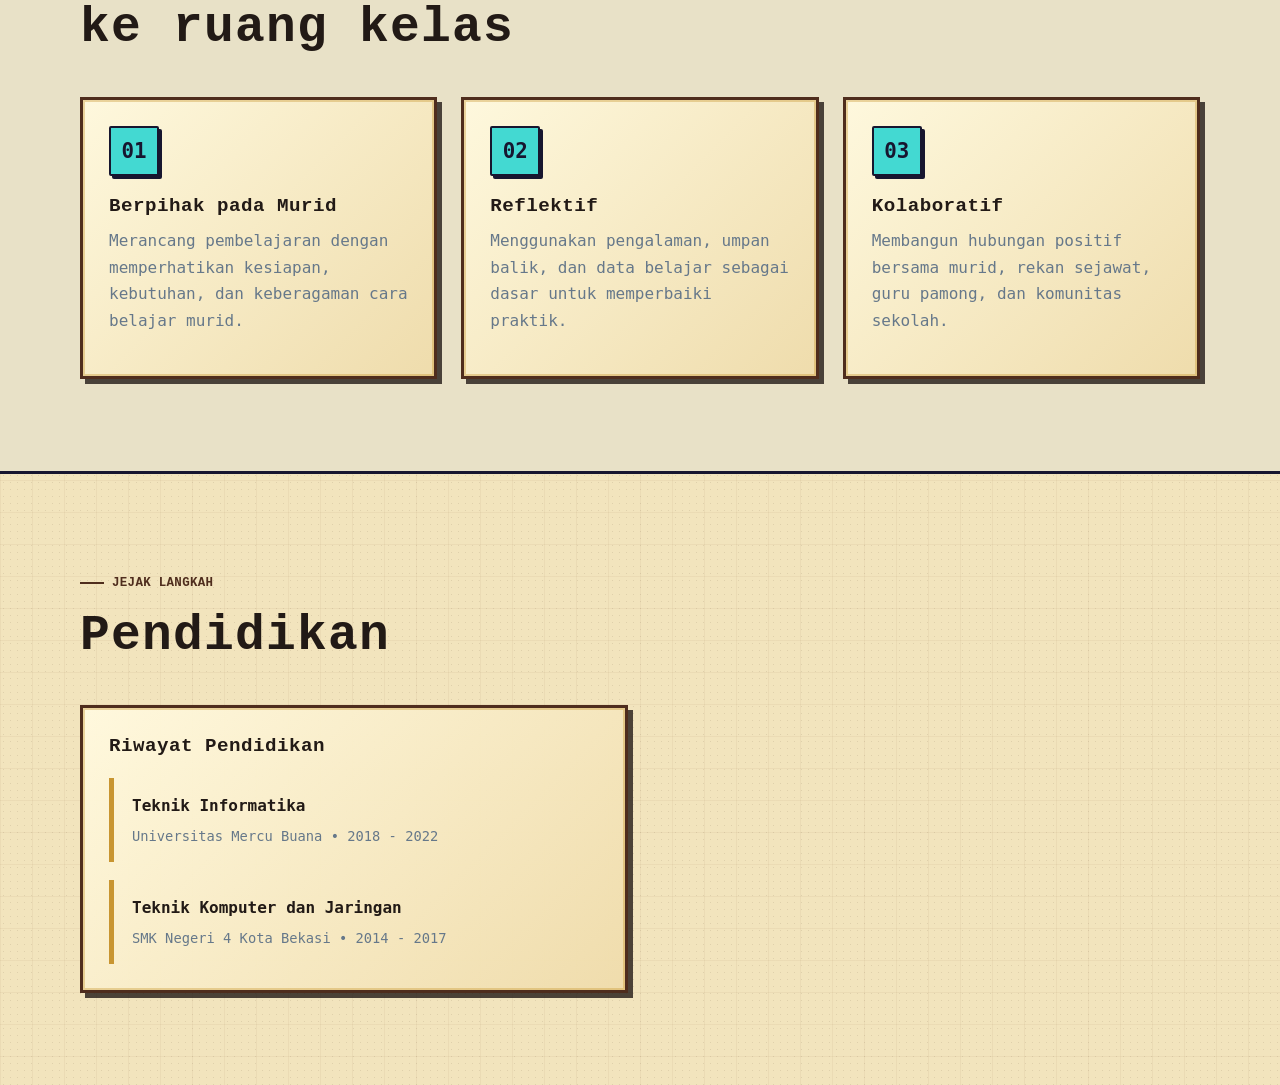
<file: profil.html>
<!doctype html>
<html lang="id">
<head>
  <meta charset="utf-8"><meta name="viewport" content="width=device-width, initial-scale=1"><meta name="description" content="Profil mahasiswa dalam e-portofolio PPG."><title>Profil | E-Portofolio PPG</title>
  <link rel="stylesheet" href="assets/css/style.css"><script src="assets/js/app.js" defer></script>
</head>
<body class="retro-page">
  <a class="skip-link" href="#main">Lewati ke konten</a><div class="page-transition entering" aria-hidden="true"><div class="transition-mark">EP</div></div>
  <header class="site-header"><nav class="container nav-wrap" aria-label="Navigasi utama"><a class="brand" href="index.html"><span class="brand-mark">EP</span><span>E-Portofolio</span></a><button class="menu-toggle" type="button" aria-label="Buka menu" aria-expanded="false"><span></span><span></span><span></span></button><ul class="nav-links"><li><a href="index.html">Beranda</a></li><li><a class="active" href="profil.html">Profil</a></li><li><a href="artefak.html">Artefak</a></li><li><a href="refleksi.html">Refleksi</a></li><li><a href="filosofi.html">Filosofi</a></li><li><a href="model-guru.html">Model Guru</a></li><li><a href="lampiran.html">Lampiran</a></li></ul></nav></header>
  <main id="main">
    <section class="page-hero"><div class="container" data-reveal><div class="breadcrumbs"><a href="index.html">Beranda</a><span>/</span><span>Profil</span></div><h1>Profil dan perjalanan diri</h1><p class="lead">Mengenal latar belakang, nilai, kompetensi, dan arah pengembangan profesional saya sebagai calon guru.</p></div></section>
    <section class="section"><div class="container profile-layout">
<div class="profile-photo-frame" data-reveal>
  <img
    src="assets/images/pp.jpg"
    alt="Foto profil Khairul Hanif"
    loading="lazy">
</div>        
      <div data-reveal style="--delay:100ms"><span class="eyebrow">Tentang saya</span><h2>Khairul Hanif</h2><p class="lead">Mahasiswa Pendidikan Profesi Guru yang memiliki ketertarikan pada pembelajaran Informatika yang aktif, inklusif, dan relevan dengan kehidupan murid.</p><p>Saya percaya bahwa teknologi bukan sekadar materi yang dipelajari, tetapi sarana untuk membangun kemampuan berpikir, berkreasi, berkolaborasi, dan memecahkan masalah. Melalui PPG dan PPL, saya terus mengembangkan kemampuan merancang pengalaman belajar yang memanusiakan murid.</p>
        <dl class="info-list"><div class="info-row"><dt>Program</dt><dd>PPG Prajabatan</dd></div><div class="info-row"><dt>Bidang Studi</dt><dd>Informatika</dd></div><div class="info-row"><dt>Universitas</dt><dd>Universitas Pendidikan Indonesia</dd></div><div class="info-row"><dt>Lokasi PPL</dt><dd>SMP Negeri 1 Cimahi</dd></div></dl>
      </div>
    </div></section>
    <section class="section" style="background:#eef4fb"><div class="container"><div class="section-heading" data-reveal><span class="eyebrow">Nilai utama</span><h2>Prinsip yang saya bawa ke ruang kelas</h2></div><div class="grid-3"><article class="card" data-reveal><div class="icon-box">01</div><h3>Berpihak pada Murid</h3><p class="muted">Merancang pembelajaran dengan memperhatikan kesiapan, kebutuhan, dan keberagaman cara belajar murid.</p></article><article class="card" data-reveal style="--delay:80ms"><div class="icon-box">02</div><h3>Reflektif</h3><p class="muted">Menggunakan pengalaman, umpan balik, dan data belajar sebagai dasar untuk memperbaiki praktik.</p></article><article class="card" data-reveal style="--delay:160ms"><div class="icon-box">03</div><h3>Kolaboratif</h3><p class="muted">Membangun hubungan positif bersama murid, rekan sejawat, guru pamong, dan komunitas sekolah.</p></article></div></div></section>
    <section class="section profile-journey"><div class="container"><div class="section-heading" data-reveal><span class="eyebrow">JEJAK LANGKAH</span><h2>Pendidikan</h2></div><div class="grid-2"><article class="card" data-reveal><h3>Riwayat Pendidikan</h3><div class="compact-timeline"><div><strong>Teknik Informatika</strong><span>Universitas Mercu Buana • 2018 - 2022</span></div><div><strong>Teknik Komputer dan Jaringan</strong><span>SMK Negeri 4 Kota Bekasi • 2014 - 2017</span></div></div></article></div></div></section>
  </main>
</body>
</html>
</file>
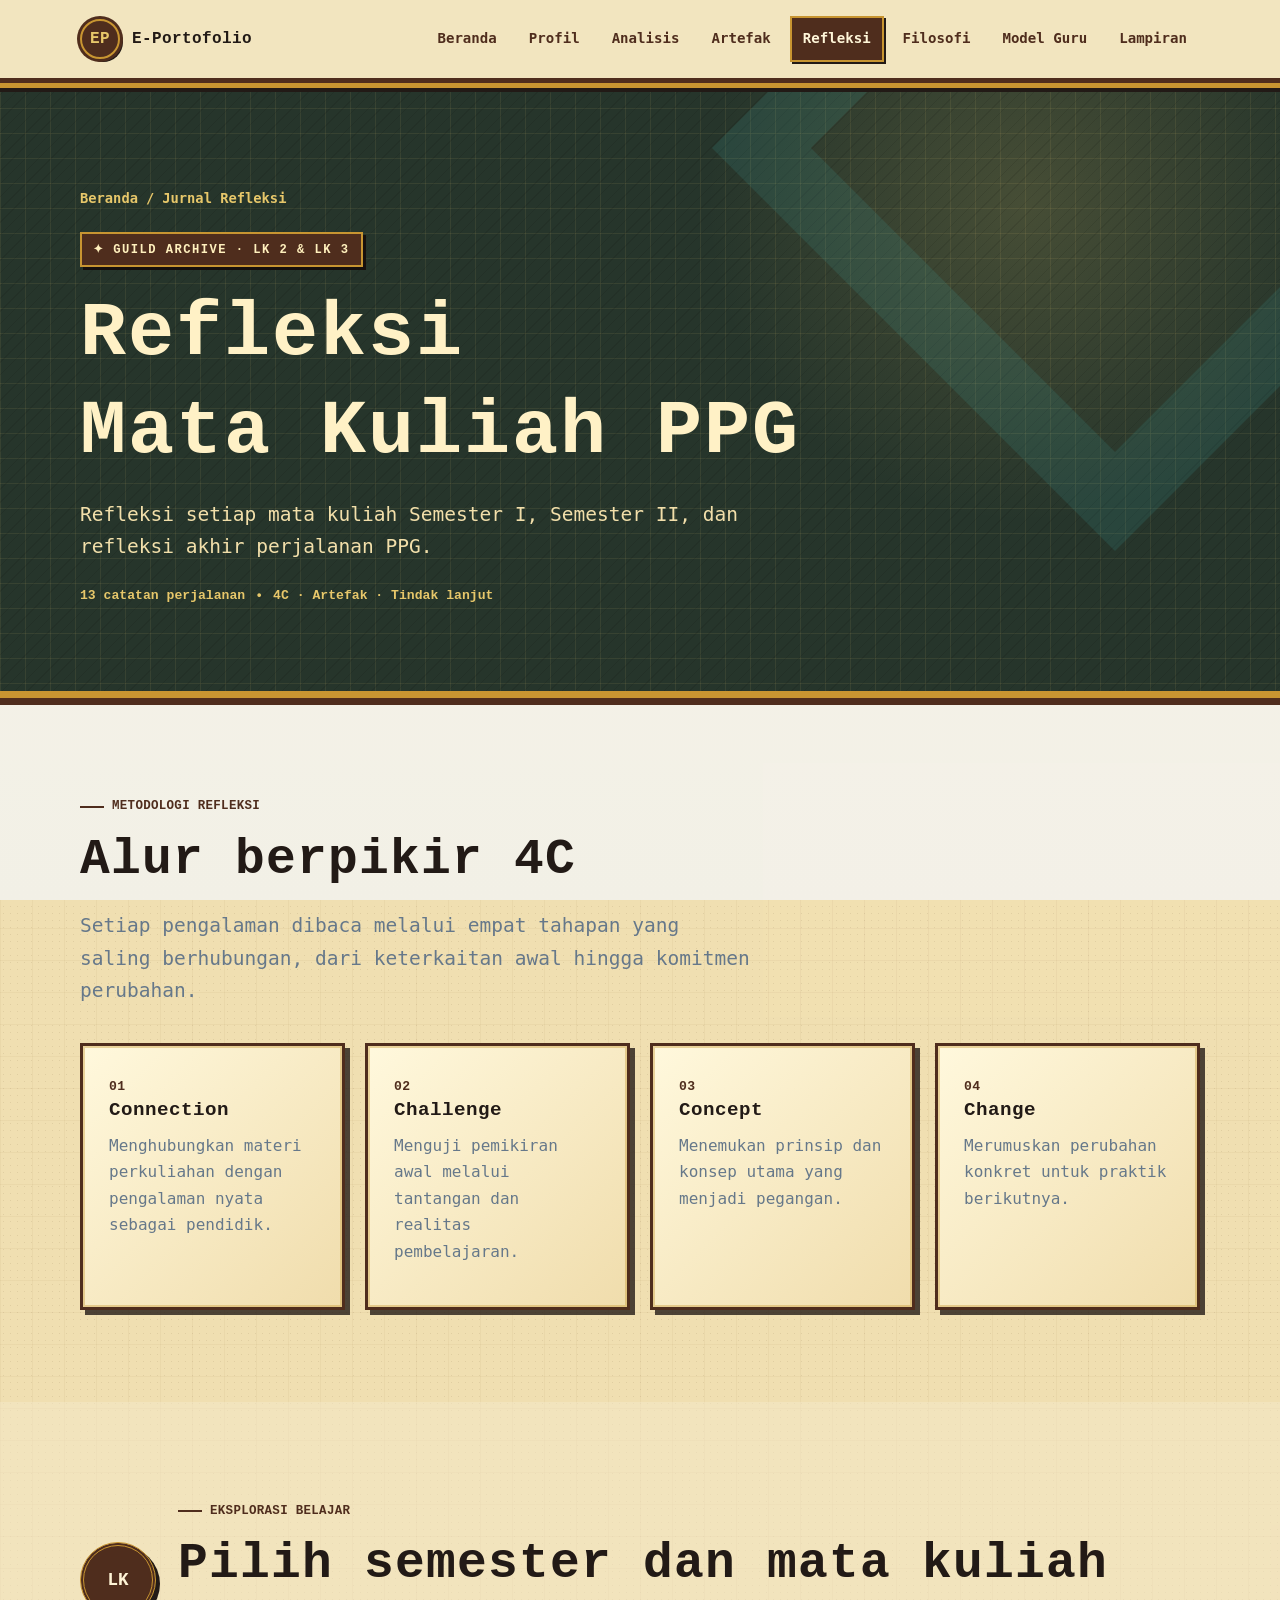
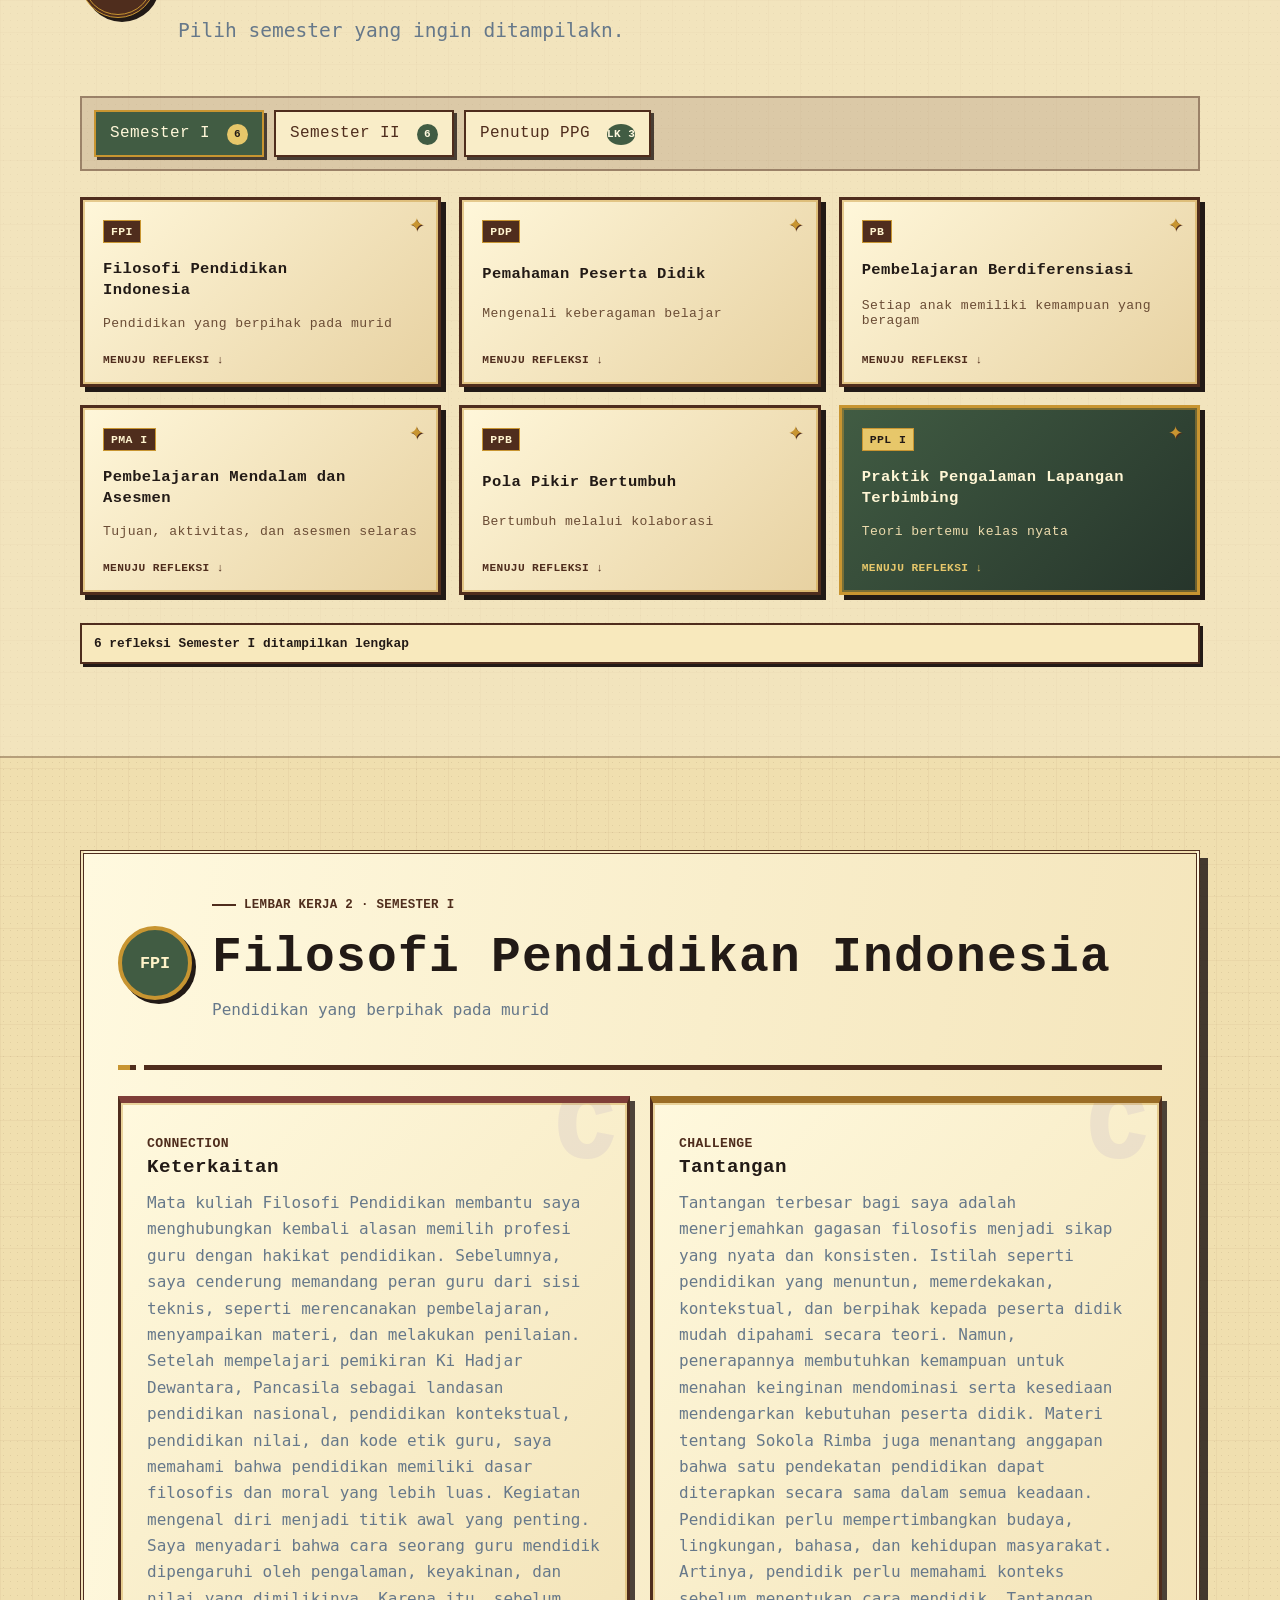
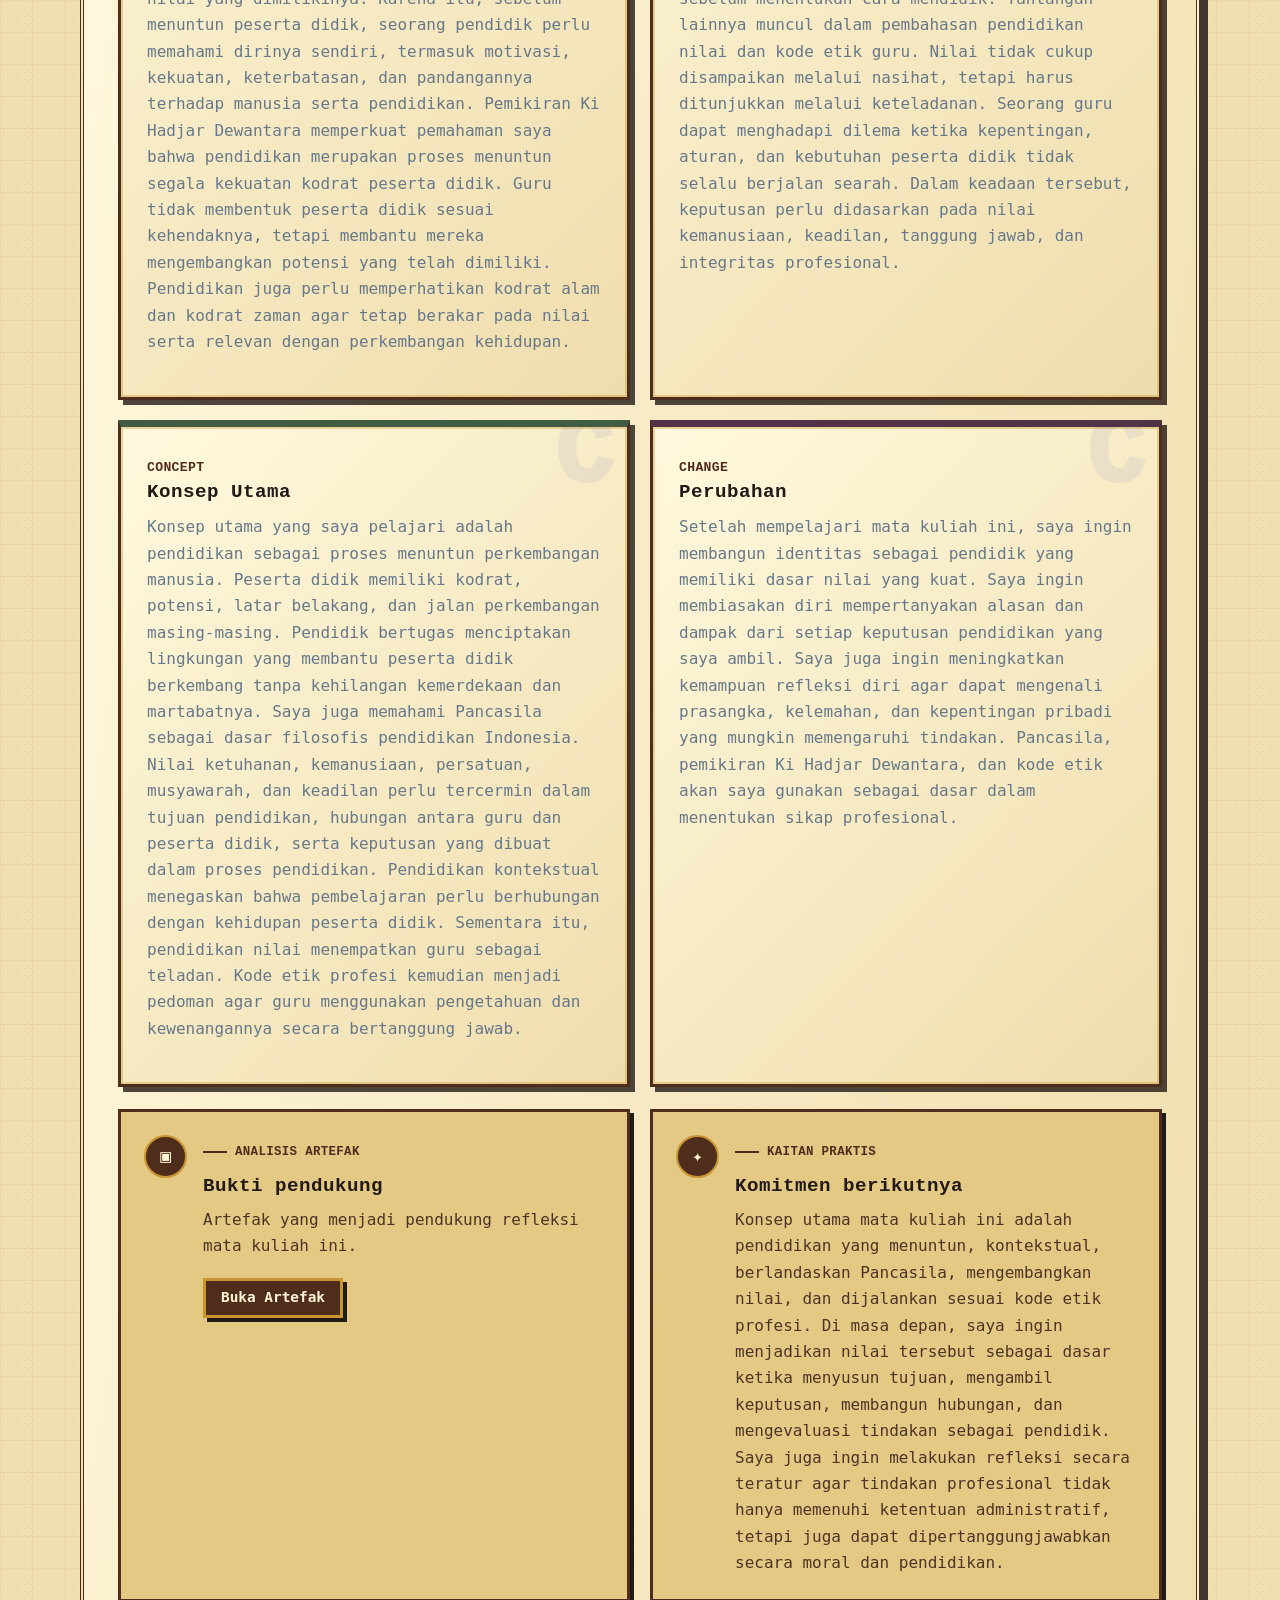
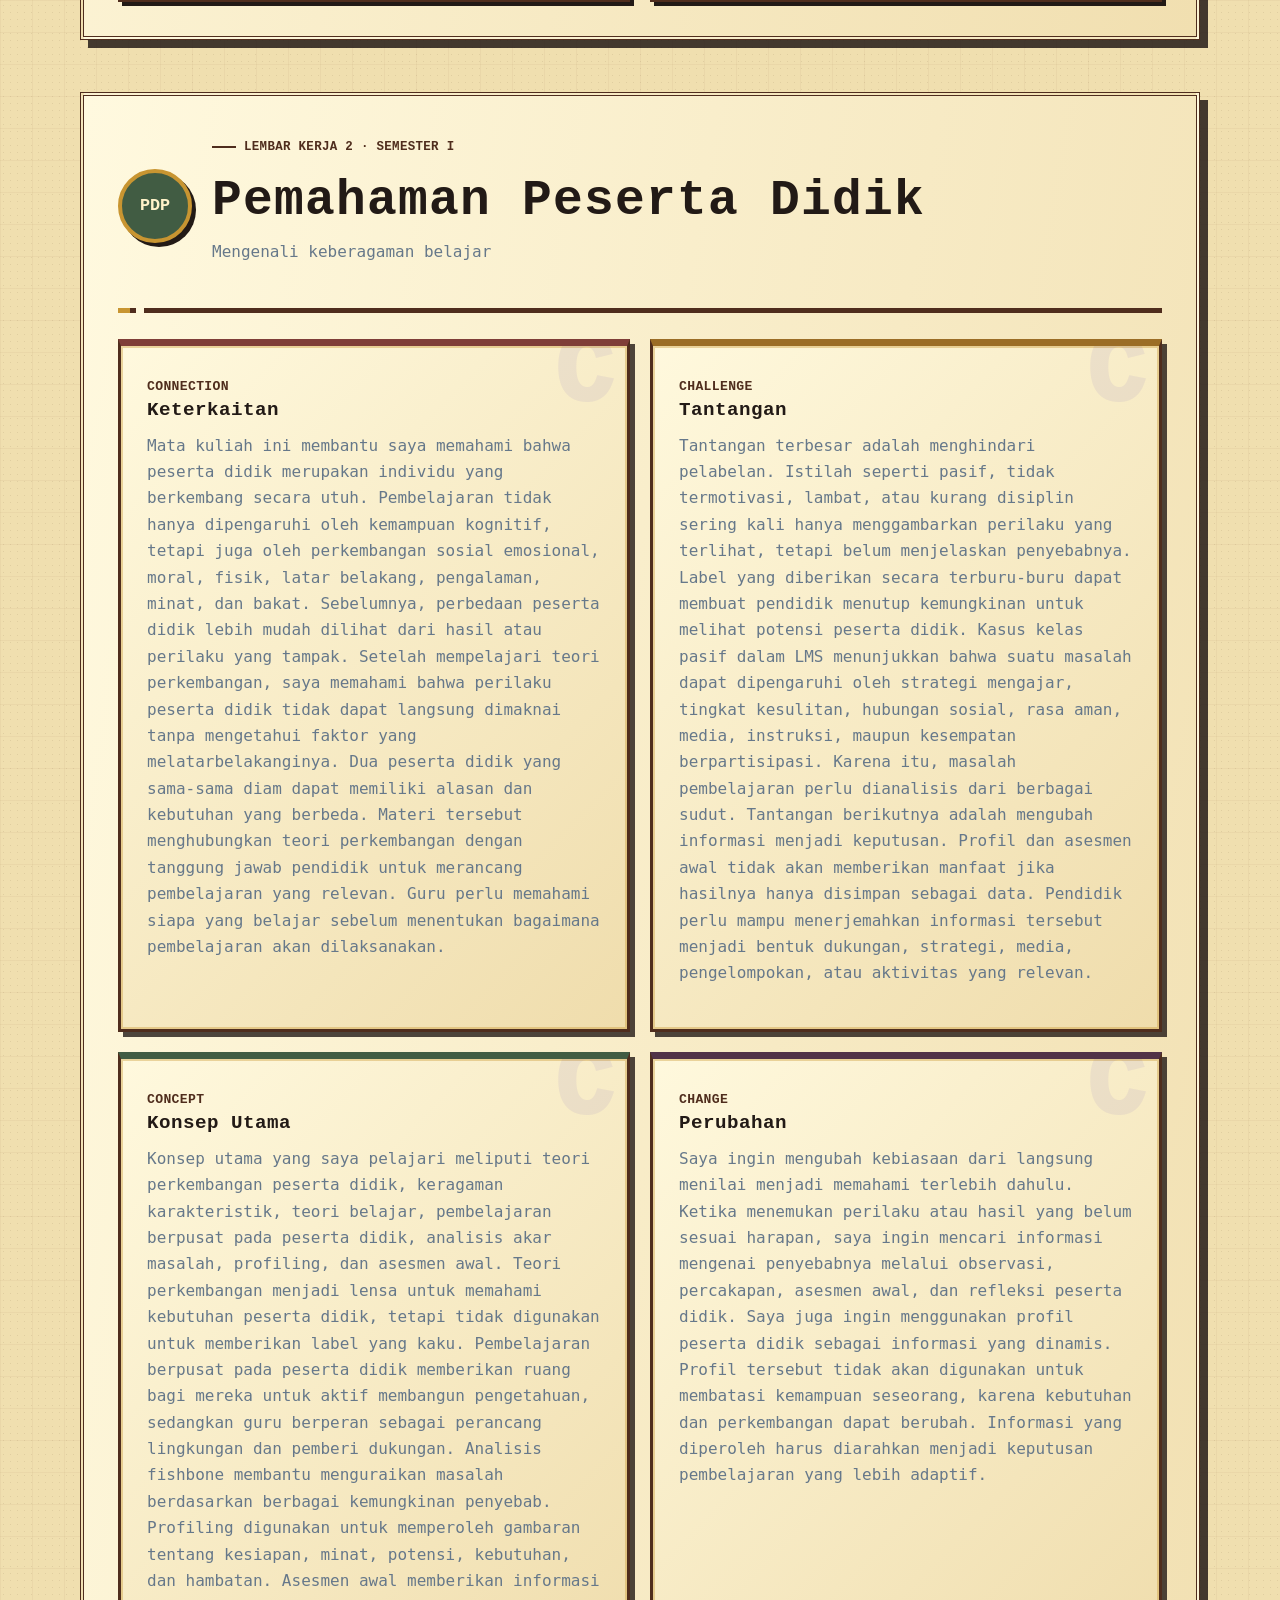
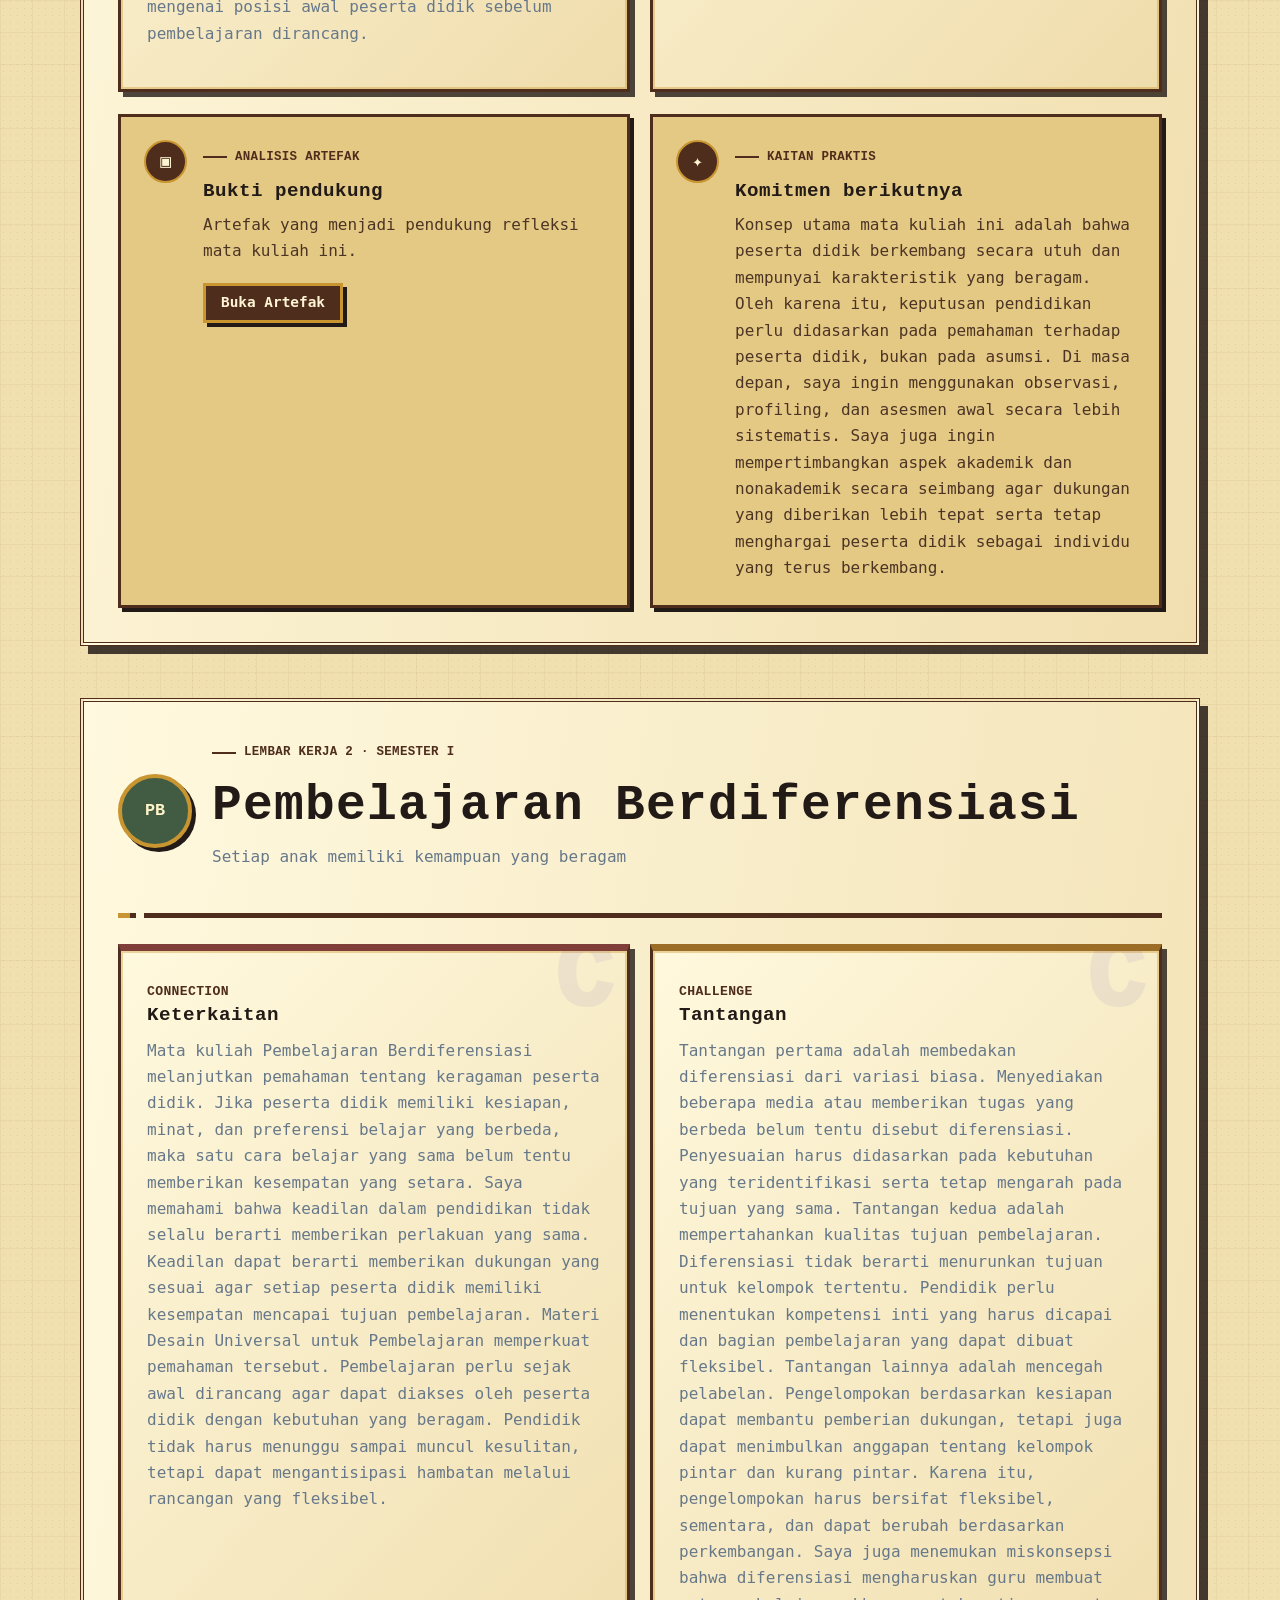
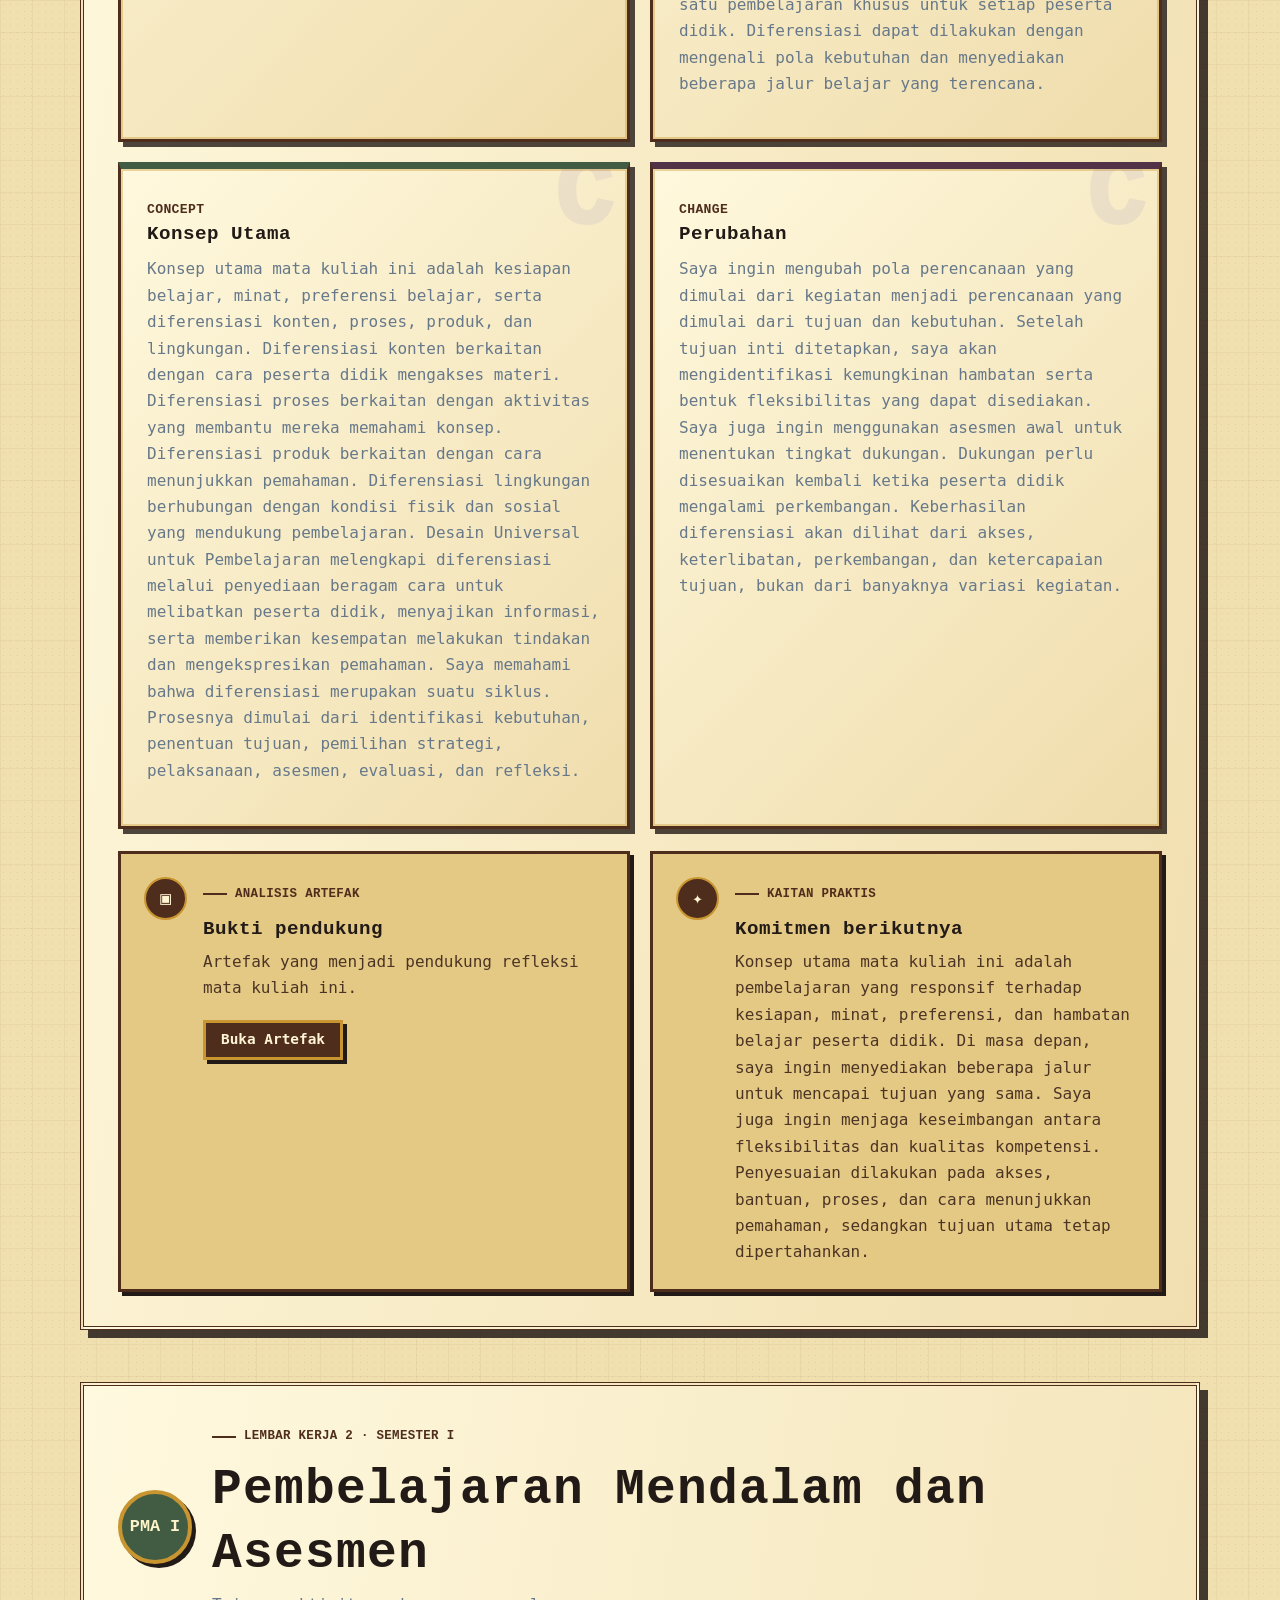
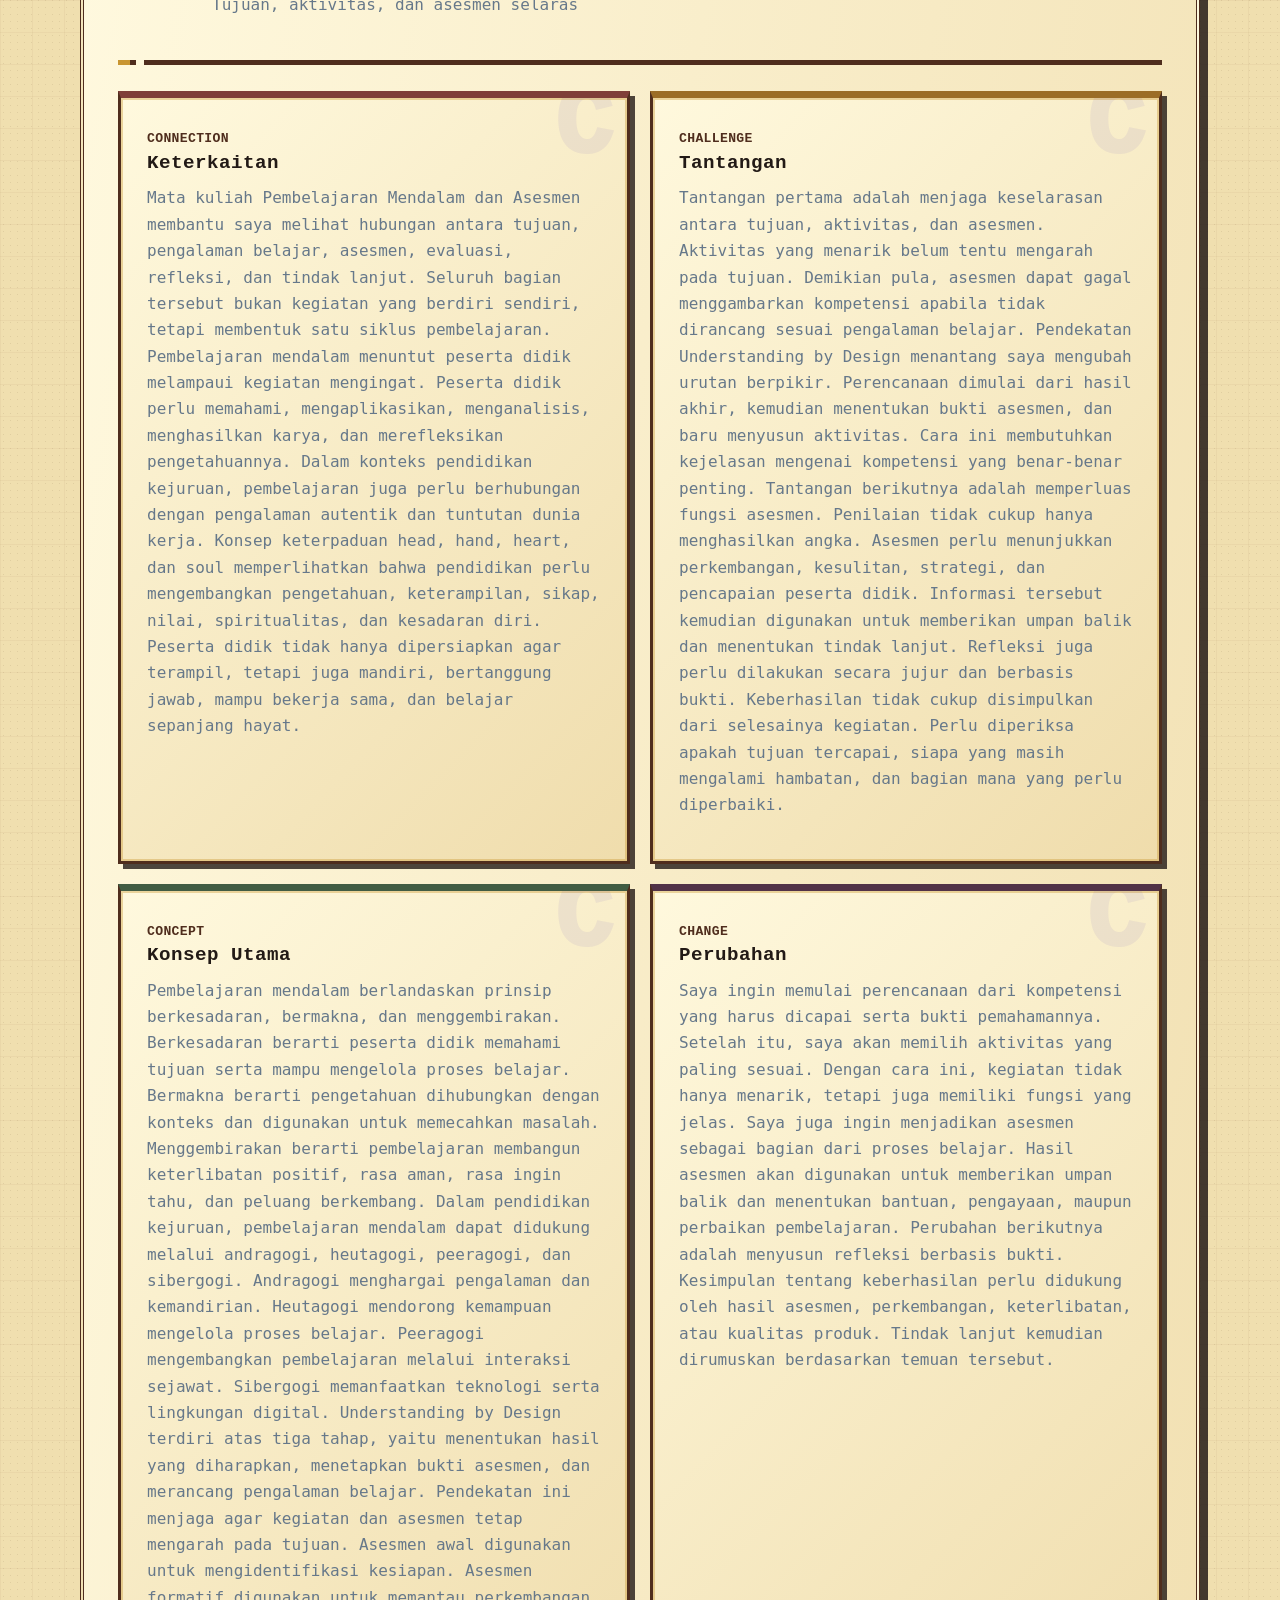
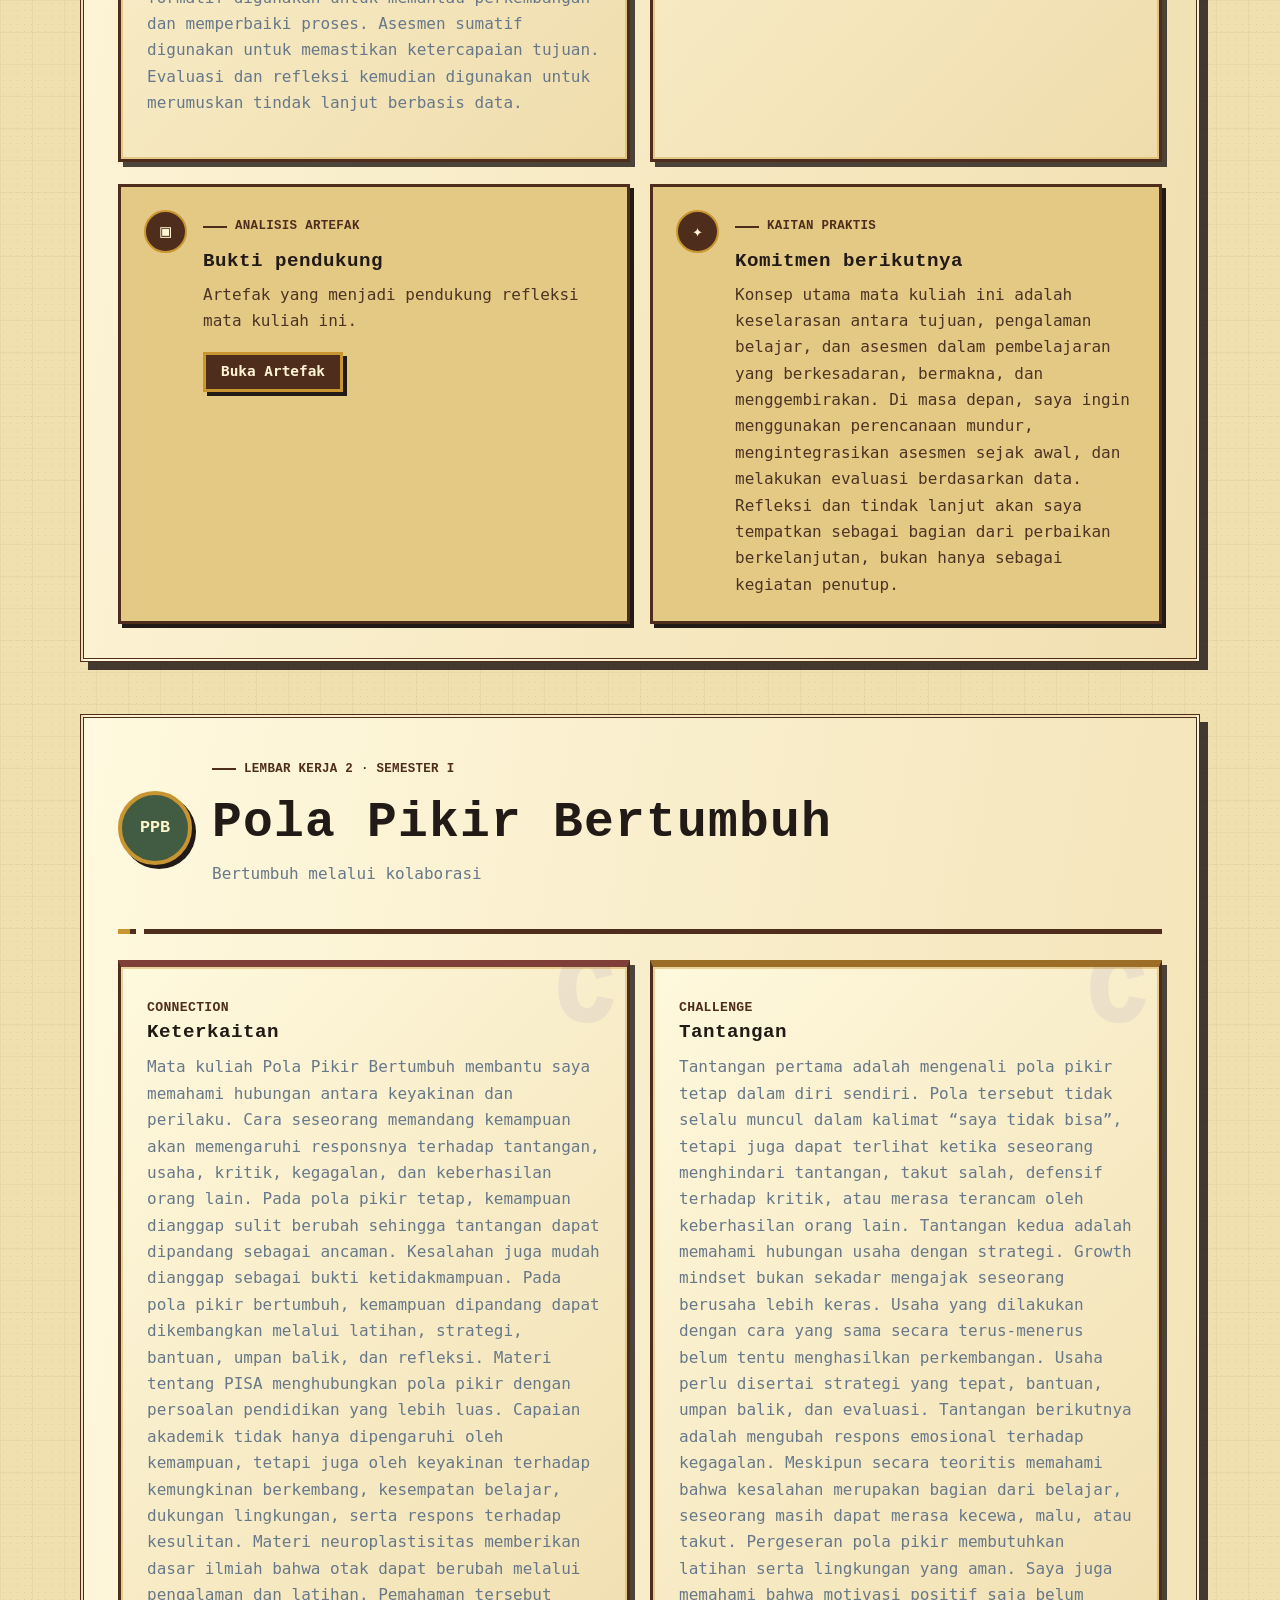
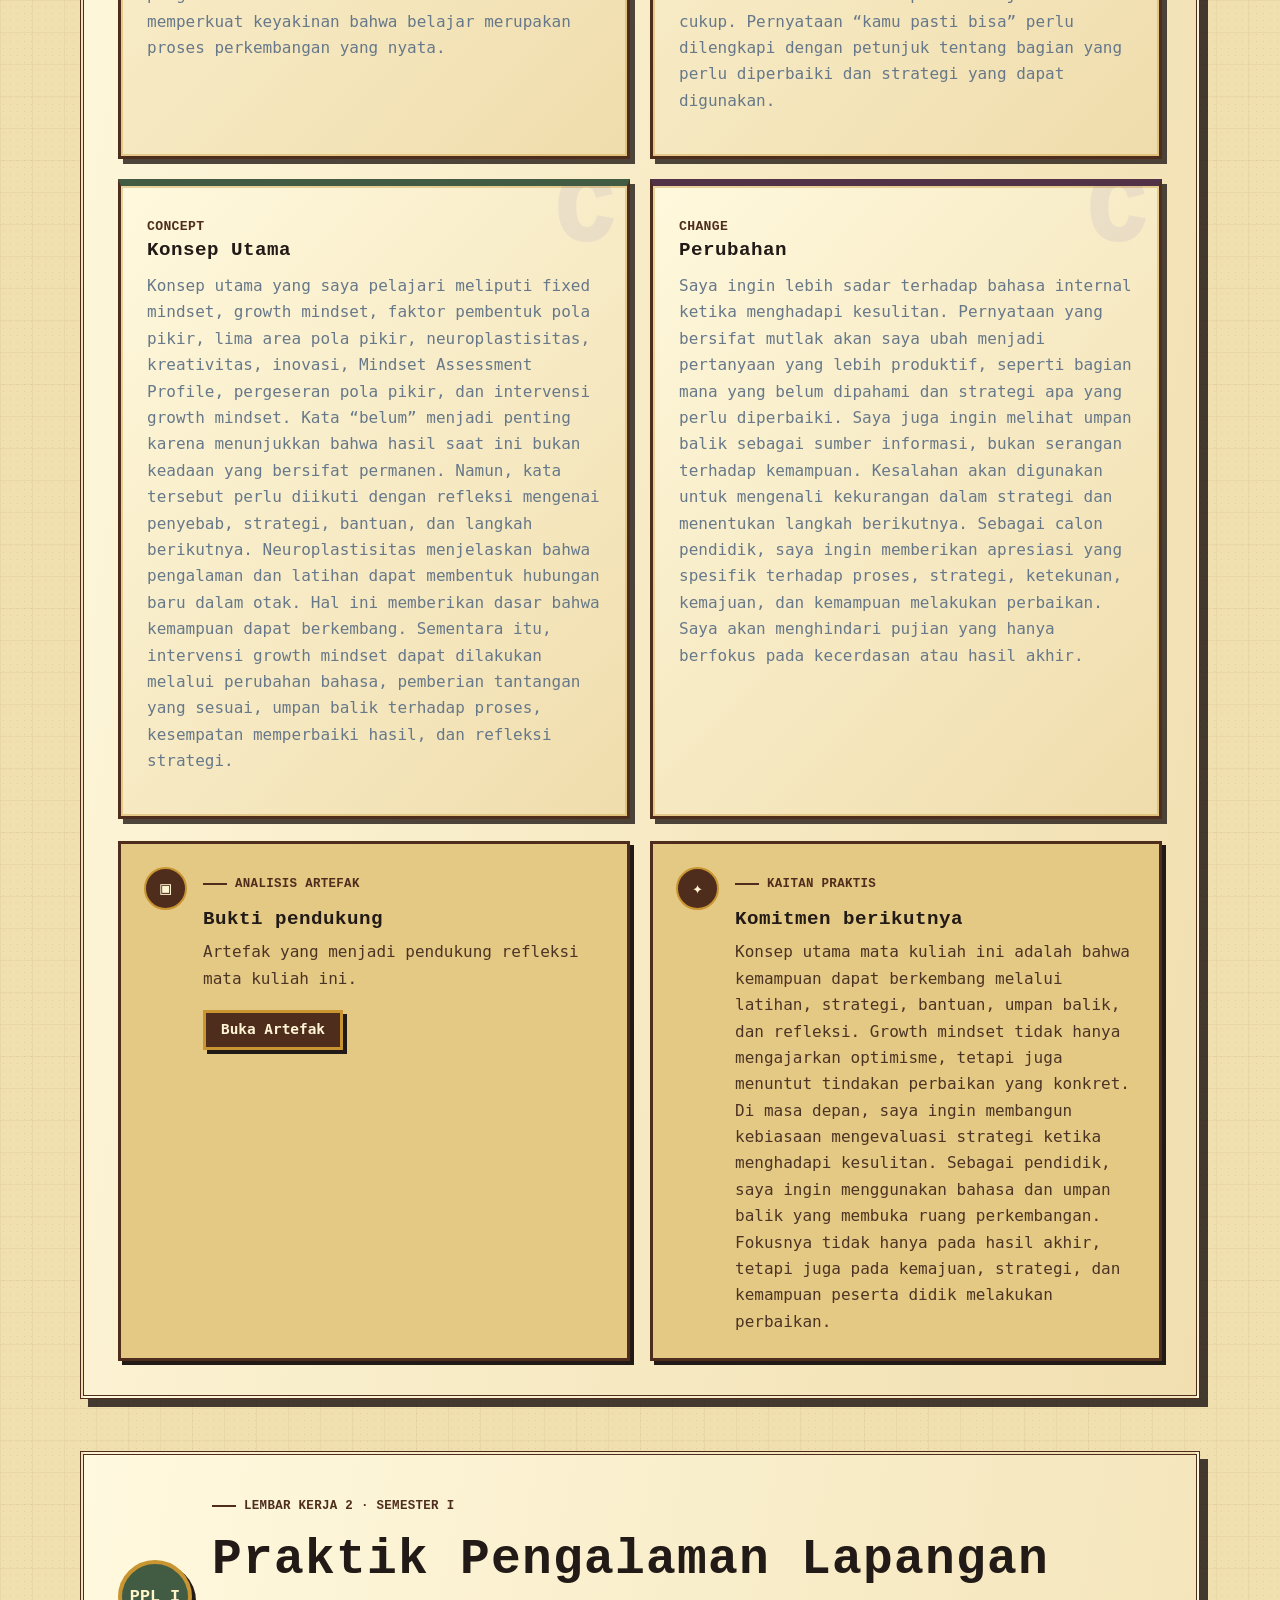
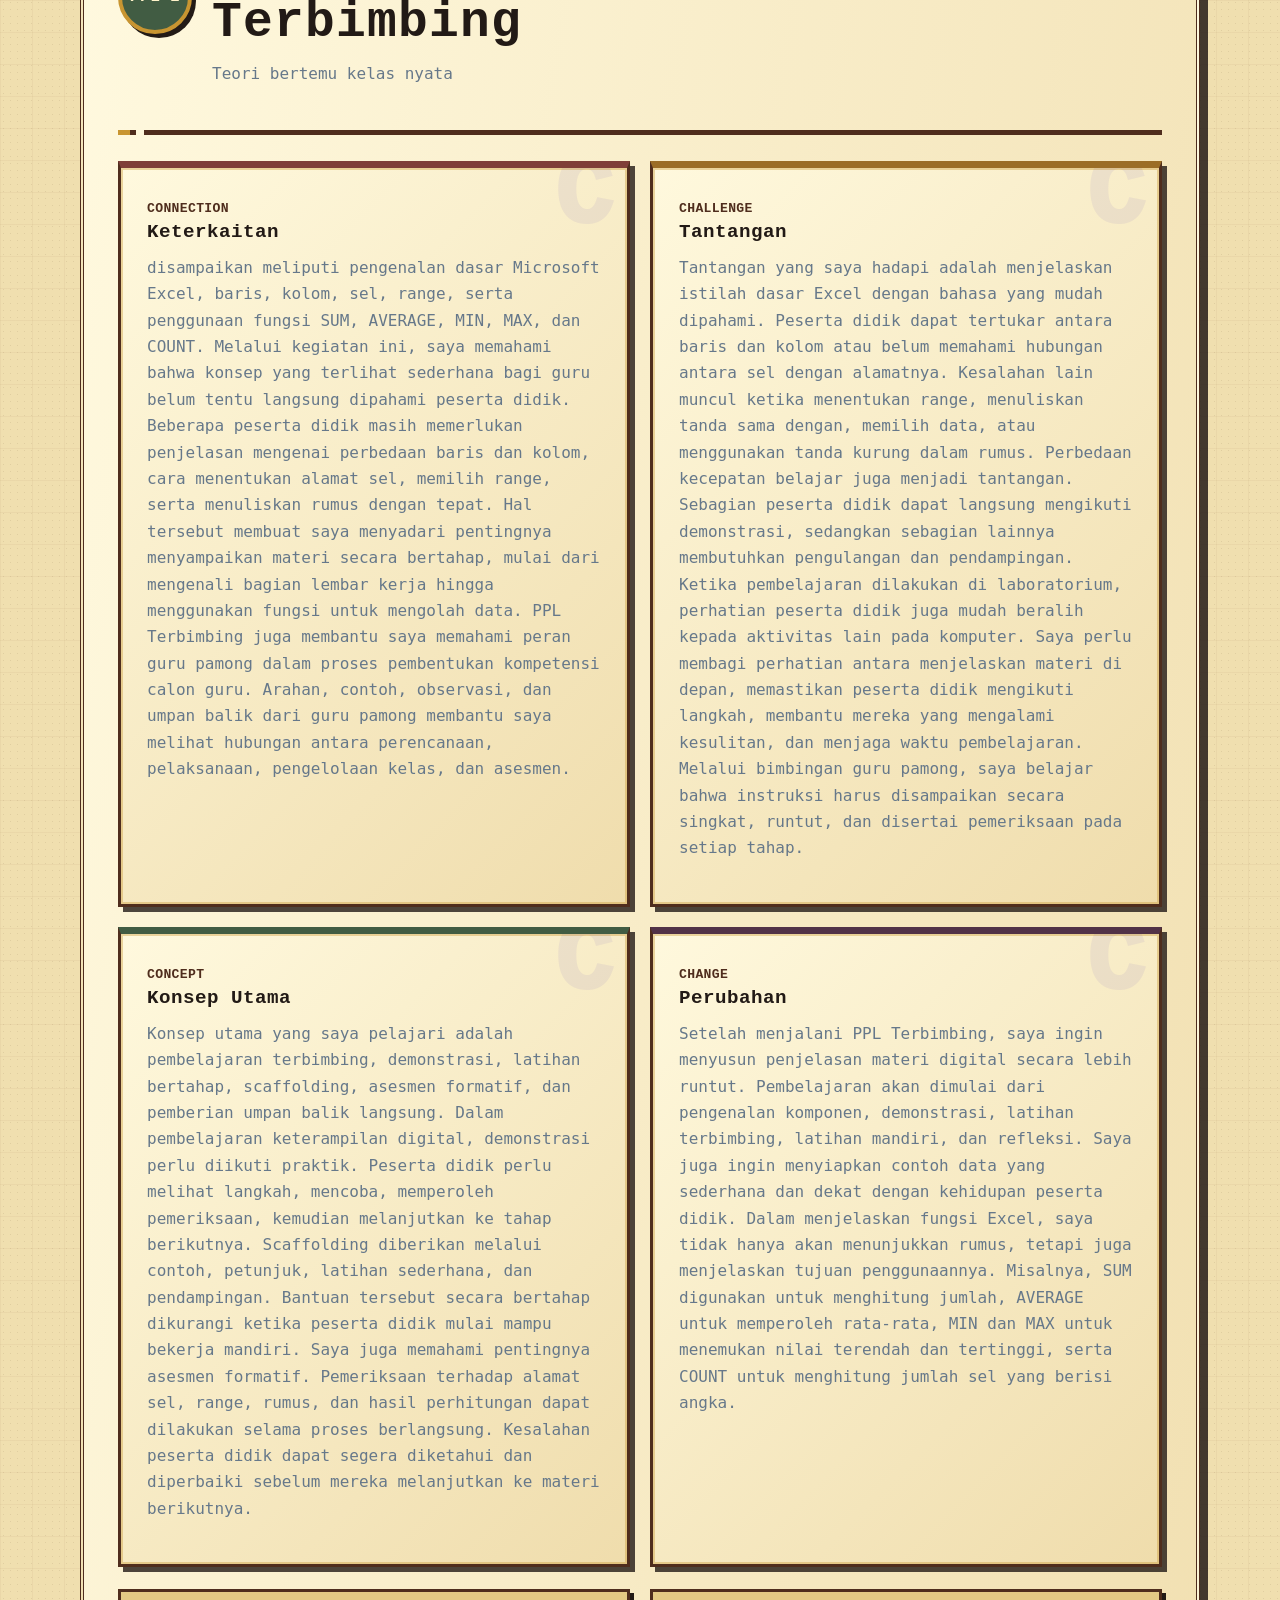
<file: refleksi.html>
<!doctype html>
<html lang="id">
<head>
  <meta charset="utf-8"><meta name="viewport" content="width=device-width, initial-scale=1"><meta name="description" content="LK 2 dan LK 3 refleksi pengalaman belajar PPG."><title>Jurnal Refleksi | E-Portofolio PPG</title>
  <link rel="stylesheet" href="assets/css/style.css"><script src="assets/js/app.js" defer></script><script src="assets/js/refleksi.js" defer></script>
</head>
<body class="retro-page rpg-page">
  <a class="skip-link" href="#main">Lewati ke konten</a><div class="page-transition entering" aria-hidden="true"><div class="transition-mark">✦</div></div>
  <header class="site-header"><nav class="container nav-wrap" aria-label="Navigasi utama"><a class="brand" href="index.html"><span class="brand-mark">EP</span><span>E-Portofolio</span></a><button class="menu-toggle" type="button" aria-label="Buka menu" aria-expanded="false"><span></span><span></span><span></span></button><ul class="nav-links"><li><a href="index.html">Beranda</a></li><li><a href="profil.html">Profil</a></li><li><a href="analisis.html">Analisis</a></li><li><a href="artefak.html">Artefak</a></li><li><a class="active" href="refleksi.html">Refleksi</a></li><li><a href="filosofi.html">Filosofi</a></li><li><a href="model-guru.html">Model Guru</a></li><li><a href="lampiran.html">Lampiran</a></li></ul></nav></header>
  <main id="main">
    <section class="page-hero rpg-hero"><div class="container" data-reveal><div class="breadcrumbs"><a href="index.html">Beranda</a><span>/</span><span>Jurnal Refleksi</span></div><span class="quest-label">✦ GUILD ARCHIVE · LK 2 &amp; LK 3</span><h1>Refleksi<br>Mata Kuliah PPG</h1><p class="lead">Refleksi setiap mata kuliah Semester I, Semester II, dan refleksi akhir perjalanan PPG.</p><div class="quest-meta"><span data-reflection-total>Memuat catatan perjalanan</span><span>•</span><span>4C · Artefak · Tindak lanjut</span></div></div></section>
    <section class="section reflection-method"><div class="container"><div class="section-heading" data-reveal><span class="eyebrow">METODOLOGI REFLEKSI</span><h2>Alur berpikir 4C</h2><p class="lead">Setiap pengalaman dibaca melalui empat tahapan yang saling berhubungan, dari keterkaitan awal hingga komitmen perubahan.</p></div><div class="grid-4"><article class="card" data-reveal><span class="feature-number">01</span><h3>Connection</h3><p class="muted">Menghubungkan materi perkuliahan dengan pengalaman nyata sebagai pendidik.</p></article><article class="card" data-reveal style="--delay:50ms"><span class="feature-number">02</span><h3>Challenge</h3><p class="muted">Menguji pemikiran awal melalui tantangan dan realitas pembelajaran.</p></article><article class="card" data-reveal style="--delay:100ms"><span class="feature-number">03</span><h3>Concept</h3><p class="muted">Menemukan prinsip dan konsep utama yang menjadi pegangan.</p></article><article class="card" data-reveal style="--delay:150ms"><span class="feature-number">04</span><h3>Change</h3><p class="muted">Merumuskan perubahan konkret untuk praktik berikutnya.</p></article></div></div></section>
    <section class="section reflection-hub"><div class="container"><div class="journal-intro" data-reveal><div class="journal-seal">LK</div><div><span class="eyebrow">EKSPLORASI BELAJAR</span><h2>Pilih semester dan mata kuliah</h2><p class="lead">Pilih semester yang ingin ditampilakn.</p></div></div><div class="chapter-tabs" role="tablist" aria-label="Kelompok refleksi"><button class="chapter-tab active" type="button" data-chapter="sem1" aria-selected="true">Semester I <span data-auto-count>0</span></button><button class="chapter-tab" type="button" data-chapter="sem2" aria-selected="false">Semester II <span data-auto-count>0</span></button><button class="chapter-tab" type="button" data-chapter="akhir" aria-selected="false">Penutup PPG <span>LK 3</span></button></div><div class="quest-board" id="questBoard" role="group" aria-label="Daftar refleksi"></div><p class="filter-status" id="filterStatus" aria-live="polite"></p></div></section>
    <section class="section journal-section"><div class="container"><div id="reflectionContent" aria-live="polite"></div></div></section>
  </main>
</body></html>
</file>
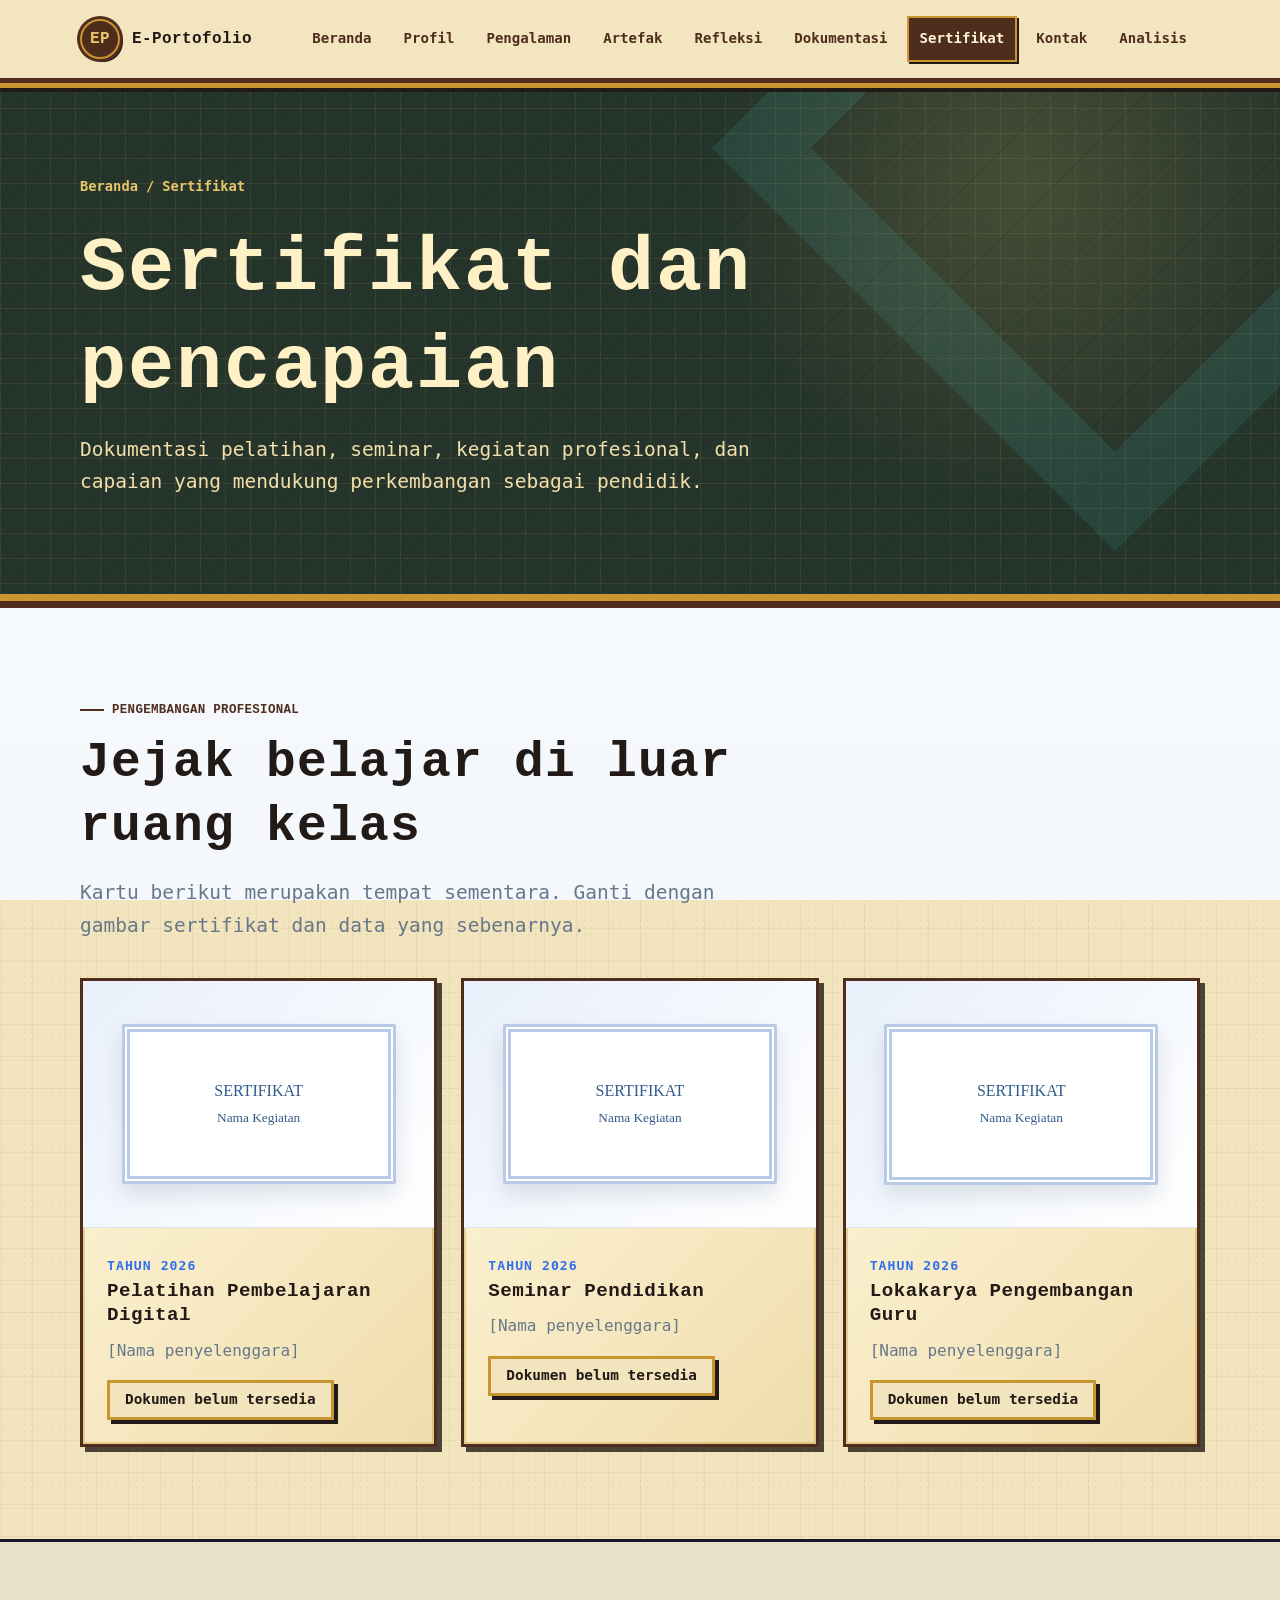
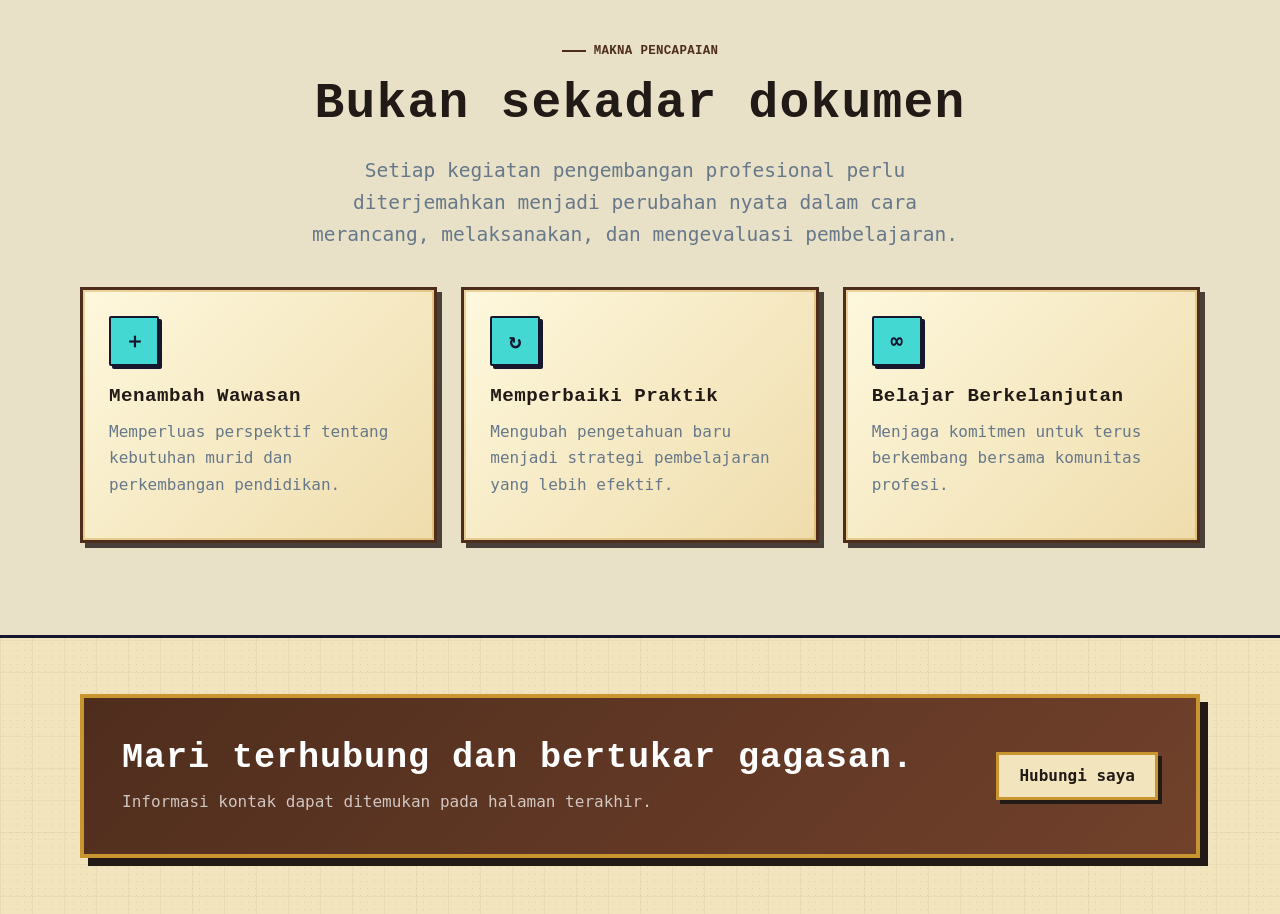
<file: sertifikat.html>
<!doctype html>
<html lang="id">
<head><meta charset="utf-8"><meta name="viewport" content="width=device-width, initial-scale=1"><meta name="description" content="Sertifikat dan prestasi dalam e-portofolio PPG."><title>Sertifikat | E-Portofolio PPG</title><link rel="stylesheet" href="assets/css/style.css"><script src="assets/js/app.js" defer></script></head>
<body class="retro-page">
  <a class="skip-link" href="#main">Lewati ke konten</a><div class="page-transition entering" aria-hidden="true"><div class="transition-mark">EP</div></div>
  <header class="site-header"><nav class="container nav-wrap" aria-label="Navigasi utama"><a class="brand" href="index.html"><span class="brand-mark">EP</span><span>E-Portofolio</span></a><button class="menu-toggle" type="button" aria-label="Buka menu" aria-expanded="false"><span></span><span></span><span></span></button><ul class="nav-links"><li><a href="index.html">Beranda</a></li><li><a href="profil.html">Profil</a></li><li><a href="pengalaman.html">Pengalaman</a></li><li><a href="artefak.html">Artefak</a></li><li><a href="refleksi.html">Refleksi</a></li><li><a href="dokumentasi.html">Dokumentasi</a></li><li><a class="active" href="sertifikat.html">Sertifikat</a></li><li><a href="kontak.html">Kontak</a></li></ul></nav></header>
  <main id="main">
    <section class="page-hero"><div class="container" data-reveal><div class="breadcrumbs"><a href="index.html">Beranda</a><span>/</span><span>Sertifikat</span></div><h1>Sertifikat dan pencapaian</h1><p class="lead">Dokumentasi pelatihan, seminar, kegiatan profesional, dan capaian yang mendukung perkembangan sebagai pendidik.</p></div></section>
    <section class="section"><div class="container"><div class="section-heading" data-reveal><span class="eyebrow">Pengembangan profesional</span><h2>Jejak belajar di luar ruang kelas</h2><p class="lead">Kartu berikut merupakan tempat sementara. Ganti dengan gambar sertifikat dan data yang sebenarnya.</p></div><div class="grid-3">
      <article class="card certificate-card" data-reveal><div class="certificate-preview"><div class="certificate-paper"><span>SERTIFIKAT<br><small>Nama Kegiatan</small></span></div></div><div class="certificate-content"><span class="timeline-meta">Tahun 2026</span><h3>Pelatihan Pembelajaran Digital</h3><p class="muted">[Nama penyelenggara]</p><span class="btn btn-secondary btn-small">Dokumen belum tersedia</span></div></article>
      <article class="card certificate-card" data-reveal style="--delay:80ms"><div class="certificate-preview"><div class="certificate-paper"><span>SERTIFIKAT<br><small>Nama Kegiatan</small></span></div></div><div class="certificate-content"><span class="timeline-meta">Tahun 2026</span><h3>Seminar Pendidikan</h3><p class="muted">[Nama penyelenggara]</p><span class="btn btn-secondary btn-small">Dokumen belum tersedia</span></div></article>
      <article class="card certificate-card" data-reveal style="--delay:160ms"><div class="certificate-preview"><div class="certificate-paper"><span>SERTIFIKAT<br><small>Nama Kegiatan</small></span></div></div><div class="certificate-content"><span class="timeline-meta">Tahun 2026</span><h3>Lokakarya Pengembangan Guru</h3><p class="muted">[Nama penyelenggara]</p><span class="btn btn-secondary btn-small">Dokumen belum tersedia</span></div></article>
    </div></div></section>
    <section class="section" style="background:#eef4fb"><div class="container"><div class="section-heading center" data-reveal><span class="eyebrow">Makna pencapaian</span><h2>Bukan sekadar dokumen</h2><p class="lead">Setiap kegiatan pengembangan profesional perlu diterjemahkan menjadi perubahan nyata dalam cara merancang, melaksanakan, dan mengevaluasi pembelajaran.</p></div><div class="grid-3"><article class="card" data-reveal><div class="icon-box">＋</div><h3>Menambah Wawasan</h3><p class="muted">Memperluas perspektif tentang kebutuhan murid dan perkembangan pendidikan.</p></article><article class="card" data-reveal style="--delay:80ms"><div class="icon-box">↻</div><h3>Memperbaiki Praktik</h3><p class="muted">Mengubah pengetahuan baru menjadi strategi pembelajaran yang lebih efektif.</p></article><article class="card" data-reveal style="--delay:160ms"><div class="icon-box">∞</div><h3>Belajar Berkelanjutan</h3><p class="muted">Menjaga komitmen untuk terus berkembang bersama komunitas profesi.</p></article></div></div></section>
    <section class="section-sm"><div class="container"><div class="cta" data-reveal><div><h2>Mari terhubung dan bertukar gagasan.</h2><p>Informasi kontak dapat ditemukan pada halaman terakhir.</p></div><a class="btn btn-secondary" href="kontak.html">Hubungi saya</a></div></div></section>
  </main>
</body></html>
</file>
<file: assets/css/style.css>
@font-face {
  font-family: "RetroBit";
  src: local("Press Start 2P"), local("Pixel Operator"), local("OCR A Extended"), local("Lucida Console"), local("Consolas");
  font-display: swap;
  font-style: normal;
  font-weight: 700 900;
}

:root {
  --navy: #102a43;
  --navy-2: #183b56;
  --blue: #2f6fed;
  --blue-soft: #eaf1ff;
  --sky: #72d4ef;
  --amber: #f5b642;
  --paper: #f7f9fc;
  --white: #ffffff;
  --ink: #16324f;
  --muted: #66788a;
  --line: #dce5ef;
  --success: #2c9b78;
  --shadow: 0 20px 60px rgba(16, 42, 67, .12);
  --shadow-sm: 0 10px 30px rgba(16, 42, 67, .09);
  --radius: 22px;
  --container: min(1120px, calc(100% - 40px));
}

* { box-sizing: border-box; }
html { scroll-behavior: smooth; }
body {
  margin: 0;
  color: var(--ink);
  background: var(--paper);
  font-family: Consolas, "Lucida Console", "DejaVu Sans Mono", monospace;
  line-height: 1.65;
  overflow-x: hidden;
}

body::before {
  content: "";
  position: fixed;
  inset: 0;
  pointer-events: none;
  z-index: -2;
  background:
    radial-gradient(circle at 10% 10%, rgba(114, 212, 239, .13), transparent 28%),
    radial-gradient(circle at 90% 20%, rgba(245, 182, 66, .10), transparent 28%),
    linear-gradient(180deg, #fbfdff 0%, #f4f7fb 100%);
}

img { display: block; max-width: 100%; }
a { color: inherit; text-decoration: none; }
button, input, textarea { font: inherit; }
button { cursor: pointer; }

.skip-link {
  position: fixed;
  left: 16px;
  top: -80px;
  z-index: 9999;
  padding: 10px 16px;
  color: white;
  background: var(--navy);
  border-radius: 10px;
  transition: top .2s ease;
}
.skip-link:focus { top: 16px; }

.container { width: var(--container); margin-inline: auto; }
.section { padding: 92px 0; }
.section-sm { padding: 56px 0; }
.section-heading { max-width: 690px; margin-bottom: 36px; }
.section-heading.center { margin-inline: auto; text-align: center; }
.eyebrow {
  display: inline-flex;
  align-items: center;
  gap: 8px;
  margin-bottom: 12px;
  color: var(--blue);
  font-size: .78rem;
  font-weight: 800;
  letter-spacing: .13em;
  text-transform: uppercase;
}
.eyebrow::before { content: ""; width: 24px; height: 2px; background: currentColor; }
h1, h2, h3, p { margin-top: 0; }
h1, h2, h3 { font-family: "RetroBit", "Lucida Console", Consolas, monospace; line-height: 1.28; letter-spacing: .01em; }
h1 { font-size: clamp(2.55rem, 7vw, 5.7rem); margin-bottom: 24px; }
h2 { font-size: clamp(1.85rem, 4vw, 3.1rem); margin-bottom: 18px; }
h3 { font-size: 1.2rem; margin-bottom: 10px; }
.lead { color: var(--muted); font-size: clamp(1.02rem, 2vw, 1.22rem); max-width: 680px; }
.muted { color: var(--muted); }

/* Navigation */
.site-header {
  position: sticky;
  top: 0;
  z-index: 1000;
  border-bottom: 1px solid transparent;
  transition: transform .32s cubic-bezier(.2,.75,.25,1), background .25s ease, border-color .25s ease, box-shadow .25s ease;
  will-change: transform;
}
.site-header.header-hidden { transform: translateY(calc(-100% - 12px)); }
.site-header.scrolled {
  background: rgba(255, 255, 255, .88);
  border-color: rgba(220, 229, 239, .9);
  box-shadow: 0 8px 28px rgba(16, 42, 67, .07);
  backdrop-filter: blur(16px);
}
.nav-wrap { min-height: 74px; display: flex; align-items: center; justify-content: space-between; gap: 24px; }
.brand { display: flex; align-items: center; gap: 12px; font-weight: 850; letter-spacing: -.02em; }
.brand-mark {
  width: 40px;
  height: 40px;
  display: grid;
  place-items: center;
  color: white;
  background: linear-gradient(145deg, var(--blue), var(--navy));
  border-radius: 13px 13px 13px 4px;
  box-shadow: 0 8px 18px rgba(47, 111, 237, .25);
}
.nav-links { display: flex; align-items: center; gap: 6px; margin: 0; padding: 0; list-style: none; }
.nav-links a { display: block; padding: 9px 11px; color: #53687c; font-size: .88rem; font-weight: 700; border-radius: 10px; }
.nav-links a:hover, .nav-links a.active { color: var(--blue); background: var(--blue-soft); }
.menu-toggle { display: none; width: 44px; height: 44px; border: 0; color: var(--ink); background: white; border-radius: 12px; box-shadow: var(--shadow-sm); }
.menu-toggle span { display: block; width: 20px; height: 2px; margin: 4px auto; background: currentColor; transition: .2s; }

/* Buttons */
.actions { display: flex; flex-wrap: wrap; gap: 12px; margin-top: 28px; }
.btn {
  display: inline-flex;
  align-items: center;
  justify-content: center;
  gap: 10px;
  min-height: 48px;
  padding: 0 20px;
  border: 1px solid transparent;
  border-radius: 14px;
  font-weight: 800;
  transition: transform .2s ease, box-shadow .2s ease, background .2s ease;
}
.btn:hover { transform: translateY(-2px); }
.btn-primary { color: white; background: var(--blue); box-shadow: 0 12px 24px rgba(47, 111, 237, .22); }
.btn-primary:hover { background: #245fd1; }
.btn-secondary { color: var(--navy); background: white; border-color: var(--line); }
.btn-small { min-height: 40px; padding-inline: 15px; border-radius: 11px; font-size: .9rem; }

/* Hero */
.hero { min-height: calc(100vh - 74px); display: grid; align-items: center; padding: 70px 0 80px; }
.hero-grid { display: grid; grid-template-columns: 1.15fr .85fr; align-items: center; gap: 70px; }
.hero h1 span { color: var(--blue); }
.hero-kicker { display: inline-flex; align-items: center; gap: 8px; padding: 8px 12px; margin-bottom: 20px; color: var(--blue); background: var(--blue-soft); border: 1px solid #d5e3ff; border-radius: 999px; font-size: .82rem; font-weight: 800; }
.status-dot { width: 8px; height: 8px; background: var(--success); border-radius: 50%; box-shadow: 0 0 0 5px rgba(44, 155, 120, .12); }
.hero-visual { position: relative; min-height: 480px; }
.portrait-card {
  position: absolute;
  inset: 20px 24px 28px 44px;
  overflow: hidden;
  color: white;
  background: linear-gradient(155deg, #2f6fed 0%, #173d73 62%, #102a43 100%);
  border: 1px solid rgba(255, 255, 255, .15);
  border-radius: 34px;
  box-shadow: var(--shadow);
}
.portrait-card::before, .portrait-card::after { content: ""; position: absolute; border-radius: 50%; }
.portrait-card::before { width: 290px; height: 290px; top: -90px; right: -90px; background: rgba(114, 212, 239, .22); }
.portrait-card::after { width: 220px; height: 220px; left: -80px; bottom: -80px; background: rgba(245, 182, 66, .20); }
.portrait-placeholder { position: absolute; inset: 0; display: grid; place-items: center; }
.hero-profile-image { width: 100%; height: 100%; object-fit: cover; object-position: center 24%; }
.portrait-initials { width: 174px; height: 174px; display: grid; place-items: center; font-size: 4rem; font-weight: 900; border: 2px solid rgba(255, 255, 255, .35); border-radius: 50%; background: rgba(255, 255, 255, .12); backdrop-filter: blur(8px); }
.portrait-caption { position: absolute; left: 28px; right: 28px; bottom: 24px; z-index: 2; padding: 18px; background: rgba(9, 30, 51, .56); border: 1px solid rgba(255, 255, 255, .16); border-radius: 18px; backdrop-filter: blur(10px); }
.portrait-caption strong { display: block; font-size: 1.06rem; }
.portrait-caption span { color: rgba(255,255,255,.72); font-size: .9rem; }
.floating-note { position: absolute; z-index: 3; padding: 13px 16px; background: white; border-radius: 14px; box-shadow: var(--shadow-sm); font-size: .88rem; font-weight: 800; animation: float 4s ease-in-out infinite; }
.note-one { top: 0; right: 0; color: #0b2135;}
.note-two { left: 0; bottom: 0; animation-delay: -2s; color:#0b2135;}
@keyframes float { 50% { transform: translateY(-9px); } }

/* Page headers */
.page-hero { position: relative; overflow: hidden; padding: 92px 0 76px; color: white; background: linear-gradient(135deg, var(--navy) 0%, #204d87 64%, #2f6fed 100%); }
.page-hero::after { content: ""; position: absolute; width: 430px; height: 430px; right: -120px; top: -220px; border: 70px solid rgba(255,255,255,.06); border-radius: 50%; }
.page-hero .container { position: relative; z-index: 1; }
.page-hero h1 { max-width: 850px; font-size: clamp(2.5rem, 6vw, 4.8rem); margin-bottom: 18px; }
.page-hero .lead { color: rgba(255,255,255,.76); }
.breadcrumbs { display: flex; flex-wrap: wrap; gap: 8px; margin-bottom: 22px; color: rgba(255,255,255,.72); font-size: .86rem; font-weight: 700; }
.breadcrumbs a:hover { color: white; }

/* Cards and grids */
.grid-2 { display: grid; grid-template-columns: repeat(2, minmax(0,1fr)); gap: 24px; }
.grid-3 { display: grid; grid-template-columns: repeat(3, minmax(0,1fr)); gap: 24px; }
.grid-4 { display: grid; grid-template-columns: repeat(4, minmax(0,1fr)); gap: 20px; }
.card { padding: 26px; background: rgba(255,255,255,.88); border: 1px solid rgba(220,229,239,.9); border-radius: var(--radius); box-shadow: var(--shadow-sm); }
.card.hover-lift { transition: transform .25s ease, box-shadow .25s ease, border-color .25s ease; }
.card.hover-lift:hover { transform: translateY(-7px); border-color: #bfd2fa; box-shadow: var(--shadow); }
.icon-box { width: 50px; height: 50px; display: grid; place-items: center; margin-bottom: 18px; color: var(--blue); background: var(--blue-soft); border-radius: 15px; font-size: 1.3rem; font-weight: 900; }
.stats { display: grid; grid-template-columns: repeat(3, 1fr); gap: 16px; margin-top: 34px; }
.stat { padding: 18px; background: white; border: 1px solid var(--line); border-radius: 16px; }
.stat strong { display: block; color: var(--blue); font-size: 1.7rem; line-height: 1; }
.stat span { color: var(--muted); font-size: .82rem; }
.tag-list { display: flex; flex-wrap: wrap; gap: 8px; }
.tag { display: inline-flex; padding: 6px 10px; color: #315b8a; background: #eef4ff; border-radius: 999px; font-size: .78rem; font-weight: 750; }

/* Home */
.feature-number { color: var(--amber); font-size: .82rem; font-weight: 900; letter-spacing: .12em; }
.quote-panel { position: relative; overflow: hidden; padding: 48px; color: white; background: linear-gradient(135deg, var(--navy), #214f8a); border-radius: 30px; box-shadow: var(--shadow); }
.quote-panel blockquote { max-width: 800px; margin: 0; font-size: clamp(1.35rem, 3vw, 2.15rem); font-weight: 750; line-height: 1.35; }
.quote-panel p { margin: 18px 0 0; color: rgba(255,255,255,.68); }

/* Profile */
.profile-layout { display: grid; grid-template-columns: .72fr 1.28fr; gap: 36px; align-items: start; }
.profile-photo { min-height: 440px; display: grid; place-items: center; color: white; background: linear-gradient(145deg, var(--blue), var(--navy)); border-radius: 28px; box-shadow: var(--shadow); }
.profile-photo span { width: 160px; height: 160px; display: grid; place-items: center; border: 2px solid rgba(255,255,255,.4); border-radius: 50%; font-size: 3.8rem; font-weight: 900; }
.info-list { display: grid; gap: 0; margin: 0; }
.info-row { display: grid; grid-template-columns: 155px 1fr; gap: 18px; padding: 15px 0; border-bottom: 1px solid var(--line); }
.info-row dt { color: var(--muted); font-weight: 700; }
.info-row dd { margin: 0; font-weight: 750; }
.skill { margin-bottom: 18px; }
.skill-head { display: flex; justify-content: space-between; margin-bottom: 7px; font-size: .9rem; font-weight: 750; }
.skill-bar { height: 9px; overflow: hidden; background: #e8eef5; border-radius: 20px; }
.skill-bar span { display: block; width: var(--level); height: 100%; background: linear-gradient(90deg, var(--blue), var(--sky)); border-radius: inherit; transform-origin: left; }

/* Timeline */
.timeline { position: relative; max-width: 840px; margin-inline: auto; }
.timeline::before { content: ""; position: absolute; left: 18px; top: 8px; bottom: 8px; width: 2px; background: var(--line); }
.timeline-item { position: relative; padding-left: 58px; margin-bottom: 28px; }
.timeline-dot { position: absolute; left: 7px; top: 18px; width: 24px; height: 24px; background: white; border: 6px solid var(--blue); border-radius: 50%; box-shadow: 0 0 0 5px var(--blue-soft); }
.timeline-meta { color: var(--blue); font-size: .82rem; font-weight: 850; text-transform: uppercase; letter-spacing: .08em; }
.role-grid { display: grid; grid-template-columns: repeat(4,1fr); gap: 16px; margin-top: 22px; }
.role { padding: 16px; background: #f3f7ff; border-radius: 14px; font-size: .9rem; }

/* Artifacts */
.filter-bar { display: flex; flex-wrap: wrap; gap: 9px; margin-bottom: 28px; }
.filter-btn { padding: 9px 15px; color: var(--muted); background: white; border: 1px solid var(--line); border-radius: 999px; font-weight: 750; }
.filter-btn:hover, .filter-btn.active { color: white; background: var(--blue); border-color: var(--blue); }
.artifact-card { display: flex; flex-direction: column; }
.artifact-cover { position: relative; min-height: 170px; display: grid; place-items: center; margin: -26px -26px 22px; overflow: hidden; color: white; background: linear-gradient(145deg, #2f6fed, #102a43); border-radius: var(--radius) var(--radius) 0 0; }
.artifact-cover::after { content: ""; position: absolute; width: 120px; height: 120px; right: -32px; bottom: -45px; border: 28px solid rgba(255,255,255,.10); border-radius: 50%; }
.artifact-cover span { font-size: 2.1rem; font-weight: 900; opacity: .9; }
.artifact-card .actions { margin-top: auto; padding-top: 16px; }
.artifact-card.is-hidden { display: none; }

/* Reflection */
.reflection-block { padding: 32px; border-left: 5px solid var(--blue); }
.reflection-number { display: block; margin-bottom: 12px; color: var(--blue); font-size: 2rem; font-weight: 900; }
.growth-map { display: grid; grid-template-columns: repeat(3,1fr); gap: 18px; }
.growth-step { position: relative; padding: 24px; background: white; border: 1px solid var(--line); border-radius: 18px; }
.growth-step:not(:last-child)::after { content: "→"; position: absolute; right: -16px; top: 50%; z-index: 2; width: 32px; height: 32px; display: grid; place-items: center; color: var(--blue); background: white; border: 1px solid var(--line); border-radius: 50%; transform: translateY(-50%); }

/* Semester reflection selector — retro pixel edition */
.retro-page {
  --retro-ink: #17162f;
  --retro-purple: #5b3fc0;
  --retro-cyan: #43d9d2;
  --retro-pink: #ff6fae;
  --retro-yellow: #ffd166;
  background-color: #f6f1df;
  background-image:
    linear-gradient(rgba(23,22,47,.045) 1px, transparent 1px),
    linear-gradient(90deg, rgba(23,22,47,.045) 1px, transparent 1px);
  background-size: 18px 18px;
}
.retro-page h1, .retro-page h2, .retro-page h3, .retro-page .brand,
.retro-page .feature-number, .retro-page .eyebrow, .retro-page button {
  font-family: "RetroBit", "Lucida Console", Consolas, monospace;
}
.retro-page .page-hero {
  background: var(--retro-ink);
  border-bottom: 8px solid var(--retro-cyan);
  box-shadow: 0 8px 0 var(--retro-pink);
}
.retro-page .page-hero::before {
  content: "";
  position: absolute;
  inset: 0;
  background: repeating-linear-gradient(0deg, transparent 0 5px, rgba(255,255,255,.035) 5px 6px);
  pointer-events: none;
}
.retro-page .page-hero::after { border-radius: 0; border-color: rgba(67,217,210,.1); transform: rotate(45deg); }
.retro-page .brand-mark, .retro-page .btn, .retro-page .cta { border-radius: 2px; }
.retro-page .brand-mark { color: var(--retro-ink); background: var(--retro-yellow); border: 2px solid var(--retro-ink); box-shadow: 4px 4px 0 var(--retro-pink); }
.retro-page .btn { border: 3px solid var(--retro-ink); box-shadow: 5px 5px 0 var(--retro-ink); }
.retro-page .btn:hover { transform: translate(3px,3px); box-shadow: 2px 2px 0 var(--retro-ink); }
.retro-page .cta { background: var(--retro-purple); border: 4px solid var(--retro-ink); box-shadow: 8px 8px 0 var(--retro-cyan); }
.retro-page .site-header.scrolled { background: rgba(246,241,223,.94); border-bottom: 3px solid var(--retro-ink); box-shadow: 0 5px 0 var(--retro-yellow); }
.retro-page .site-header { background: rgba(246,241,223,.96); border-bottom: 3px solid var(--retro-ink); }
.retro-page .nav-wrap { min-height: 78px; }
.retro-page .nav-links a { color: var(--retro-ink); border: 2px solid transparent; border-radius: 2px; }
.retro-page .nav-links a:hover, .retro-page .nav-links a.active { color: var(--retro-ink); background: var(--retro-yellow); border-color: var(--retro-ink); box-shadow: 3px 3px 0 var(--retro-pink); }
.retro-page .menu-toggle { color: var(--retro-ink); border: 3px solid var(--retro-ink); border-radius: 2px; box-shadow: 4px 4px 0 var(--retro-cyan); }
.retro-page .hero { position: relative; color: white; background-color: var(--retro-ink); background-image: linear-gradient(rgba(67,217,210,.08) 1px,transparent 1px),linear-gradient(90deg,rgba(67,217,210,.08) 1px,transparent 1px); background-size: 24px 24px; border-bottom: 8px solid var(--retro-cyan); box-shadow: 0 8px 0 var(--retro-pink); }
.retro-page .hero::after { content: ""; position: absolute; inset: 0; background: repeating-linear-gradient(0deg,transparent 0 5px,rgba(255,255,255,.025) 5px 6px); pointer-events: none; }
.retro-page .hero .container { position: relative; z-index: 1; }
.retro-page .hero .lead, .retro-page .hero .stat span { color: rgba(255,255,255,.72); }
.retro-page .hero-kicker { color: var(--retro-ink); background: var(--retro-yellow); border: 3px solid var(--retro-ink); border-radius: 2px; box-shadow: 4px 4px 0 var(--retro-pink); }
.retro-page .portrait-card, .retro-page .portrait-caption, .retro-page .floating-note { border-radius: 2px; border: 4px solid var(--retro-ink); box-shadow: 8px 8px 0 var(--retro-cyan); }
.retro-page .portrait-card { background: linear-gradient(135deg,var(--retro-purple),var(--retro-ink)); }
.retro-page .portrait-initials { border-radius: 2px; border: 4px solid var(--retro-yellow); }
.retro-page .stat { color: var(--retro-ink); background: #fffdf5; border: 3px solid var(--retro-ink); border-radius: 2px; box-shadow: 4px 4px 0 var(--retro-pink); }
.retro-page .icon-box, .retro-page .tag, .retro-page .role { border-radius: 2px; border: 2px solid var(--retro-ink); }
.retro-page .icon-box { color: var(--retro-ink); background: var(--retro-cyan); box-shadow: 3px 3px 0 var(--retro-ink); }
.retro-page .tag { color: var(--retro-ink); background: var(--retro-yellow); }
.retro-page main > .section[style*="background"] { background: #e8e1c7 !important; border-block: 3px solid var(--retro-ink); }
.retro-page .quote-panel { border: 4px solid var(--retro-ink); border-radius: 2px; background: var(--retro-purple); box-shadow: 8px 8px 0 var(--retro-cyan); }
.retro-page .profile-photo { border: 4px solid var(--retro-ink); border-radius: 2px; background: var(--retro-purple); box-shadow: 8px 8px 0 var(--retro-pink); }
.retro-page .profile-photo span { border-radius: 2px; border: 4px solid var(--retro-yellow); }
.retro-page .timeline::before { width: 4px; background: var(--retro-ink); }
.retro-page .timeline-dot { border-radius: 2px; border-color: var(--retro-purple); box-shadow: 4px 4px 0 var(--retro-cyan); }
.retro-page .artifact-cover, .retro-page .certificate-card, .retro-page .certificate-paper, .retro-page .gallery-item, .retro-page .lightbox img, .retro-page .contact-item, .retro-page input, .retro-page textarea { border-radius: 2px; }
.retro-page .artifact-cover { border-bottom: 4px solid var(--retro-ink); }
.retro-page .gallery-item { border: 4px solid var(--retro-ink); box-shadow: 7px 7px 0 var(--retro-purple); }
.retro-page .filter-btn { color: var(--retro-ink); background: #fffdf5; border: 3px solid var(--retro-ink); border-radius: 2px; box-shadow: 3px 3px 0 var(--retro-ink); }
.retro-page .filter-btn:hover, .retro-page .filter-btn.active { color: white; background: var(--retro-purple); border-color: var(--retro-ink); }
.retro-page .site-footer { color: #d9d6e8; background: var(--retro-ink); border-top: 8px solid var(--retro-cyan); box-shadow: inset 0 8px 0 var(--retro-pink); }
.retro-page .card { border: 3px solid var(--retro-ink); border-radius: 4px; box-shadow: 7px 7px 0 var(--retro-ink); }
.retro-page .eyebrow { color: var(--retro-purple); }
.retro-page .course-picker-heading { margin-bottom: 22px; }
.course-filter-grid { display: grid; grid-template-columns: repeat(3,minmax(0,1fr)); gap: 18px; margin-bottom: 32px; }
.course-filter-card {
  position: relative;
  min-height: 150px;
  padding: 20px;
  color: var(--retro-ink);
  background: #fffdf5;
  border: 3px solid var(--retro-ink);
  border-radius: 3px;
  box-shadow: 7px 7px 0 var(--retro-ink);
  text-align: left;
  transition: transform .14s steps(2,end), box-shadow .14s steps(2,end), background .14s steps(2,end);
}
.course-filter-card::after {
  content: "";
  position: absolute;
  right: 12px;
  top: 12px;
  width: 12px;
  height: 12px;
  background: var(--retro-pink);
  box-shadow: -12px 12px 0 var(--retro-yellow), 0 24px 0 var(--retro-cyan);
}
.course-filter-card:hover { transform: translate(3px,3px); box-shadow: 4px 4px 0 var(--retro-ink); background: #fff8d8; }
.course-filter-card.active, .course-filter-card[aria-pressed="true"] { color: white; background: var(--retro-purple); box-shadow: 7px 7px 0 var(--retro-cyan); }
.course-filter-card:focus-visible { outline: 4px solid var(--retro-yellow); outline-offset: 5px; }
.course-filter-card .course-mini-code { display: inline-block; margin-bottom: 24px; padding: 5px 8px; color: var(--retro-ink); background: var(--retro-yellow); border: 2px solid var(--retro-ink); font-size: .75rem; font-weight: 900; }
.course-filter-card strong { display: block; max-width: 85%; font-size: .95rem; line-height: 1.3; }
.course-filter-card small { display: block; margin-top: 8px; color: #655f73; font-family: Inter,ui-sans-serif,system-ui,sans-serif; }
.course-filter-card.active small { color: rgba(255,255,255,.78); }
.filter-status { width: fit-content; margin: 0 0 28px auto; padding: 8px 12px; color: var(--retro-ink); background: var(--retro-cyan); border: 2px solid var(--retro-ink); box-shadow: 4px 4px 0 var(--retro-ink); font-family: "Courier New",monospace; font-size: .8rem; font-weight: 900; }
.reflection-course { animation: courseIn .34s steps(5,end); scroll-margin-top: 100px; }
.reflection-course[hidden] { display: none !important; }
@keyframes courseIn { from { opacity: 0; transform: translateY(18px); clip-path: inset(0 0 100% 0); } to { opacity: 1; transform: none; clip-path: inset(0); } }
.course-heading { display: grid; grid-template-columns: auto 1fr; gap: 20px; align-items: center; margin-bottom: 26px; }
.course-code { width: 74px; height: 74px; display: grid; place-items: center; color: var(--retro-ink); background: var(--retro-yellow); border: 4px solid var(--retro-ink); border-radius: 2px; box-shadow: 6px 6px 0 var(--retro-pink); font-family: "Courier New",monospace; font-size: 1.05rem; font-weight: 900; }
.course-heading h2 { margin-bottom: 6px; }
.four-c-grid { display: grid; grid-template-columns: repeat(2,minmax(0,1fr)); gap: 20px; }
.four-c-card { position: relative; overflow: hidden; }
.four-c-card::before { content: attr(data-letter); position: absolute; right: 15px; top: -18px; color: rgba(91,63,192,.08); font-family: "Courier New",monospace; font-size: 6rem; font-weight: 950; line-height: 1; }
.four-c-card > * { position: relative; z-index: 1; }
.retro-page .four-c-card:nth-child(1) { border-top-color: var(--retro-pink); }
.retro-page .four-c-card:nth-child(2) { border-top-color: var(--retro-cyan); }
.retro-page .four-c-card:nth-child(3) { border-top-color: var(--retro-yellow); }
.retro-page .four-c-card:nth-child(4) { border-top-color: var(--retro-purple); }
.reflection-note { margin-top: 28px; padding: 20px 22px; color: var(--retro-ink); background: #fff8d8; border: 3px dashed var(--retro-purple); border-radius: 2px; }
.selector-help { margin-bottom: 24px; color: var(--muted); font-size: .88rem; }

/* Gallery */
.gallery { columns: 3 280px; column-gap: 20px; }
.gallery-item { position: relative; margin: 0 0 20px; break-inside: avoid; overflow: hidden; background: #dce7f4; border-radius: 20px; box-shadow: var(--shadow-sm); cursor: zoom-in; }
.gallery-item img { width: 100%; min-height: 220px; object-fit: cover; transition: transform .45s ease, filter .45s ease; }
.gallery-item:hover img { transform: scale(1.035); filter: brightness(.8); }
.gallery-caption { position: absolute; inset: auto 0 0; padding: 36px 18px 16px; color: white; background: linear-gradient(transparent, rgba(8,27,45,.84)); transform: translateY(12px); opacity: 0; transition: .3s ease; }
.gallery-item:hover .gallery-caption { transform: none; opacity: 1; }
.lightbox { position: fixed; inset: 0; z-index: 2000; display: grid; place-items: center; padding: 24px; background: rgba(5,18,31,.9); opacity: 0; visibility: hidden; transition: .25s ease; }
.lightbox.open { opacity: 1; visibility: visible; }
.lightbox img { max-width: min(1000px, 92vw); max-height: 82vh; border-radius: 16px; }
.lightbox-close { position: absolute; top: 22px; right: 22px; width: 46px; height: 46px; color: white; background: rgba(255,255,255,.12); border: 1px solid rgba(255,255,255,.22); border-radius: 50%; font-size: 1.4rem; }

/* Certificates */
.certificate-card { padding: 0; overflow: hidden; }
.certificate-preview { aspect-ratio: 1.42; display: grid; place-items: center; padding: 20px; background: linear-gradient(135deg, #e9f0fb, white); border-bottom: 1px solid var(--line); }
.certificate-paper { width: 88%; height: 78%; display: grid; place-items: center; color: #315b8a; background: #fff; border: 8px double #b8cae6; box-shadow: 0 10px 22px rgba(16,42,67,.12); font-family: Georgia, serif; text-align: center; }
.certificate-content { padding: 24px; }

/* Contact */
.contact-grid { display: grid; grid-template-columns: .78fr 1.22fr; gap: 26px; align-items: start; }
.contact-list { display: grid; gap: 12px; margin-top: 24px; }
.contact-item { display: flex; gap: 14px; align-items: center; padding: 15px; background: rgba(255,255,255,.1); border: 1px solid rgba(255,255,255,.15); border-radius: 14px; }
.contact-item strong { display: block; }
.contact-item span { color: rgba(255,255,255,.68); font-size: .85rem; }
.contact-panel { color: white; background: linear-gradient(145deg, var(--navy), #214f8a); }
.field { margin-bottom: 18px; }
.field label { display: block; margin-bottom: 7px; font-size: .9rem; font-weight: 750; }
.field input, .field textarea { width: 100%; padding: 13px 14px; color: var(--ink); background: #fafdff; border: 1px solid var(--line); border-radius: 12px; outline: none; }
.field input:focus, .field textarea:focus { border-color: var(--blue); box-shadow: 0 0 0 4px rgba(47,111,237,.10); }
.field textarea { min-height: 145px; resize: vertical; }
.form-note { color: var(--muted); font-size: .82rem; }
.toast { position: fixed; right: 22px; bottom: 22px; z-index: 3000; padding: 14px 18px; color: white; background: var(--success); border-radius: 12px; box-shadow: var(--shadow); transform: translateY(30px); opacity: 0; transition: .25s ease; }
.toast.show { transform: none; opacity: 1; }

/* CTA and footer */
.cta { display: flex; align-items: center; justify-content: space-between; gap: 30px; padding: 38px; color: white; background: linear-gradient(135deg, var(--blue), var(--navy)); border-radius: 26px; box-shadow: var(--shadow); }
.cta h2 { margin-bottom: 8px; font-size: clamp(1.5rem,3vw,2.2rem); }
.cta p { margin-bottom: 0; color: rgba(255,255,255,.72); }
.cta .btn-secondary { flex: 0 0 auto; }
.site-footer { padding: 56px 0 28px; color: #c0cfdd; background: #0b2135; }
.footer-grid { display: grid; grid-template-columns: 1.4fr 1fr 1fr; gap: 48px; padding-bottom: 38px; }
.site-footer .brand { color: white; margin-bottom: 14px; }
.site-footer p { max-width: 430px; color: #8fa5b8; }
.site-footer h3 { color: white; font-size: .95rem; }
.footer-links { display: grid; gap: 8px; }
.footer-links a:hover { color: white; }
.copyright { padding-top: 24px; border-top: 1px solid rgba(255,255,255,.1); color: #738a9f; font-size: .86rem; }

/* Reveal and page transitions */
[data-reveal] { opacity: 0; transform: translateY(26px); transition: opacity .7s cubic-bezier(.2,.7,.2,1), transform .7s cubic-bezier(.2,.7,.2,1); transition-delay: var(--delay, 0ms); }
[data-reveal].revealed { opacity: 1; transform: none; }
.page-transition { position: fixed; inset: 0; z-index: 9998; display: grid; grid-template-columns: repeat(10,1fr); grid-template-rows: repeat(7,1fr); color: white; pointer-events: none; }
.page-transition .pixel { background: #17162f; transform: scale(0); transition: transform .18s steps(2,end); transition-delay: var(--pixel-delay); }
.page-transition .pixel:nth-child(3n) { background: #5b3fc0; }
.page-transition .pixel:nth-child(5n) { background: #ff6fae; }
.page-transition .pixel:nth-child(7n) { background: #43d9d2; }
.page-transition.active, .page-transition.entering { pointer-events: all; }
.page-transition.active .pixel { transform: scale(1.05); }
.page-transition.entering .pixel { transform: scale(1.05); transition: none; }
.transition-mark { position: fixed; left: 50%; top: 50%; z-index: 2; width: 64px; height: 64px; display: grid; place-items: center; color: #17162f; background: #ffd166; border: 4px solid #17162f; border-radius: 2px; box-shadow: 7px 7px 0 #ff6fae; font-family: "Courier New",monospace; font-size: 1.2rem; font-weight: 900; opacity: 0; transform: translate(-50%,-50%) scale(0); transition: opacity .12s linear .28s, transform .12s steps(2,end) .28s; }
.page-transition.active .transition-mark { opacity: 1; transform: translate(-50%,-50%) scale(1); transition-delay: .28s; }
.page-transition.entering .transition-mark { opacity: 1; transform: translate(-50%,-50%) scale(1); transition: none; }
@keyframes pulse { 50% { transform: scale(.92); opacity: .72; } }
.skeleton { background: linear-gradient(90deg,#e5ebf2 25%,#f5f8fb 45%,#e5ebf2 65%); background-size: 200% 100%; animation: shimmer 1.3s infinite; }
@keyframes shimmer { to { background-position: -200% 0; } }

@media (prefers-reduced-motion: reduce) {
  *, *::before, *::after { scroll-behavior: auto !important; animation-duration: .01ms !important; animation-iteration-count: 1 !important; transition-duration: .01ms !important; }
  [data-reveal] { opacity: 1; transform: none; }
}

@media (max-width: 980px) {
  .menu-toggle { display: block; }
  .nav-links { position: fixed; top: 72px; left: 20px; right: 20px; display: grid; max-height: 0; overflow: hidden; background: rgba(255,255,255,.98); border-radius: 18px; box-shadow: var(--shadow); transition: max-height .35s ease, padding .35s ease; }
  .nav-links.open { max-height: 620px; padding: 12px; border: 1px solid var(--line); }
  .nav-links a { padding: 12px 14px; }
  .retro-page .nav-links { background: #f6f1df; border: 3px solid var(--retro-ink); border-radius: 2px; box-shadow: 7px 7px 0 var(--retro-cyan); }
  .hero { min-height: auto; }
  .hero-grid, .profile-layout, .contact-grid { grid-template-columns: 1fr; }
  .hero-visual { max-width: 600px; width: 100%; margin-inline: auto; }
  .grid-4 { grid-template-columns: repeat(2,1fr); }
  .role-grid { grid-template-columns: repeat(2,1fr); }
}

@media (max-width: 720px) {
  :root { --container: min(100% - 28px, 1120px); --radius: 18px; }
  .section { padding: 68px 0; }
  .grid-2, .grid-3, .grid-4, .growth-map { grid-template-columns: 1fr; }
  .course-filter-grid, .four-c-grid { grid-template-columns: 1fr; }
  .filter-status { text-align: left; }
  .course-heading { grid-template-columns: 1fr; }
  .hero-grid { gap: 42px; }
  .hero-visual { min-height: 400px; }
  .portrait-card { inset: 18px 8px 26px 18px; }
  .floating-note { font-size: .77rem; }
  .page-hero { padding: 70px 0 56px; }
  .stats { grid-template-columns: 1fr; }
  .info-row { grid-template-columns: 1fr; gap: 4px; }
  .quote-panel { padding: 30px; }
  .growth-step:not(:last-child)::after { display: none; }
  .cta { align-items: flex-start; flex-direction: column; padding: 28px; }
  .footer-grid { grid-template-columns: 1fr; gap: 28px; }
  .gallery-caption { opacity: 1; transform: none; }
}

/* RPG adventure journal — global visual direction */
.retro-page {
  --rpg-ink: #221a16;
  --rpg-leather: #4f2d1d;
  --rpg-gold: #c89531;
  --rpg-amber: #e7c76a;
  --rpg-parchment: #f2e4bd;
  --rpg-moss: #415c43;
  --rpg-plum: #513247;
  background-color: var(--rpg-parchment);
  background-image: radial-gradient(rgba(75,45,29,.11) .8px, transparent .9px), linear-gradient(90deg, rgba(112,73,31,.055) 1px, transparent 1px), linear-gradient(rgba(112,73,31,.055) 1px, transparent 1px);
  background-size: 7px 7px, 32px 32px, 32px 32px;
  color: var(--rpg-ink);
}
.retro-page h1, .retro-page h2, .retro-page h3, .retro-page .brand, .retro-page .feature-number, .retro-page .eyebrow, .retro-page button {
  font-family: RetroBit, Consolas, "Lucida Console", monospace;
  letter-spacing: .025em;
}
.retro-page .site-header, .retro-page .site-header.scrolled {
  background: rgba(242,228,189,.96);
  border-bottom: 5px solid var(--rpg-leather);
  box-shadow: 0 5px 0 var(--rpg-gold), 0 9px 0 var(--rpg-ink);
}
.retro-page .brand { color: var(--rpg-ink); }
.retro-page .brand-mark {
  color: var(--rpg-amber);
  background: var(--rpg-leather);
  border: 2px solid var(--rpg-gold);
  border-radius: 50%;
  box-shadow: 0 0 0 3px var(--rpg-leather), 3px 3px 0 var(--rpg-ink);
}
.retro-page .nav-links a { color: var(--rpg-leather); border-radius: 0; }
.retro-page .nav-links a:hover, .retro-page .nav-links a.active {
  color: #fff6d9; background: var(--rpg-leather); border: 2px solid var(--rpg-gold); box-shadow: 2px 2px 0 var(--rpg-ink);
}
.retro-page .page-hero, .retro-page .hero {
  color: #fff1c6;
  background-color: #26352b;
  background-image: linear-gradient(rgba(255,217,122,.08) 1px, transparent 1px), linear-gradient(90deg, rgba(255,217,122,.08) 1px, transparent 1px), radial-gradient(circle at 80% 20%, rgba(231,199,106,.17), transparent 28%);
  background-size: 25px 25px, 25px 25px, auto;
  border-bottom: 7px solid var(--rpg-gold);
  box-shadow: 0 7px 0 var(--rpg-leather);
}
.retro-page .page-hero::before, .retro-page .hero::after { background: repeating-linear-gradient(135deg, transparent 0 8px, rgba(0,0,0,.09) 8px 9px); }
.retro-page .page-hero .lead, .retro-page .hero .lead { color: #f2dfaa; }
.retro-page .breadcrumbs { color: #e7c76a; }
.retro-page .breadcrumbs a:hover { color: #fff6d9; }
.retro-page .card {
  background: linear-gradient(135deg, rgba(255,249,222,.96), rgba(239,220,171,.96));
  border: 3px solid var(--rpg-leather);
  border-radius: 0;
  box-shadow: 5px 5px 0 rgba(34,26,22,.8), inset 0 0 0 2px rgba(200,149,49,.38);
}
.retro-page .card.hover-lift:hover { border-color: var(--rpg-gold); box-shadow: 8px 8px 0 var(--rpg-ink), inset 0 0 0 2px var(--rpg-gold); transform: translate(-3px,-3px); }
.retro-page .btn { color: #fff5d5; background: var(--rpg-leather); border: 3px solid var(--rpg-gold); border-radius: 0; box-shadow: 4px 4px 0 var(--rpg-ink); }
.retro-page .btn:hover { color: var(--rpg-ink); background: var(--rpg-amber); transform: translate(2px,2px); box-shadow: 2px 2px 0 var(--rpg-ink); }
.retro-page .btn-secondary { color: var(--rpg-ink); background: var(--rpg-parchment); }
.retro-page .cta, .retro-page .quote-panel { background: linear-gradient(135deg, var(--rpg-leather), #71412b); border: 4px solid var(--rpg-gold); border-radius: 0; box-shadow: 8px 8px 0 var(--rpg-ink); }
.retro-page .eyebrow, .retro-page .feature-number { color: var(--rpg-leather); }
.retro-page .site-footer { background: #251b18; border-top: 7px solid var(--rpg-gold); box-shadow: inset 0 6px 0 var(--rpg-leather); }
.retro-page .filter-btn, .retro-page .tag { color: var(--rpg-ink); background: var(--rpg-parchment); border-color: var(--rpg-leather); border-radius: 0; box-shadow: 3px 3px 0 var(--rpg-ink); }
.retro-page .filter-btn:hover, .retro-page .filter-btn.active { color: #fff4d4; background: var(--rpg-moss); border-color: var(--rpg-gold); }
.retro-page .gallery-item { border-color: var(--rpg-leather); box-shadow: 6px 6px 0 var(--rpg-ink); border-radius: 0; }
.retro-page .profile-photo, .retro-page .portrait-card { background: linear-gradient(135deg, var(--rpg-moss), #1f3229); border-color: var(--rpg-gold); box-shadow: 8px 8px 0 var(--rpg-ink); border-radius: 0; }
.retro-page .portrait-caption, .retro-page .floating-note { border-color: var(--rpg-gold); box-shadow: 5px 5px 0 var(--rpg-ink); border-radius: 0; }
.retro-page .page-transition .pixel { background: #26352b; }
.retro-page .page-transition .pixel:nth-child(3n) { background: var(--rpg-leather); }
.retro-page .page-transition .pixel:nth-child(5n) { background: var(--rpg-gold); }
.retro-page .page-transition .pixel:nth-child(7n) { background: var(--rpg-plum); }
.retro-page .transition-mark { color: var(--rpg-ink); background: var(--rpg-amber); border-color: var(--rpg-leather); border-radius: 50%; box-shadow: 0 0 0 5px var(--rpg-gold), 6px 6px 0 var(--rpg-ink); }

/* Reflection hub: guild quest board */
.rpg-page .rpg-hero { padding-block: 104px 88px; }
.quest-label { display: inline-block; padding: 8px 11px; margin-bottom: 18px; color: #fff0bd; background: var(--rpg-leather); border: 2px solid var(--rpg-gold); box-shadow: 3px 3px 0 #16100e; font: 700 .76rem Consolas, monospace; letter-spacing: .12em; }
.quest-meta { display: flex; flex-wrap: wrap; gap: 10px; margin-top: 24px; color: #e7c76a; font: 700 .82rem Consolas, monospace; }
.reflection-hub { background: rgba(242,228,189,.62); }
.journal-intro { display: grid; grid-template-columns: auto 1fr; gap: 22px; align-items: center; margin-bottom: 30px; }
.journal-seal { width: 76px; height: 76px; display: grid; place-items: center; color: #fff4d6; background: var(--rpg-leather); border: 4px double var(--rpg-gold); border-radius: 50%; box-shadow: 4px 4px 0 var(--rpg-ink); font: 900 1.1rem RetroBit, Consolas, monospace; }
.chapter-tabs { display: flex; flex-wrap: wrap; gap: 10px; margin-bottom: 26px; padding: 12px; background: rgba(79,45,29,.14); border: 2px solid rgba(79,45,29,.45); }
.chapter-tab { min-height: 45px; padding: 8px 14px; color: var(--rpg-leather); background: #f9edc8; border: 2px solid var(--rpg-leather); box-shadow: 3px 3px 0 rgba(34,26,22,.8); cursor: pointer; }
.chapter-tab span { display: inline-grid; min-width: 21px; height: 21px; place-items: center; margin-left: 7px; color: #fff9df; background: var(--rpg-moss); border-radius: 50%; font: 700 .69rem Consolas, monospace; }
.chapter-tab.active { color: #fff7d9; background: var(--rpg-moss); border-color: var(--rpg-gold); }
.chapter-tab.active span { color: var(--rpg-ink); background: var(--rpg-amber); }
.quest-board { display: grid; grid-template-columns: repeat(3, minmax(0, 1fr)); gap: 18px; }
.quest-card { position: relative; display: grid; gap: 9px; min-height: 190px; padding: 20px 20px 18px; color: var(--rpg-ink); background: linear-gradient(135deg, #fff7da, #e7d1a1); border: 3px solid var(--rpg-leather); box-shadow: 5px 5px 0 var(--rpg-ink), inset 0 0 0 2px rgba(200,149,49,.45); text-align: left; cursor: pointer; transition: transform .14s steps(2,end), box-shadow .14s steps(2,end); }
.quest-card::after { content: "✦"; position: absolute; top: 12px; right: 14px; color: var(--rpg-gold); font-size: 1.1rem; text-shadow: 1px 1px 0 var(--rpg-leather); }
.quest-card:hover { transform: translate(-2px,-2px); box-shadow: 7px 7px 0 var(--rpg-ink), inset 0 0 0 2px var(--rpg-gold); }
.quest-card.active { color: #fff6d5; background: linear-gradient(135deg, var(--rpg-moss), #26352b); border-color: var(--rpg-gold); }
.quest-card .quest-rank { width: fit-content; padding: 4px 7px; color: #fff4cf; background: var(--rpg-leather); border: 1px solid var(--rpg-gold); font: 800 .72rem Consolas, monospace; }
.quest-card.active .quest-rank { color: var(--rpg-ink); background: var(--rpg-amber); }
.quest-card strong { max-width: 88%; font-size: .97rem; line-height: 1.35; }
.quest-card small { color: #6a4c35; font: .82rem Consolas, monospace; }
.quest-card.active small { color: #ecdbad; }
.quest-card b { margin-top: auto; color: var(--rpg-leather); font: 800 .7rem Consolas, monospace; }
.quest-card.active b { color: var(--rpg-amber); }
.rpg-page .filter-status { width: auto; margin: 28px 0 0; color: var(--rpg-ink); background: #f8e9bd; border-color: var(--rpg-leather); box-shadow: 3px 3px 0 var(--rpg-ink); }
.journal-section { position: relative; background: rgba(231,199,106,.16); border-block: 2px solid rgba(79,45,29,.36); }
#reflectionContent { display: grid; gap: 52px; }
.reflection-all-entry { scroll-margin-top: 110px; }
.journal-entry { padding: 34px; background: linear-gradient(100deg, #fff9df, #f1dfb0); border: 4px double var(--rpg-leather); box-shadow: 8px 8px 0 rgba(34,26,22,.84); }
.journal-entry.entry-in { animation: questOpen .42s steps(5,end); }
@keyframes questOpen { from { opacity: 0; transform: translateY(18px); clip-path: inset(0 0 100% 0); } to { opacity: 1; transform: none; clip-path: inset(0); } }
.rpg-page .course-code { color: #fff3c9; background: var(--rpg-moss); border-color: var(--rpg-gold); border-radius: 50%; box-shadow: 4px 4px 0 var(--rpg-ink); }
.journal-rule { height: 5px; margin: 26px 0; background: linear-gradient(90deg, var(--rpg-gold) 0 12px, var(--rpg-leather) 12px 18px, transparent 18px 26px, var(--rpg-leather) 26px 100%); }
.rpg-page .four-c-card { border-top-width: 7px; }
.rpg-page .four-c-card:nth-child(1) { border-top-color: #7f3e38; }.rpg-page .four-c-card:nth-child(2) { border-top-color: #9b6d26; }.rpg-page .four-c-card:nth-child(3) { border-top-color: #415c43; }.rpg-page .four-c-card:nth-child(4) { border-top-color: #513247; }
.evidence-grid { display: grid; grid-template-columns: repeat(2, minmax(0,1fr)); gap: 20px; margin-top: 22px; }
.evidence-card { display: grid; grid-template-columns: auto 1fr; gap: 16px; padding: 23px; background: #e4c984; border: 3px solid var(--rpg-leather); box-shadow: 4px 4px 0 var(--rpg-ink); }
.evidence-card h3 { margin-bottom: 8px; }
.evidence-card p { margin: 0; color: #4c3425; }
.evidence-icon { width: 43px; height: 43px; display: grid; place-items: center; color: #fff5d3; background: var(--rpg-leather); border: 2px solid var(--rpg-gold); border-radius: 50%; font-size: 1.1rem; }
.artifact-link-action { margin-top: 18px; }
.artifact-open-button { display: inline-flex; width: fit-content; }
.reflection-long-text { padding: 30px; color: #4c3425; background: rgba(255,249,222,.88); border: 3px solid var(--rpg-leather); border-left: 9px solid var(--rpg-gold); box-shadow: 5px 5px 0 var(--rpg-ink); }
.reflection-long-text h3 { margin: 7px 0 18px; }
.reflection-long-text p { margin: 0; color: #4c3425; line-height: 1.9; text-align: justify; white-space: pre-line; }
.journal-note { margin-top: 22px; padding: 18px 20px; color: #553a27; background: #f4dda1; border-left: 7px solid var(--rpg-leather); font: .88rem Consolas, monospace; }
.cycle-archive { background: rgba(231,199,106,.14); border-block: 2px solid rgba(79,45,29,.3); }
.cycle-grid { margin-top: 30px; }
.cycle-card { display: flex; flex-direction: column; gap: 15px; padding: 28px; }
.cycle-card header { display: flex; justify-content: space-between; align-items: center; gap: 12px; }
.cycle-badge, .cycle-status { display: inline-block; padding: 6px 9px; font: 800 .72rem Consolas, monospace; letter-spacing: .07em; }
.cycle-badge { color: #fff6d7; background: var(--rpg-leather); border: 1px solid var(--rpg-gold); }
.cycle-status { color: var(--rpg-ink); background: var(--rpg-amber); border: 1px solid var(--rpg-leather); }
.cycle-card h3 { margin: 0; }
.cycle-card p { margin: 0; }
.cycle-evidence, .cycle-note, .cycle-next { padding: 13px 14px; color: #4c3425; border-left: 5px solid var(--rpg-gold); background: rgba(231,199,106,.24); font-size: .89rem; }
.cycle-note { border-left-color: var(--rpg-plum); }.cycle-next { border-left-color: var(--rpg-moss); }
@media (max-width: 720px) { .quest-board, .evidence-grid { grid-template-columns: 1fr; }.journal-intro { grid-template-columns: 1fr; }.journal-entry { padding: 22px; }.reflection-long-text { padding: 21px; }.rpg-page .rpg-hero { padding-block: 78px 62px; } }

/* Smooth query panels — no pixel overlay */
.soft-query-enter, .query-panel-enter { animation: softQueryIn .38s cubic-bezier(.2,.75,.25,1) both; }
@keyframes softQueryIn { from { opacity: 0; transform: translateY(14px); } to { opacity: 1; transform: none; } }
.artifact-query { background: rgba(242,228,189,.68); }
.cycle-selector { display: grid; grid-template-columns: repeat(4,minmax(0,1fr)); gap: 16px; }
.cycle-query-card { display: grid; grid-template-columns: auto 1fr; gap: 5px 13px; align-items: center; min-height: 128px; padding: 18px; color: var(--rpg-ink); background: linear-gradient(135deg,#fff7d9,#e7d09c); border: 3px solid var(--rpg-leather); box-shadow: 5px 5px 0 var(--rpg-ink); text-align: left; cursor: pointer; transition: transform .24s ease, box-shadow .24s ease, background .24s ease, color .24s ease; }
.cycle-query-card:hover { transform: translateY(-4px); box-shadow: 5px 9px 0 var(--rpg-ink); }
.cycle-query-card.active { color: #fff5d2; background: linear-gradient(135deg,var(--rpg-moss),#26352b); border-color: var(--rpg-gold); }
.cycle-query-card > span { grid-row: 1 / span 2; width: 45px; height: 45px; display: grid; place-items: center; color: #fff5d2; background: var(--rpg-leather); border: 2px solid var(--rpg-gold); border-radius: 50%; font: 900 .82rem Consolas,monospace; }
.cycle-query-card.active > span { color: var(--rpg-ink); background: var(--rpg-amber); }
.cycle-query-card strong { align-self: end; font-size: .9rem; }
.cycle-query-card small { grid-column: 2; align-self: start; color: #6a4c35; font: .75rem Consolas,monospace; }
.cycle-query-card.active small { color: #e9d7a6; }
.cycle-content-section { background: rgba(231,199,106,.14); border-block: 2px solid rgba(79,45,29,.3); scroll-margin-top: 95px; }
.cycle-vault { padding: 34px; background: linear-gradient(105deg,#fff9df,#f0ddb0); border: 4px double var(--rpg-leather); box-shadow: 8px 8px 0 rgba(34,26,22,.84); }
.vault-heading { display: grid; grid-template-columns: auto 1fr; gap: 20px; align-items: center; }
.vault-heading h2 { margin: 3px 0 4px; }.vault-heading p { margin: 0; color: #6c513b; }
.cycle-focus { margin: 26px 0; padding: 18px 20px; color: #fff1c8; background: var(--rpg-moss); border-left: 7px solid var(--rpg-gold); }
.cycle-focus strong { display: block; margin-bottom: 5px; font-family: RetroBit,Consolas,monospace; font-size: .78rem; letter-spacing: .06em; }
.cycle-focus p { margin: 0; color: #efe0b5; }
.resource-grid { display: grid; grid-template-columns: repeat(2,minmax(0,1fr)); gap: 20px; }
.resource-card { display: flex; flex-direction: column; min-width: 0; padding: 22px; background: rgba(255,249,222,.94); border: 3px solid var(--rpg-leather); box-shadow: 4px 4px 0 rgba(34,26,22,.82), inset 0 0 0 2px rgba(200,149,49,.35); }
.resource-heading { display: grid; grid-template-columns: auto 1fr; gap: 13px; align-items: center; margin-bottom: 16px; }
.resource-heading h3 { margin: 2px 0 0; font-size: 1rem; }
.resource-icon { width: 45px; height: 45px; display: grid; place-items: center; color: #fff4cf; background: var(--rpg-leather); border: 2px solid var(--rpg-gold); font: 900 .78rem Consolas,monospace; }
.resource-placeholder, .resource-preview { aspect-ratio: 16/9; overflow: hidden; margin-bottom: 15px; border: 2px solid rgba(79,45,29,.6); background: #dfc98e; }
.resource-placeholder { display: grid; place-items: center; align-content: center; gap: 7px; color: #735239; background-image: linear-gradient(135deg,rgba(255,255,255,.2) 25%,transparent 25%,transparent 50%,rgba(255,255,255,.2) 50%,rgba(255,255,255,.2) 75%,transparent 75%); background-size: 24px 24px; }
.resource-placeholder span { font: 900 1.35rem RetroBit,Consolas,monospace; }.resource-placeholder p { margin: 0; font: .72rem Consolas,monospace; }
.resource-preview iframe { width: 100%; height: 100%; border: 0; background: white; }
.resource-card > p { margin-bottom: 18px; }
.resource-action { margin-top: auto; }
.resource-empty { display: inline-block; padding: 7px 9px; color: #704e38; background: #efdca8; border: 1px dashed var(--rpg-leather); font: 800 .67rem Consolas,monospace; letter-spacing: .06em; }
.rpg-cta code { color: #fff0bc; font: .9em Consolas,monospace; }
@media (max-width: 980px) { .cycle-selector { grid-template-columns: repeat(2,1fr); } }
@media (max-width: 720px) { .cycle-selector, .resource-grid { grid-template-columns: 1fr; }.cycle-vault { padding: 20px; }.vault-heading { grid-template-columns: 1fr; } }

/* Content architecture inspired by a presentation-led PPG portfolio */
.purpose-layout { display: grid; grid-template-columns: auto 1fr; gap: 26px; align-items: start; max-width: 900px; margin-inline: auto; }
.portfolio-purpose { background: rgba(231,199,106,.14); border-block: 2px solid rgba(79,45,29,.28); }
.location-card { min-height: 240px; }
.map-preview { width: 100%; aspect-ratio: 16 / 10; overflow: hidden; margin-top: 18px; border: 3px solid var(--rpg-leather); box-shadow: 4px 4px 0 var(--rpg-ink); background: #dfc98e; }
.map-preview iframe { display: block; width: 100%; height: 100%; border: 0 !important; }
.home-contact { background: rgba(79,45,29,.08); }
.compact-timeline { display: grid; gap: 18px; margin-top: 20px; }
.compact-timeline > div { padding: 15px 0 15px 18px; border-left: 5px solid var(--rpg-gold); }
.compact-timeline strong, .compact-timeline span { display: block; }
.compact-timeline span { margin-top: 5px; color: var(--muted); font-size: .86rem; }
.reflection-method { background: rgba(231,199,106,.14); }
.cycle-story-grid { display: grid; grid-template-columns: repeat(2,minmax(0,1fr)); gap: 16px; margin-bottom: 30px; }
.cycle-story-grid section { padding: 20px; background: rgba(255,249,222,.76); border: 2px solid var(--rpg-leather); border-left: 7px solid var(--rpg-gold); }
.cycle-story-grid section:nth-child(3) { border-left-color: var(--rpg-plum); }
.cycle-story-grid section:nth-child(4) { border-left-color: var(--rpg-moss); }
.cycle-story-grid p { margin: 8px 0 0; color: #543c2c; }
.resource-section-heading { margin: 34px 0 20px; padding-bottom: 14px; border-bottom: 3px double var(--rpg-leather); }
.resource-section-heading h3 { margin: 5px 0; }.resource-section-heading p { margin: 0; color: var(--muted); }
.principle-stack { display: grid; gap: 34px; }
.philosophy-panel { display: grid; grid-template-columns: auto minmax(0,1.5fr) minmax(230px,.65fr); gap: 24px; padding: 30px; background: linear-gradient(110deg,#fff9df,#eed9a7); border: 4px double var(--rpg-leather); box-shadow: 7px 7px 0 var(--rpg-ink); }
.philosophy-panel-wide { grid-template-columns: auto minmax(0,1fr); }
.philosophy-panel-wide .theory-practice { grid-template-columns: repeat(2,minmax(0,1fr)); }
.philosophy-panel-wide .theory-practice section { padding: 22px; }
.philosophy-panel-wide .theory-practice p + p { margin-top: 13px; }
.principle-number { width: 60px; height: 60px; display: grid; place-items: center; color: #fff4d3; background: var(--rpg-moss); border: 3px solid var(--rpg-gold); border-radius: 50%; font: 900 .9rem RetroBit,Consolas,monospace; }
.theory-practice { display: grid; grid-template-columns: repeat(2,minmax(0,1fr)); gap: 18px; margin-top: 18px; }
.theory-practice section { padding: 17px; background: rgba(255,255,255,.38); border-left: 5px solid var(--rpg-gold); }
.theory-practice h3 { margin-bottom: 7px; font-size: .9rem; }.theory-practice p { margin: 0; color: #523b2c; }
.practice-proof { align-self: stretch; padding: 20px; color: #f8e9bb; background: var(--rpg-leather); border: 2px solid var(--rpg-gold); }
.practice-proof > span { color: var(--rpg-amber); font: 800 .7rem RetroBit,Consolas,monospace; }.practice-proof p { color: #e9d8ae; }
.teacher-model-layout { display: grid; grid-template-columns: .65fr 1.35fr; gap: 50px; align-items: center; }
.round-feature-photo { width: min(100%,360px); aspect-ratio: 1; overflow: hidden; margin-inline: auto; border: 8px double var(--rpg-gold); border-radius: 50%; box-shadow: 10px 10px 0 var(--rpg-ink); background: var(--rpg-leather); }
.round-feature-photo img { display: block; width: 100%; height: 100%; object-fit: cover; object-position: center 22%; }
.teacher-emblem { aspect-ratio: 1; display: grid; place-items: center; align-content: center; gap: 12px; color: #fff2c5; background: radial-gradient(circle,var(--rpg-moss),#26352b); border: 8px double var(--rpg-gold); border-radius: 50%; box-shadow: 10px 10px 0 var(--rpg-ink); font-family: RetroBit,Consolas,monospace; text-align: center; }
.teacher-emblem span { font-size: clamp(1rem,3vw,1.8rem); }.teacher-emblem strong { color: var(--rpg-gold); font-size: 3rem; }.teacher-emblem small { letter-spacing: .12em; }
.model-pillars, .appendix-gallery { background: rgba(231,199,106,.14); border-block: 2px solid rgba(79,45,29,.28); }
.attachment-card { padding: 24px; background: linear-gradient(135deg,#fff9df,#edd7a5); border: 3px solid var(--rpg-leather); box-shadow: 6px 6px 0 var(--rpg-ink); }
.attachment-preview { aspect-ratio: 16/10; display: grid; place-items: center; align-content: center; gap: 12px; margin-bottom: 20px; color: #6a4a35; background: #dfc98e; border: 2px solid var(--rpg-leather); text-align: center; }
.attachment-preview span { font: 900 1.5rem RetroBit,Consolas,monospace; }.attachment-preview p { max-width: 320px; margin: 0; font-size: .8rem; }
.attachment-library { background: rgba(242,228,189,.68); }
.attachment-selector { display: grid; grid-template-columns: repeat(3,minmax(0,1fr)); gap: 16px; }
.attachment-query-card { display: grid; grid-template-columns: auto 1fr; gap: 5px 13px; align-items: center; min-height: 120px; padding: 18px; color: var(--rpg-ink); background: linear-gradient(135deg,#fff7d9,#e7d09c); border: 3px solid var(--rpg-leather); box-shadow: 5px 5px 0 var(--rpg-ink); text-align: left; cursor: pointer; transition: transform .24s ease,box-shadow .24s ease,background .24s ease,color .24s ease; }
.attachment-query-card:hover { transform: translateY(-4px); box-shadow: 5px 9px 0 var(--rpg-ink); }
.attachment-query-card.active { color: #fff5d2; background: linear-gradient(135deg,var(--rpg-moss),#26352b); border-color: var(--rpg-gold); }
.attachment-query-card > span { grid-row: 1 / span 2; width: 45px; height: 45px; display: grid; place-items: center; color: #fff5d2; background: var(--rpg-leather); border: 2px solid var(--rpg-gold); border-radius: 50%; font: 900 .75rem RetroBit,Consolas,monospace; }
.attachment-query-card strong { align-self: end; font-size: .82rem; line-height: 1.45; }.attachment-query-card small { grid-column: 2; align-self: start; color: #6a4c35; font: .75rem Consolas,monospace; }.attachment-query-card.active small { color: #e9d7a6; }
.attachment-content-section { background: rgba(231,199,106,.14); border-block: 2px solid rgba(79,45,29,.3); }
#attachmentContent { display: grid; gap: 48px; }
.attachment-vault { padding: 32px; scroll-margin-top: 110px; background: linear-gradient(105deg,#fff9df,#f0ddb0); border: 4px double var(--rpg-leather); box-shadow: 8px 8px 0 rgba(34,26,22,.84); }
.attachment-source-grid { display: grid; grid-template-columns: repeat(2,minmax(0,1fr)); gap: 20px; margin-top: 26px; }
.attachment-source-card { min-width: 0; overflow: hidden; background: rgba(255,249,222,.94); border: 3px solid var(--rpg-leather); box-shadow: 4px 4px 0 rgba(34,26,22,.82); }
.attachment-source-preview,.attachment-source-placeholder { min-height: 300px; overflow: hidden; border-bottom: 3px solid var(--rpg-leather); background: #dfc98e; }
.attachment-source-preview iframe,.attachment-source-preview img { display: block; width: 100%; height: 300px; min-height: 300px; border: 0; object-fit: cover; background: #fff; }
.attachment-file-caption { margin: 0; padding: 15px 17px; color: #533b2c; line-height: 1.65; }
.attachment-file-caption a { margin-left: 6px; color: var(--rpg-moss); font-weight: 800; text-decoration: underline; }
.attachment-file-caption span { color: #876e59; font-weight: 700; }
#analysisContent { display: grid; gap: 48px; }
.analysis-vault { padding: 32px; scroll-margin-top: 110px; background: linear-gradient(105deg,#fff9df,#f0ddb0); border: 4px double var(--rpg-leather); box-shadow: 8px 8px 0 rgba(34,26,22,.84); }
.analysis-file-grid { display: grid; grid-template-columns: repeat(2,minmax(0,1fr)); gap: 20px; margin-top: 26px; }
.analysis-file-card { min-width: 0; overflow: hidden; background: rgba(255,249,222,.94); border: 3px solid var(--rpg-leather); box-shadow: 4px 4px 0 rgba(34,26,22,.82); }
.analysis-file-preview,.analysis-file-placeholder { min-height: 340px; overflow: hidden; border-bottom: 3px solid var(--rpg-leather); background: #dfc98e; }
.analysis-file-preview iframe { display: block; width: 100%; height: 340px; border: 0; background: #fff; }
.analysis-file-placeholder { display: grid; place-items: center; align-content: center; gap: 12px; color: #674832; text-align: center; background-image: linear-gradient(135deg,rgba(255,255,255,.2) 25%,transparent 25%,transparent 50%,rgba(255,255,255,.2) 50%,rgba(255,255,255,.2) 75%,transparent 75%); background-size: 24px 24px; }
.analysis-file-placeholder span { font: 900 1.5rem RetroBit,Consolas,monospace; }
.analysis-file-placeholder small { font: 700 .66rem Consolas,monospace; }
.analysis-file-card p { margin: 0; padding: 15px 17px; color: #533b2c; line-height: 1.65; }
.analysis-file-card a { margin-left: 6px; color: var(--rpg-moss); font-weight: 800; text-decoration: underline; }
.analysis-file-card p > span { color: #876e59; font-weight: 700; }
.attachment-source-placeholder { display: grid; place-items: center; align-content: center; gap: 10px; color: #6a4a35; text-align: center; background-image: linear-gradient(135deg,rgba(255,255,255,.2) 25%,transparent 25%,transparent 50%,rgba(255,255,255,.2) 50%,rgba(255,255,255,.2) 75%,transparent 75%); background-size: 24px 24px; }
.attachment-source-placeholder span { font: 900 1.4rem RetroBit,Consolas,monospace; }.attachment-source-placeholder small { max-width: 150px; font: 800 .6rem Consolas,monospace; }
.attachment-source-body { display: flex; flex-direction: column; padding: 22px; }.attachment-source-body h3 { margin: 6px 0 10px; font-size: .95rem; }.attachment-source-body p { color: #5b4230; }.attachment-source-body .resource-action { margin-top: auto; }
@media (max-width: 980px) { .attachment-selector { grid-template-columns: 1fr; }.attachment-source-grid,.analysis-file-grid { grid-template-columns: 1fr; } }
@media (max-width: 720px) { .attachment-vault,.analysis-vault { padding: 20px; }.attachment-source-preview,.attachment-source-placeholder { border-bottom: 3px solid var(--rpg-leather); }.analysis-file-preview,.analysis-file-placeholder { min-height: 270px; }.analysis-file-preview iframe { height: 270px; } }
@media (max-width: 980px) { .philosophy-panel { grid-template-columns: auto 1fr; }.practice-proof { grid-column: 2; }.teacher-model-layout { grid-template-columns: .8fr 1.2fr; } }
@media (max-width: 720px) { .purpose-layout, .cycle-story-grid, .teacher-model-layout, .philosophy-panel, .theory-practice { grid-template-columns: 1fr; }.practice-proof { grid-column: auto; }.teacher-emblem { max-width: 320px; width: 100%; margin-inline: auto; }.principle-number { width: 50px; height: 50px; } }

/* Responsive portrait used on the Profile page. */
.profile-photo-frame {
  width: clamp(210px, 32vw, 390px);
  aspect-ratio: 1 / 1;
  align-self: center;
  justify-self: center;
  overflow: hidden;
  border: 7px solid var(--rpg-leather);
  outline: 4px solid var(--rpg-gold);
  outline-offset: 5px;
  border-radius: 50%;
  background: var(--rpg-parchment);
  box-shadow: 10px 10px 0 var(--rpg-ink);
}
.profile-photo-frame img { display: block; width: 100%; height: 100%; object-fit: cover; object-position: center 22%; }

/* CPD 4.F — professional quest */
.cpd-hero { background-image: radial-gradient(circle at 78% 30%,rgba(200,149,49,.2),transparent 24%), linear-gradient(120deg,rgba(34,26,22,.96),rgba(65,92,67,.9)); }
.cpd-profile { background: rgba(242,228,189,.72); }
.cpd-profile-grid { display: grid; grid-template-columns: .62fr 1.38fr; gap: 52px; align-items: center; }
.cpd-emblem { aspect-ratio: 1; display: grid; place-items: center; align-content: center; gap: 10px; max-width: 360px; color: #fff2c5; background: radial-gradient(circle,var(--rpg-plum),#271c24); border: 8px double var(--rpg-gold); border-radius: 50%; box-shadow: 10px 10px 0 var(--rpg-ink); text-align: center; }
.cpd-emblem span, .cpd-emblem small { font-family: RetroBit,Consolas,monospace; }.cpd-emblem span { font-size: clamp(1.1rem,3vw,2rem); }.cpd-emblem strong { color: var(--rpg-amber); font-size: clamp(2.8rem,7vw,5rem); line-height: .9; }.cpd-emblem small { max-width: 75%; font-size: .62rem; letter-spacing: .09em; }
.sdg-badges { display: flex; flex-wrap: wrap; gap: 9px; margin-top: 20px; }
.sdg-badges span { padding: 7px 10px; color: #fff4d0; background: var(--rpg-moss); border: 2px solid var(--rpg-gold); box-shadow: 2px 2px 0 var(--rpg-ink); font: 800 .68rem Consolas,monospace; }
.cpd-actions { background: rgba(231,199,106,.14); border-block: 2px solid rgba(79,45,29,.28); }
.cpd-action-selector { display: grid; grid-template-columns: repeat(3,minmax(0,1fr)); gap: 18px; margin: 34px 0; }
.cpd-action-card { display: grid; grid-template-columns: auto 1fr; gap: 6px 14px; align-items: center; min-height: 142px; padding: 20px; color: var(--rpg-ink); background: linear-gradient(135deg,#fff7d9,#e7d09c); border: 3px solid var(--rpg-leather); box-shadow: 5px 5px 0 var(--rpg-ink); text-align: left; cursor: pointer; transition: transform .24s ease,box-shadow .24s ease,background .24s ease,color .24s ease; }
.cpd-action-card:hover { transform: translateY(-4px); box-shadow: 5px 9px 0 var(--rpg-ink); }
.cpd-action-card.active { color: #fff5d2; background: linear-gradient(135deg,var(--rpg-plum),#30202b); border-color: var(--rpg-gold); }
.cpd-action-card > span { grid-row: 1 / span 2; width: 48px; height: 48px; display: grid; place-items: center; color: #fff5d2; background: var(--rpg-leather); border: 2px solid var(--rpg-gold); border-radius: 50%; font: 900 .78rem RetroBit,Consolas,monospace; }
.cpd-action-card strong { align-self: end; font-size: .92rem; line-height: 1.4; }.cpd-action-card small { grid-column: 2; align-self: start; color: #6a4c35; font: .76rem Consolas,monospace; }.cpd-action-card.active small { color: #ead8ad; }
.cpd-action-detail { scroll-margin-top: 105px; }
.cpd-action-panel { padding: 34px; background: linear-gradient(105deg,#fff9df,#f0ddb0); border: 4px double var(--rpg-leather); box-shadow: 8px 8px 0 rgba(34,26,22,.84); }
.cpd-action-heading { display: grid; grid-template-columns: auto 1fr; gap: 20px; align-items: center; }.cpd-action-heading h2 { margin: 4px 0 6px; }.cpd-action-heading p { margin: 0; color: #6a503b; }
.cpd-story-grid { display: grid; grid-template-columns: repeat(2,minmax(0,1fr)); gap: 17px; margin-top: 28px; }
.cpd-story-grid section { padding: 20px; background: rgba(255,249,222,.8); border: 2px solid var(--rpg-leather); border-left: 7px solid var(--rpg-gold); }
.cpd-story-grid section:nth-child(2) { border-left-color: var(--rpg-moss); }.cpd-story-grid section:nth-child(3) { border-left-color: var(--rpg-plum); }.cpd-story-grid section:nth-child(4) { border-left-color: #8b513c; }
.cpd-story-grid p { margin: 8px 0 0; color: #533b2c; }
.cpd-story-grid .cpd-follow-up { grid-column: 1 / -1; color: #fff1ca; background: var(--rpg-moss); border-color: var(--rpg-gold); }.cpd-story-grid .cpd-follow-up p { color: #f0e1b8; }
.cpd-proof-grid { display: grid; grid-template-columns: repeat(2,minmax(0,1fr)); gap: 18px; }
.cpd-proof-card { display: grid; grid-template-columns: 138px 1fr; gap: 18px; align-items: center; padding: 18px; background: rgba(255,249,222,.94); border: 3px solid var(--rpg-leather); box-shadow: 4px 4px 0 var(--rpg-ink); }
.cpd-proof-card h3 { margin: 5px 0 7px; font-size: .9rem; }.cpd-proof-card p { margin: 0; color: #5d4432; font-size: .84rem; }
.cpd-proof-placeholder,.cpd-proof-preview { aspect-ratio: 4/3; overflow: hidden; border: 2px solid var(--rpg-leather); background: #dfc98e; }
.cpd-proof-placeholder { display: grid; place-items: center; align-content: center; gap: 9px; color: #674832; text-align: center; background-image: linear-gradient(135deg,rgba(255,255,255,.2) 25%,transparent 25%,transparent 50%,rgba(255,255,255,.2) 50%,rgba(255,255,255,.2) 75%,transparent 75%); background-size: 22px 22px; }.cpd-proof-placeholder span { font: 900 1.2rem RetroBit,Consolas,monospace; }.cpd-proof-placeholder small { max-width: 110px; font: 700 .55rem Consolas,monospace; }
.cpd-proof-preview iframe { width: 100%; height: 100%; border: 0; background: #fff; }
.career-roadmap { background: rgba(242,228,189,.74); }
.career-path { position: relative; display: grid; gap: 22px; margin-top: 36px; padding-left: 28px; }
.career-path::before { content: ""; position: absolute; top: 0; bottom: 0; left: 8px; width: 6px; background: repeating-linear-gradient(to bottom,var(--rpg-gold) 0 15px,var(--rpg-leather) 15px 24px); }
.career-stage { position: relative; display: grid; grid-template-columns: 130px 1fr; gap: 22px; padding: 24px; background: linear-gradient(100deg,#fff9df,#eed9a7); border: 3px solid var(--rpg-leather); box-shadow: 5px 5px 0 var(--rpg-ink); }
.career-stage::before { content: ""; position: absolute; top: 30px; left: -29px; width: 19px; height: 19px; background: var(--rpg-amber); border: 4px solid var(--rpg-leather); border-radius: 50%; }
.career-year { align-self: start; padding: 9px; color: #fff1c7; background: var(--rpg-plum); border: 2px solid var(--rpg-gold); text-align: center; font: 800 .7rem RetroBit,Consolas,monospace; }.career-stage h3 { margin: 0 0 7px; }.career-stage p { margin: 0 0 9px; color: #553d2d; }.career-stage small { display: block; padding-left: 12px; color: var(--rpg-moss); border-left: 4px solid var(--rpg-gold); font-weight: 700; }
.annual-program { background: rgba(79,45,29,.09); }
.annual-program-panel { padding: 34px; background: linear-gradient(110deg,#fff9df,#edd6a1); border: 4px double var(--rpg-leather); box-shadow: 8px 8px 0 var(--rpg-ink); }.annual-program-panel header { max-width: 850px; margin-bottom: 28px; }.annual-program-panel header p { color: #654b38; }
.annual-timeline { display: grid; grid-template-columns: repeat(3,minmax(0,1fr)); gap: 16px; }
.annual-timeline > div { position: relative; min-height: 165px; padding: 20px; background: rgba(255,249,222,.88); border: 2px solid var(--rpg-leather); border-top: 7px solid var(--rpg-gold); }.annual-timeline span { display: inline-grid; width: 35px; height: 35px; place-items: center; margin-bottom: 12px; color: #fff4d3; background: var(--rpg-leather); border: 1px solid var(--rpg-gold); border-radius: 50%; font-weight: 800; }.annual-timeline strong { display: block; margin-bottom: 7px; font-family: RetroBit,Consolas,monospace; font-size: .76rem; }.annual-timeline p { margin: 0; color: #5d4331; }
.cpd-reflection { background: rgba(231,199,106,.14); }.cpd-commitment { margin-top: 34px; }
@media (max-width: 1050px) { .cpd-action-selector { grid-template-columns: 1fr; }.cpd-proof-grid { grid-template-columns: 1fr; }.annual-timeline { grid-template-columns: repeat(2,minmax(0,1fr)); } }
@media (max-width: 720px) { .cpd-profile-grid,.cpd-story-grid,.career-stage { grid-template-columns: 1fr; }.cpd-emblem { width: min(82vw,300px); margin-inline: auto; }.cpd-action-panel,.annual-program-panel { padding: 22px; }.cpd-action-heading { grid-template-columns: 1fr; }.cpd-story-grid .cpd-follow-up { grid-column: auto; }.cpd-proof-card { grid-template-columns: 105px 1fr; }.annual-timeline { grid-template-columns: 1fr; }.career-path { padding-left: 24px; }.career-stage::before { left: -25px; } }
</file>
